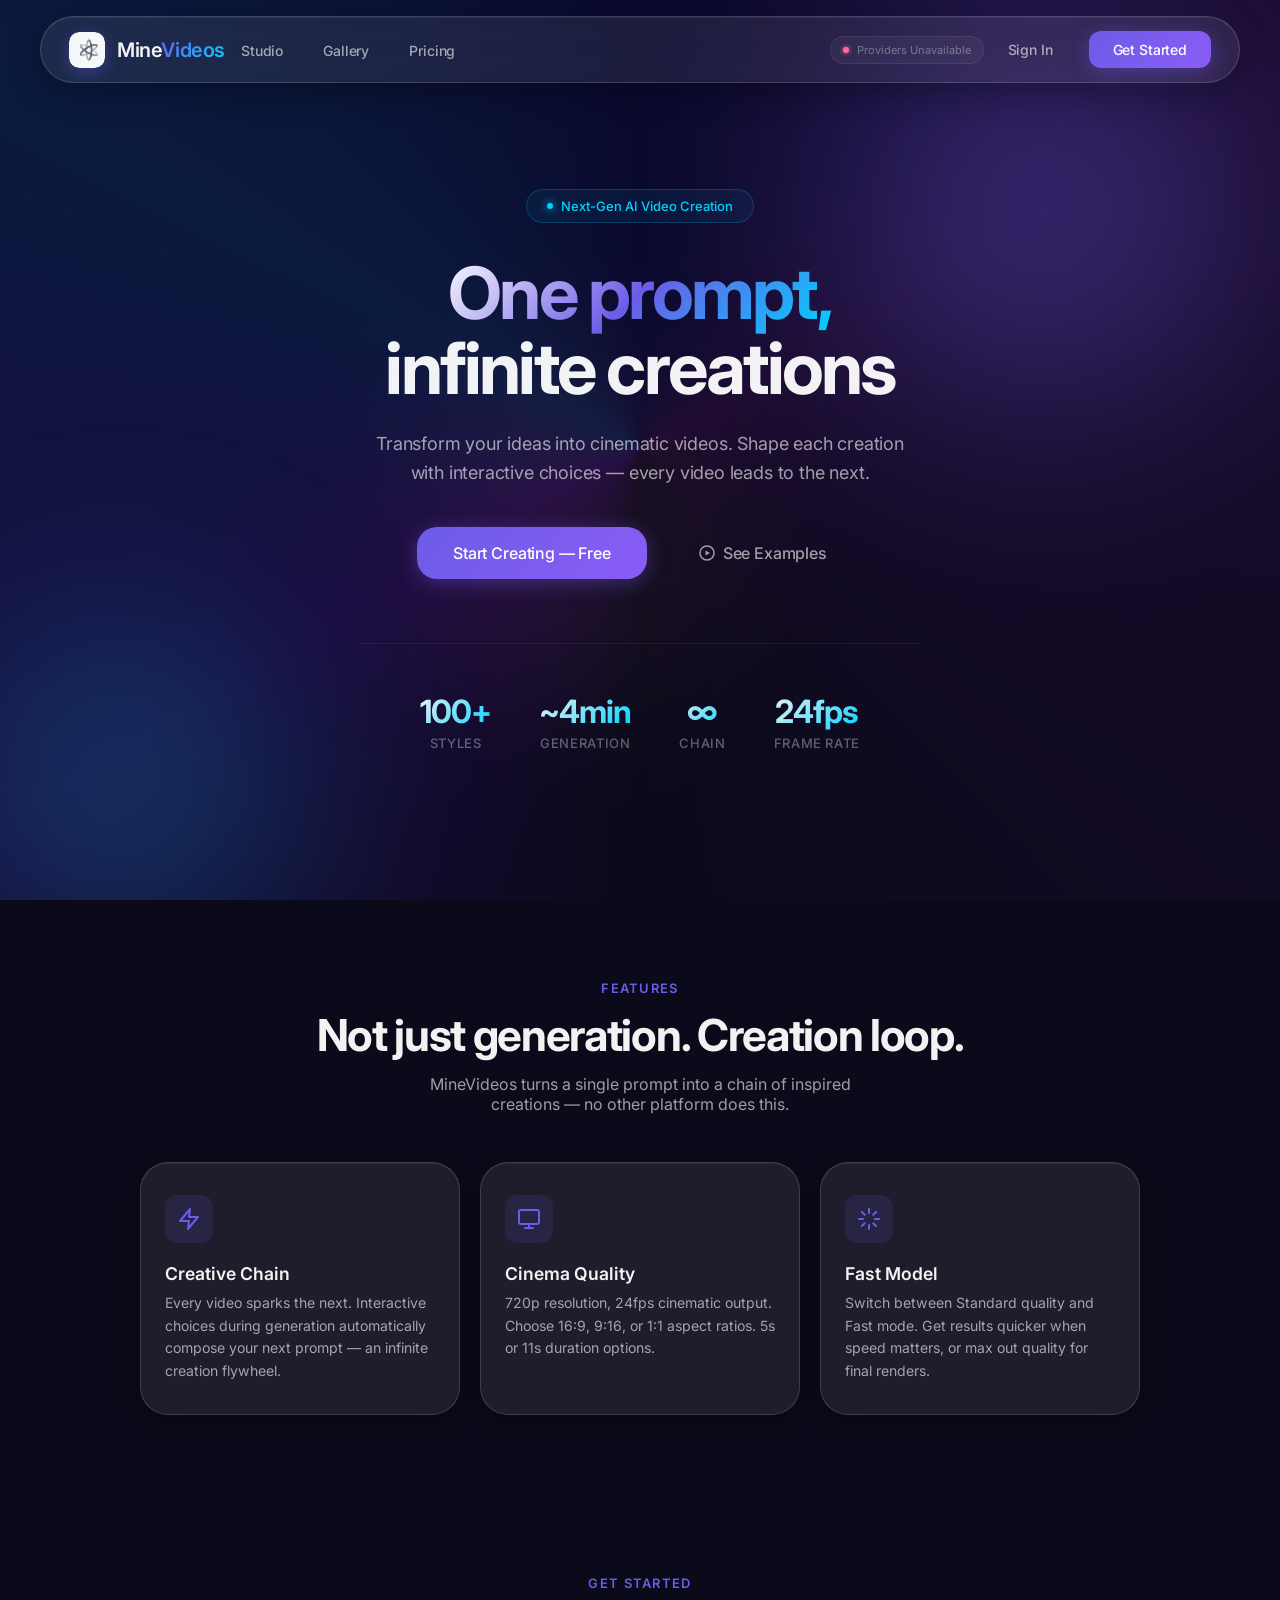
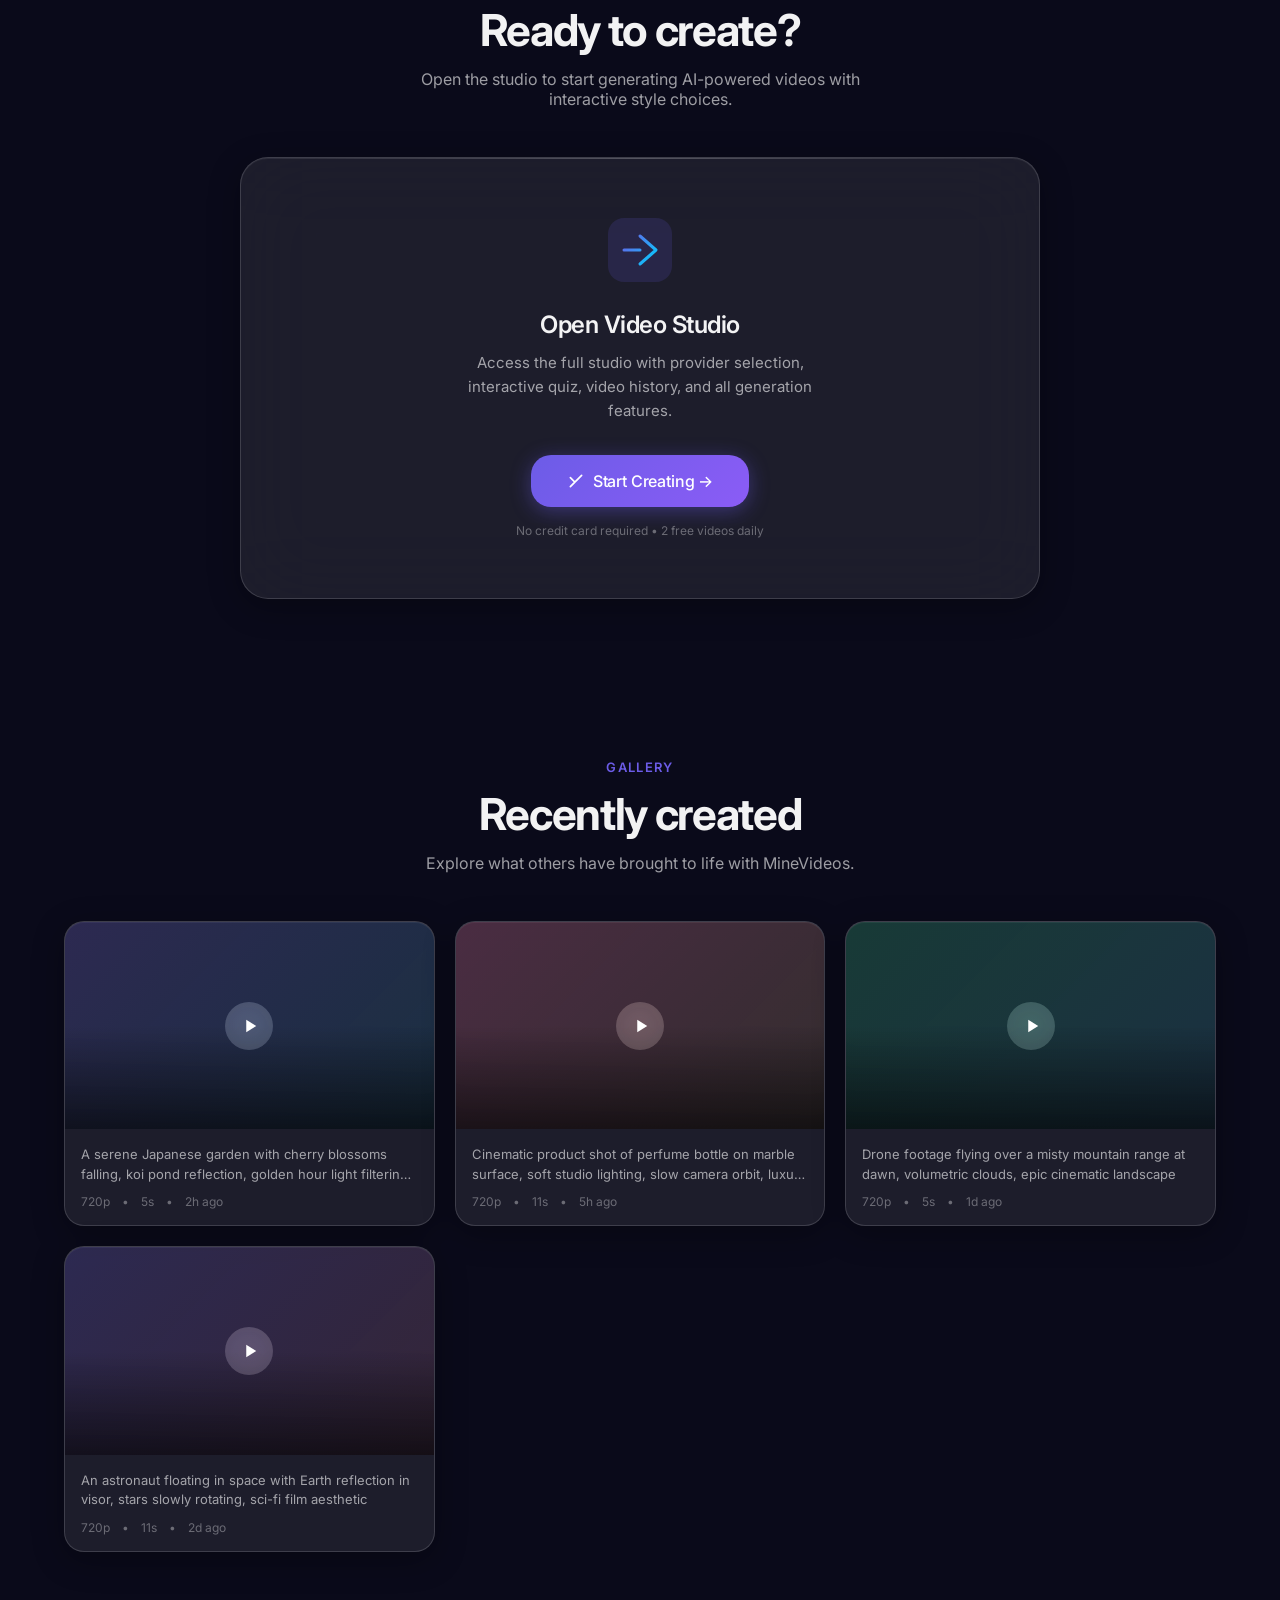
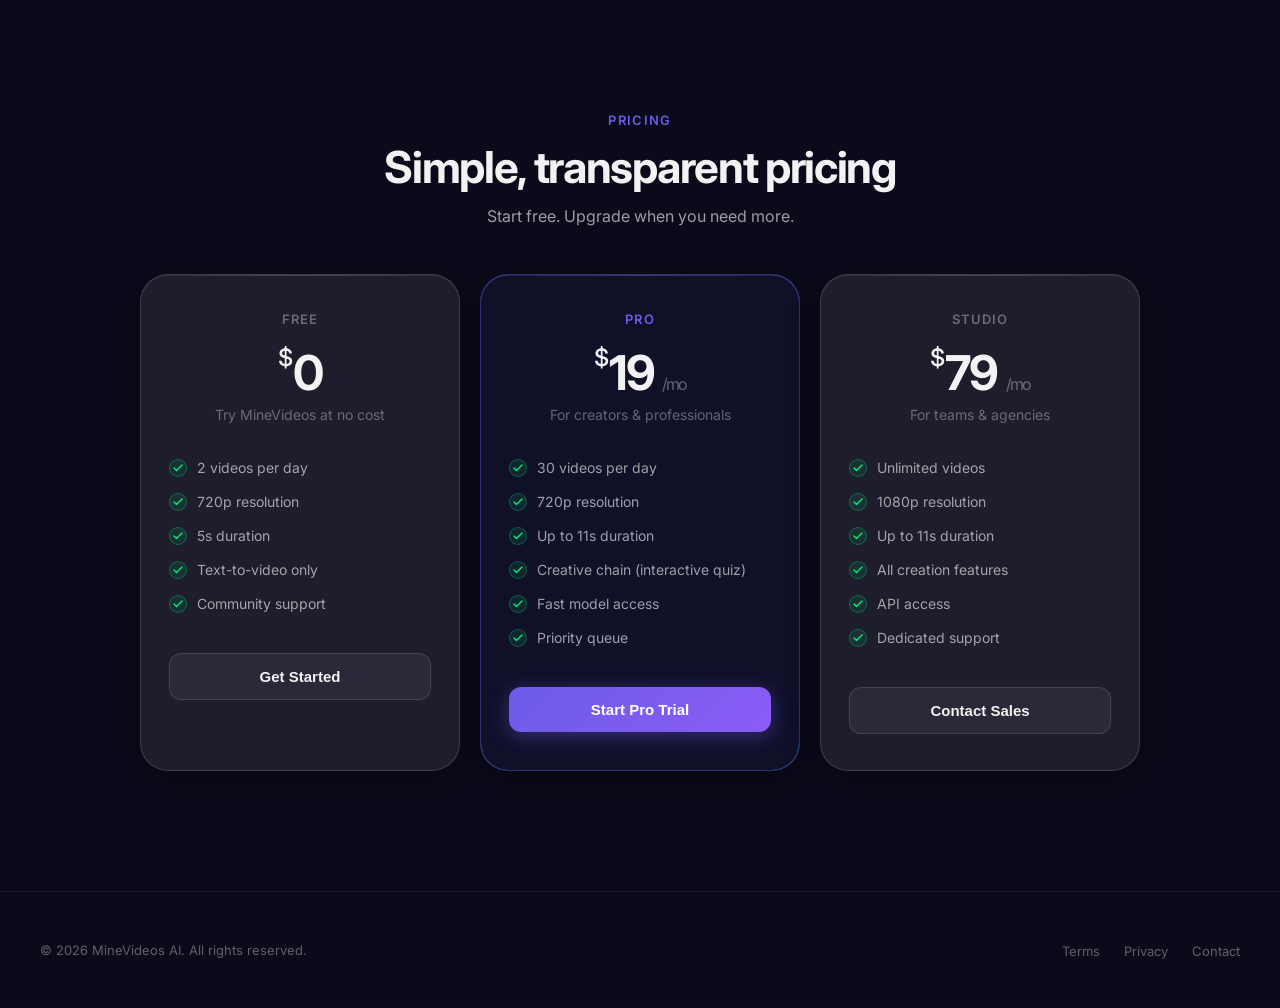
<file: index.html>
<!DOCTYPE html>
<html lang="en">
<head>
<meta charset="UTF-8">
<meta name="viewport" content="width=device-width, initial-scale=1.0">
<title>MineVideos AI — Create Stunning Videos with AI</title>
<link rel="preconnect" href="https://fonts.googleapis.com">
<link href="https://fonts.googleapis.com/css2?family=Inter:wght@300;400;500;600;700&display=swap" rel="stylesheet">
<style>
/* ═══════════════════════════════════════════════
   MineVideos AI — Glassmorphism UI
   Apple-inspired, minimal & elegant
   ═══════════════════════════════════════════════ */

*, *::before, *::after {
  margin: 0;
  padding: 0;
  box-sizing: border-box;
}

:root {
  --glass-bg: rgba(255, 255, 255, 0.08);
  --glass-border: rgba(255, 255, 255, 0.15);
  --glass-shadow: rgba(0, 0, 0, 0.3);
  --text-primary: rgba(255, 255, 255, 0.95);
  --text-secondary: rgba(255, 255, 255, 0.6);
  --text-tertiary: rgba(255, 255, 255, 0.35);
  --accent: #6C5CE7;
  --accent-glow: rgba(108, 92, 231, 0.4);
  --accent-secondary: #00D2FF;
  --success: #00E676;
  --warning: #FFB74D;
  --radius-sm: 12px;
  --radius-md: 20px;
  --radius-lg: 28px;
  --radius-xl: 36px;
  --blur: 40px;
  --blur-heavy: 80px;
  --transition: cubic-bezier(0.4, 0, 0.2, 1);
}

html {
  scroll-behavior: smooth;
}

body {
  font-family: 'Inter', -apple-system, BlinkMacSystemFont, 'SF Pro Display', 'Segoe UI', sans-serif;
  background: #0a0a1a;
  color: var(--text-primary);
  min-height: 100vh;
  overflow-x: hidden;
  -webkit-font-smoothing: antialiased;
  -moz-osx-font-smoothing: grayscale;
}

/* ── Animated Background ── */
.bg-canvas {
  position: fixed;
  inset: 0;
  z-index: 0;
  overflow: hidden;
}

.bg-canvas::before {
  content: '';
  position: absolute;
  width: 140vmax;
  height: 140vmax;
  top: 50%;
  left: 50%;
  transform: translate(-50%, -50%);
  background: conic-gradient(
    from 180deg,
    #0a0a1a 0deg,
    #1a0a3e 60deg,
    #0a1a3e 120deg,
    #0a0a2e 180deg,
    #1a0a2e 240deg,
    #0a0a1a 360deg
  );
  animation: bgRotate 120s linear infinite;
}

.orb {
  position: absolute;
  border-radius: 50%;
  filter: blur(100px);
  opacity: 0.5;
  animation: orbFloat 20s ease-in-out infinite;
}

.orb-1 {
  width: 600px;
  height: 600px;
  background: radial-gradient(circle, var(--accent) 0%, transparent 70%);
  top: -10%;
  right: -5%;
  animation-delay: 0s;
}

.orb-2 {
  width: 500px;
  height: 500px;
  background: radial-gradient(circle, var(--accent-secondary) 0%, transparent 70%);
  bottom: -15%;
  left: -10%;
  animation-delay: -7s;
  opacity: 0.3;
}

.orb-3 {
  width: 350px;
  height: 350px;
  background: radial-gradient(circle, #FF6B9D 0%, transparent 70%);
  top: 40%;
  left: 30%;
  animation-delay: -14s;
  opacity: 0.2;
}

@keyframes bgRotate {
  to { transform: translate(-50%, -50%) rotate(360deg); }
}

@keyframes orbFloat {
  0%, 100% { transform: translate(0, 0) scale(1); }
  33% { transform: translate(30px, -40px) scale(1.05); }
  66% { transform: translate(-20px, 20px) scale(0.95); }
}

/* ── Glass Utility ── */
.glass {
  background: var(--glass-bg);
  backdrop-filter: blur(var(--blur));
  -webkit-backdrop-filter: blur(var(--blur));
  border: 1px solid var(--glass-border);
  box-shadow:
    0 8px 32px var(--glass-shadow),
    inset 0 1px 0 rgba(255, 255, 255, 0.06);
}

.glass-heavy {
  background: rgba(255, 255, 255, 0.05);
  backdrop-filter: blur(var(--blur-heavy));
  -webkit-backdrop-filter: blur(var(--blur-heavy));
  border: 1px solid rgba(255, 255, 255, 0.08);
  box-shadow:
    0 16px 64px rgba(0, 0, 0, 0.4),
    inset 0 1px 0 rgba(255, 255, 255, 0.04);
}

/* ── Layout ── */
.content-layer {
  position: relative;
  z-index: 1;
}

.container {
  max-width: 1200px;
  margin: 0 auto;
  padding: 0 24px;
}

/* ── Navigation ── */
.nav {
  position: fixed;
  top: 0;
  left: 0;
  right: 0;
  z-index: 100;
  padding: 16px 24px;
  transition: all 0.5s var(--transition);
}

.nav.scrolled {
  padding: 10px 24px;
}

.nav-inner {
  max-width: 1200px;
  margin: 0 auto;
  display: flex;
  align-items: center;
  justify-content: space-between;
  padding: 14px 28px;
  border-radius: var(--radius-xl);
  transition: all 0.5s var(--transition);
}

.nav.scrolled .nav-inner {
  border-radius: var(--radius-lg);
  background: rgba(10, 10, 26, 0.7);
  backdrop-filter: blur(60px);
  -webkit-backdrop-filter: blur(60px);
  border-color: rgba(255, 255, 255, 0.08);
}

.logo {
  display: flex;
  align-items: center;
  gap: 12px;
  text-decoration: none;
}

.logo-icon {
  width: 36px;
  height: 36px;
  border-radius: 10px;
  display: flex;
  align-items: center;
  justify-content: center;
  overflow: hidden;
  box-shadow: 0 4px 16px var(--accent-glow);
}

.logo-text {
  font-size: 20px;
  font-weight: 600;
  letter-spacing: -0.02em;
  color: var(--text-primary);
}

.logo-text span {
  background: linear-gradient(135deg, var(--accent), var(--accent-secondary));
  -webkit-background-clip: text;
  -webkit-text-fill-color: transparent;
  background-clip: text;
}

.nav-links {
  display: flex;
  align-items: center;
  gap: 8px;
  list-style: none;
}

.nav-links a {
  color: var(--text-secondary);
  text-decoration: none;
  font-size: 14px;
  font-weight: 500;
  padding: 8px 16px;
  border-radius: var(--radius-sm);
  transition: all 0.3s var(--transition);
  letter-spacing: -0.01em;
}

.nav-links a:hover {
  color: var(--text-primary);
  background: rgba(255, 255, 255, 0.06);
}

.nav-cta {
  display: flex;
  align-items: center;
  gap: 12px;
}

.btn {
  display: inline-flex;
  align-items: center;
  justify-content: center;
  gap: 8px;
  padding: 10px 24px;
  border-radius: var(--radius-sm);
  font-size: 14px;
  font-weight: 500;
  text-decoration: none;
  cursor: pointer;
  border: none;
  transition: all 0.3s var(--transition);
  letter-spacing: -0.01em;
}

.btn-ghost {
  color: var(--text-secondary);
  background: transparent;
}

.btn-ghost:hover {
  color: var(--text-primary);
  background: rgba(255, 255, 255, 0.06);
}

.btn-primary {
  color: white;
  background: linear-gradient(135deg, var(--accent), #8B5CF6);
  box-shadow: 0 4px 20px var(--accent-glow);
}

.btn-primary:hover {
  transform: translateY(-1px);
  box-shadow: 0 8px 30px var(--accent-glow);
}

.btn-large {
  padding: 16px 36px;
  font-size: 16px;
  border-radius: var(--radius-md);
}

/* ── Hero Section ── */
.hero {
  min-height: 100vh;
  display: flex;
  align-items: center;
  justify-content: center;
  padding: 120px 24px 80px;
  text-align: center;
}

.hero-content {
  max-width: 800px;
}

.hero-badge {
  display: inline-flex;
  align-items: center;
  gap: 8px;
  padding: 8px 20px;
  border-radius: 100px;
  font-size: 13px;
  font-weight: 500;
  color: var(--accent-secondary);
  margin-bottom: 32px;
  border: 1px solid rgba(0, 210, 255, 0.2);
  background: rgba(0, 210, 255, 0.06);
}

.hero-badge::before {
  content: '';
  width: 6px;
  height: 6px;
  border-radius: 50%;
  background: var(--accent-secondary);
  box-shadow: 0 0 8px var(--accent-secondary);
  animation: pulse 2s ease-in-out infinite;
}

@keyframes pulse {
  0%, 100% { opacity: 1; }
  50% { opacity: 0.4; }
}

.hero h1 {
  font-size: clamp(40px, 7vw, 72px);
  font-weight: 700;
  line-height: 1.05;
  letter-spacing: -0.04em;
  margin-bottom: 24px;
}

.hero h1 .gradient-text {
  background: linear-gradient(135deg, #fff 0%, var(--accent) 50%, var(--accent-secondary) 100%);
  -webkit-background-clip: text;
  -webkit-text-fill-color: transparent;
  background-clip: text;
}

.hero p {
  font-size: 18px;
  line-height: 1.6;
  color: var(--text-secondary);
  max-width: 560px;
  margin: 0 auto 40px;
  letter-spacing: -0.01em;
}

.hero-actions {
  display: flex;
  align-items: center;
  justify-content: center;
  gap: 16px;
  flex-wrap: wrap;
}

.hero-stats {
  display: flex;
  justify-content: center;
  gap: 48px;
  margin-top: 64px;
  padding-top: 48px;
  border-top: 1px solid rgba(255, 255, 255, 0.06);
}

.stat {
  text-align: center;
}

.stat-value {
  font-size: 32px;
  font-weight: 700;
  letter-spacing: -0.03em;
  background: linear-gradient(135deg, var(--text-primary), var(--accent-secondary));
  -webkit-background-clip: text;
  -webkit-text-fill-color: transparent;
  background-clip: text;
}

.stat-label {
  font-size: 13px;
  color: var(--text-tertiary);
  margin-top: 4px;
  font-weight: 500;
  text-transform: uppercase;
  letter-spacing: 0.05em;
}

/* ── Create Section (Main App Interface) ── */
.create-section {
  padding: 80px 24px;
}

.section-header {
  text-align: center;
  margin-bottom: 48px;
}

.section-label {
  font-size: 13px;
  font-weight: 600;
  text-transform: uppercase;
  letter-spacing: 0.1em;
  color: var(--accent);
  margin-bottom: 12px;
}

.section-title {
  font-size: clamp(28px, 4vw, 44px);
  font-weight: 700;
  letter-spacing: -0.03em;
  margin-bottom: 12px;
}

.section-desc {
  font-size: 16px;
  color: var(--text-secondary);
  max-width: 480px;
  margin: 0 auto;
}


/* ── Features Section ── */
.features-section {
  padding: 80px 24px;
}
.features-grid {
  display: grid;
  grid-template-columns: repeat(auto-fit, minmax(240px, 1fr));
  gap: 20px;
  max-width: 1000px;
  margin: 0 auto;
}
.feature-card {
  padding: 32px 24px;
  border-radius: var(--radius-lg);
  transition: all 0.4s var(--transition);
}
.feature-card:hover {
  transform: translateY(-4px);
  border-color: rgba(255,255,255,0.15);
}
.feature-icon {
  width: 48px;
  height: 48px;
  border-radius: 12px;
  background: rgba(108,92,231,0.12);
  display: flex;
  align-items: center;
  justify-content: center;
  margin-bottom: 20px;
  color: var(--accent);
}
.feature-card h3 {
  font-size: 1.1rem;
  font-weight: 600;
  margin-bottom: 8px;
}
.feature-card p {
  font-size: 0.88rem;
  color: var(--text-secondary);
  line-height: 1.6;
}

/* ── Prompt Card ── */
.prompt-card {
  max-width: 800px;
  margin: 0 auto;
  border-radius: var(--radius-lg);
  padding: 32px;
  position: relative;
  overflow: hidden;
}

.prompt-card::before {
  content: '';
  position: absolute;
  top: 0;
  left: 0;
  right: 0;
  height: 1px;
  background: linear-gradient(90deg, transparent, rgba(255,255,255,0.2), transparent);
}

.prompt-input-wrapper {
  position: relative;
}

.prompt-textarea {
  width: 100%;
  min-height: 120px;
  background: rgba(255, 255, 255, 0.04);
  border: 1px solid rgba(255, 255, 255, 0.08);
  border-radius: var(--radius-md);
  padding: 20px;
  color: var(--text-primary);
  font-size: 16px;
  font-family: inherit;
  line-height: 1.6;
  resize: vertical;
  transition: all 0.3s var(--transition);
  letter-spacing: -0.01em;
}

.prompt-textarea::placeholder {
  color: var(--text-tertiary);
}

.prompt-textarea:focus {
  outline: none;
  border-color: rgba(108, 92, 231, 0.5);
  box-shadow: 0 0 0 4px rgba(108, 92, 231, 0.1);
  background: rgba(255, 255, 255, 0.06);
}

.prompt-controls {
  display: flex;
  align-items: center;
  justify-content: space-between;
  margin-top: 20px;
  flex-wrap: wrap;
  gap: 12px;
}

/* Upload Preview */
.upload-preview {
  margin-top: 12px;
  animation: fadeUp 0.3s ease;
}
.preview-item {
  position: relative;
  display: inline-block;
  border-radius: 12px;
  overflow: hidden;
  border: 1px solid var(--border);
  background: rgba(255,255,255,0.03);
}
.preview-item img {
  display: block;
  max-width: 200px;
  max-height: 140px;
  object-fit: cover;
}
.preview-remove {
  position: absolute;
  top: 4px;
  right: 4px;
  width: 24px;
  height: 24px;
  border-radius: 50%;
  background: rgba(0,0,0,0.6);
  color: #fff;
  border: none;
  cursor: pointer;
  font-size: 1rem;
  display: flex;
  align-items: center;
  justify-content: center;
  transition: background 0.2s;
}
.preview-remove:hover { background: rgba(255,60,60,0.8); }

/* Voice Recording State */
.attach-btn.recording {
  color: #ff4757 !important;
  border-color: rgba(255,71,87,0.4) !important;
  background: rgba(255,71,87,0.1) !important;
  animation: pulse-record 1.5s infinite;
}
@keyframes pulse-record {
  0%, 100% { box-shadow: 0 0 0 0 rgba(255,71,87,0.3); }
  50% { box-shadow: 0 0 0 6px rgba(255,71,87,0); }
}

.control-group {
  display: flex;
  align-items: center;
  gap: 8px;
}

.control-chip {
  display: inline-flex;
  align-items: center;
  gap: 6px;
  padding: 8px 16px;
  border-radius: 100px;
  font-size: 13px;
  font-weight: 500;
  color: var(--text-secondary);
  background: rgba(255, 255, 255, 0.04);
  border: 1px solid rgba(255, 255, 255, 0.08);
  cursor: pointer;
  transition: all 0.3s var(--transition);
  user-select: none;
}

.control-chip:hover {
  background: rgba(255, 255, 255, 0.08);
  color: var(--text-primary);
}

.control-chip.active {
  background: rgba(108, 92, 231, 0.15);
  border-color: rgba(108, 92, 231, 0.3);
  color: var(--accent);
}

.control-chip svg {
  width: 14px;
  height: 14px;
}

.generate-btn {
  padding: 12px 32px;
  border-radius: var(--radius-sm);
  font-size: 15px;
  font-weight: 600;
  color: white;
  background: linear-gradient(135deg, var(--accent), #8B5CF6);
  border: none;
  cursor: pointer;
  transition: all 0.3s var(--transition);
  box-shadow: 0 4px 20px var(--accent-glow);
  display: inline-flex;
  align-items: center;
  gap: 8px;
}

.generate-btn:hover {
  transform: translateY(-2px);
  box-shadow: 0 8px 32px var(--accent-glow);
}

.generate-btn:active {
  transform: translateY(0);
}

.generate-btn.loading {
  pointer-events: none;
  opacity: 0.7;
}

.generate-btn .spinner {
  width: 16px;
  height: 16px;
  border: 2px solid rgba(255,255,255,0.3);
  border-top-color: white;
  border-radius: 50%;
  animation: spin 0.8s linear infinite;
  display: none;
}

.generate-btn.loading .spinner {
  display: block;
}

.generate-btn.loading .btn-text {
  display: none;
}

@keyframes spin {
  to { transform: rotate(360deg); }
}

/* ── Attachment Upload ── */
.attachments-bar {
  display: flex;
  align-items: center;
  gap: 12px;
  margin-top: 16px;
  padding-top: 16px;
  border-top: 1px solid rgba(255, 255, 255, 0.06);
}

.attach-btn {
  display: inline-flex;
  align-items: center;
  gap: 6px;
  padding: 8px 14px;
  border-radius: 10px;
  font-size: 13px;
  color: var(--text-tertiary);
  background: rgba(255, 255, 255, 0.03);
  border: 1px dashed rgba(255, 255, 255, 0.1);
  cursor: pointer;
  transition: all 0.3s var(--transition);
}

.attach-btn:hover {
  color: var(--text-secondary);
  background: rgba(255, 255, 255, 0.06);
  border-color: rgba(255, 255, 255, 0.15);
}

.attach-btn svg {
  width: 16px;
  height: 16px;
}

/* ── My Videos Section ── */
.my-videos-section {
  padding: 80px 0 100px;
  display: none;
}

.my-videos-section.visible {
  display: block;
}

.my-videos-grid {
  display: grid;
  grid-template-columns: repeat(auto-fill, minmax(320px, 1fr));
  gap: 24px;
  margin-top: 40px;
}

.video-card {
  background: var(--glass-bg);
  backdrop-filter: blur(var(--blur));
  -webkit-backdrop-filter: blur(var(--blur));
  border: 1px solid var(--glass-border);
  border-radius: var(--radius-md);
  overflow: hidden;
  transition: all 0.4s var(--transition);
  animation: cardSlideIn 0.5s var(--transition) forwards;
  opacity: 0;
  transform: translateY(20px);
}

@keyframes cardSlideIn {
  to {
    opacity: 1;
    transform: translateY(0);
  }
}

.video-card:hover {
  transform: translateY(-4px);
  border-color: rgba(255, 255, 255, 0.25);
  box-shadow: 0 20px 60px rgba(0, 0, 0, 0.4);
}

.video-card-media {
  position: relative;
  aspect-ratio: 16/9;
  background: rgba(0, 0, 0, 0.4);
  overflow: hidden;
}

.video-card-media video,
.video-card-media img {
  width: 100%;
  height: 100%;
  object-fit: cover;
}

.video-card-overlay {
  position: absolute;
  inset: 0;
  background: linear-gradient(to top, rgba(0,0,0,0.6) 0%, transparent 50%);
  opacity: 0;
  transition: opacity 0.3s;
  display: flex;
  align-items: center;
  justify-content: center;
}

.video-card:hover .video-card-overlay {
  opacity: 1;
}

.video-card-play {
  width: 56px;
  height: 56px;
  border-radius: 50%;
  background: rgba(255, 255, 255, 0.9);
  display: flex;
  align-items: center;
  justify-content: center;
  transform: scale(0.8);
  transition: transform 0.3s;
}

.video-card:hover .video-card-play {
  transform: scale(1);
}

.video-card-play svg {
  width: 24px;
  height: 24px;
  color: #0a0a1a;
  margin-left: 3px;
}

.video-card-status {
  position: absolute;
  top: 12px;
  right: 12px;
  padding: 6px 12px;
  border-radius: 100px;
  font-size: 11px;
  font-weight: 600;
  text-transform: uppercase;
  letter-spacing: 0.05em;
}

.video-card-status.completed {
  background: rgba(0, 230, 118, 0.2);
  color: var(--success);
  border: 1px solid rgba(0, 230, 118, 0.3);
}

.video-card-status.generating {
  background: rgba(108, 92, 231, 0.2);
  color: var(--accent);
  border: 1px solid rgba(108, 92, 231, 0.3);
}

.video-card-status.failed {
  background: rgba(255, 107, 157, 0.2);
  color: #FF6B9D;
  border: 1px solid rgba(255, 107, 157, 0.3);
}

.video-card-loading {
  position: absolute;
  inset: 0;
  display: flex;
  flex-direction: column;
  align-items: center;
  justify-content: center;
  gap: 16px;
}

.video-card-loading .spinner-lg {
  width: 48px;
  height: 48px;
  border: 3px solid rgba(255, 255, 255, 0.1);
  border-top-color: var(--accent);
  border-radius: 50%;
  animation: spin 1s linear infinite;
}

@keyframes spin {
  to { transform: rotate(360deg); }
}

.video-card-loading-text {
  color: var(--text-secondary);
  font-size: 13px;
}

.video-card-content {
  padding: 16px 20px 20px;
}

.video-card-prompt {
  font-size: 14px;
  line-height: 1.5;
  color: var(--text-primary);
  display: -webkit-box;
  -webkit-line-clamp: 2;
  -webkit-box-orient: vertical;
  overflow: hidden;
  margin-bottom: 12px;
}

.video-card-meta {
  display: flex;
  align-items: center;
  gap: 12px;
  font-size: 12px;
  color: var(--text-tertiary);
}

.video-card-meta span {
  display: flex;
  align-items: center;
  gap: 4px;
}

.my-videos-empty {
  text-align: center;
  padding: 60px 20px;
  color: var(--text-secondary);
}

.my-videos-empty-icon {
  width: 80px;
  height: 80px;
  margin: 0 auto 24px;
  opacity: 0.3;
}

.my-videos-empty h3 {
  font-size: 18px;
  font-weight: 600;
  margin-bottom: 8px;
  color: var(--text-primary);
}

.my-videos-empty p {
  font-size: 14px;
  color: var(--text-tertiary);
}

/* ── Nav User Dropdown ── */
.nav-user-menu {
  position: relative;
}

.nav-user-btn {
  display: flex;
  align-items: center;
  gap: 8px;
  padding: 8px 16px;
  border-radius: var(--radius-sm);
  background: rgba(255, 255, 255, 0.06);
  border: 1px solid rgba(255, 255, 255, 0.1);
  color: var(--text-primary);
  font-size: 14px;
  font-weight: 500;
  cursor: pointer;
  transition: all 0.3s var(--transition);
}

.nav-user-btn:hover {
  background: rgba(255, 255, 255, 0.1);
  border-color: rgba(255, 255, 255, 0.2);
}

.nav-user-dropdown {
  position: absolute;
  top: calc(100% + 8px);
  right: 0;
  min-width: 180px;
  background: rgba(15, 15, 30, 0.95);
  backdrop-filter: blur(40px);
  border: 1px solid rgba(255, 255, 255, 0.15);
  border-radius: var(--radius-sm);
  padding: 8px;
  opacity: 0;
  visibility: hidden;
  transform: translateY(-8px);
  transition: all 0.2s var(--transition);
  z-index: 200;
}

.nav-user-menu:hover .nav-user-dropdown {
  opacity: 1;
  visibility: visible;
  transform: translateY(0);
}

.nav-user-dropdown a,
.nav-user-dropdown button {
  display: flex;
  align-items: center;
  gap: 10px;
  width: 100%;
  padding: 10px 14px;
  border-radius: 8px;
  font-size: 13px;
  color: var(--text-secondary);
  background: transparent;
  border: none;
  cursor: pointer;
  transition: all 0.2s;
  text-decoration: none;
}

.nav-user-dropdown a:hover,
.nav-user-dropdown button:hover {
  background: rgba(255, 255, 255, 0.06);
  color: var(--text-primary);
}

.nav-user-dropdown .signout-btn {
  color: #FF6B9D;
}

.nav-user-dropdown .signout-btn:hover {
  background: rgba(255, 107, 157, 0.1);
  color: #FF6B9D;
}

.nav-credits {
  display: inline-flex;
  align-items: center;
  gap: 6px;
  padding: 8px 16px;
  border-radius: var(--radius-sm);
  background: rgba(0, 210, 255, 0.1);
  border: 1px solid rgba(0, 210, 255, 0.2);
  color: var(--accent-secondary);
  font-size: 13px;
  font-weight: 500;
}

/* ── Gallery Section ── */
.gallery-section {
  padding: 80px 24px;
}

.gallery-grid {
  display: grid;
  grid-template-columns: repeat(auto-fill, minmax(280px, 1fr));
  gap: 20px;
  max-width: 1200px;
  margin: 0 auto;
}

.video-card {
  border-radius: var(--radius-md);
  overflow: hidden;
  transition: all 0.4s var(--transition);
  cursor: pointer;
  position: relative;
}

.video-card:hover {
  transform: translateY(-4px);
  box-shadow: 0 20px 60px rgba(0, 0, 0, 0.5);
  border-color: rgba(255, 255, 255, 0.2);
}

.video-thumb {
  aspect-ratio: 16/9;
  background: linear-gradient(135deg, rgba(108, 92, 231, 0.2), rgba(0, 210, 255, 0.1));
  display: flex;
  align-items: center;
  justify-content: center;
  position: relative;
  overflow: hidden;
}

.video-thumb::after {
  content: '';
  position: absolute;
  inset: 0;
  background: linear-gradient(to top, rgba(0,0,0,0.6) 0%, transparent 50%);
}

.play-icon {
  width: 48px;
  height: 48px;
  border-radius: 50%;
  background: rgba(255, 255, 255, 0.15);
  backdrop-filter: blur(20px);
  display: flex;
  align-items: center;
  justify-content: center;
  z-index: 1;
  transition: all 0.3s var(--transition);
}

.video-card:hover .play-icon {
  background: rgba(255, 255, 255, 0.25);
  transform: scale(1.1);
}

.play-icon svg {
  width: 20px;
  height: 20px;
  fill: white;
  margin-left: 2px;
}

.video-info {
  padding: 16px;
}

.video-prompt {
  font-size: 13px;
  color: var(--text-secondary);
  line-height: 1.5;
  display: -webkit-box;
  -webkit-line-clamp: 2;
  -webkit-box-orient: vertical;
  overflow: hidden;
}

.video-meta {
  display: flex;
  align-items: center;
  gap: 12px;
  margin-top: 10px;
  font-size: 12px;
  color: var(--text-tertiary);
}

.video-meta span {
  display: inline-flex;
  align-items: center;
  gap: 4px;
}

/* ── Pricing Section ── */
.pricing-section {
  padding: 80px 24px 120px;
}

.pricing-grid {
  display: grid;
  grid-template-columns: repeat(auto-fit, minmax(260px, 1fr));
  gap: 20px;
  max-width: 1000px;
  margin: 0 auto;
}

.pricing-card {
  border-radius: var(--radius-lg);
  padding: 36px 28px;
  text-align: center;
  transition: all 0.4s var(--transition);
  position: relative;
  overflow: hidden;
}

.pricing-card::before {
  content: '';
  position: absolute;
  top: 0;
  left: 0;
  right: 0;
  height: 1px;
  background: linear-gradient(90deg, transparent, rgba(255,255,255,0.15), transparent);
}

.pricing-card:hover {
  transform: translateY(-4px);
  border-color: rgba(255, 255, 255, 0.2);
}

.pricing-card.featured {
  border-color: rgba(108, 92, 231, 0.4);
  background: rgba(108, 92, 231, 0.08);
}

.pricing-card.featured::after {
  content: '';
  position: absolute;
  inset: -1px;
  border-radius: var(--radius-lg);
  padding: 1px;
  background: linear-gradient(135deg, var(--accent), var(--accent-secondary));
  -webkit-mask: linear-gradient(#fff 0 0) content-box, linear-gradient(#fff 0 0);
  -webkit-mask-composite: xor;
  mask-composite: exclude;
  pointer-events: none;
}

.pricing-label {
  font-size: 13px;
  font-weight: 600;
  text-transform: uppercase;
  letter-spacing: 0.08em;
  color: var(--text-tertiary);
  margin-bottom: 16px;
}

.pricing-card.featured .pricing-label {
  color: var(--accent);
}

.pricing-value {
  font-size: 48px;
  font-weight: 700;
  letter-spacing: -0.04em;
  margin-bottom: 4px;
}

.pricing-value .currency {
  font-size: 24px;
  font-weight: 500;
  vertical-align: top;
  margin-right: 2px;
}

.pricing-value .period {
  font-size: 16px;
  font-weight: 400;
  color: var(--text-tertiary);
}

.pricing-desc {
  font-size: 14px;
  color: var(--text-tertiary);
  margin-bottom: 28px;
}

.pricing-features {
  list-style: none;
  text-align: left;
  margin-bottom: 32px;
}

.pricing-features li {
  font-size: 14px;
  color: var(--text-secondary);
  padding: 8px 0;
  display: flex;
  align-items: center;
  gap: 10px;
}

.pricing-features li::before {
  content: '';
  width: 18px;
  height: 18px;
  border-radius: 50%;
  background: rgba(0, 230, 118, 0.1);
  border: 1px solid rgba(0, 230, 118, 0.3);
  display: flex;
  align-items: center;
  justify-content: center;
  flex-shrink: 0;
  background-image: url("data:image/svg+xml,%3Csvg width='10' height='8' viewBox='0 0 10 8' fill='none' xmlns='http://www.w3.org/2000/svg'%3E%3Cpath d='M1 4L3.5 6.5L9 1' stroke='%2300E676' stroke-width='1.5' stroke-linecap='round' stroke-linejoin='round'/%3E%3C/svg%3E");
  background-repeat: no-repeat;
  background-position: center;
}

.pricing-btn {
  width: 100%;
  padding: 14px;
  border-radius: var(--radius-sm);
  font-size: 15px;
  font-weight: 600;
  cursor: pointer;
  transition: all 0.3s var(--transition);
  border: none;
}

.pricing-btn-outline {
  color: var(--text-primary);
  background: rgba(255, 255, 255, 0.06);
  border: 1px solid rgba(255, 255, 255, 0.12);
}

.pricing-btn-outline:hover {
  background: rgba(255, 255, 255, 0.1);
}

.pricing-btn-fill {
  color: white;
  background: linear-gradient(135deg, var(--accent), #8B5CF6);
  box-shadow: 0 4px 20px var(--accent-glow);
}

.pricing-btn-fill:hover {
  transform: translateY(-1px);
  box-shadow: 0 8px 30px var(--accent-glow);
}

/* ── Footer ── */
.footer {
  padding: 48px 24px;
  border-top: 1px solid rgba(255, 255, 255, 0.06);
}

.footer-inner {
  max-width: 1200px;
  margin: 0 auto;
  display: flex;
  align-items: center;
  justify-content: space-between;
  flex-wrap: wrap;
  gap: 16px;
}

.footer-copy {
  font-size: 13px;
  color: var(--text-tertiary);
}

.footer-links {
  display: flex;
  gap: 24px;
  list-style: none;
}

.footer-links a {
  font-size: 13px;
  color: var(--text-tertiary);
  text-decoration: none;
  transition: color 0.3s;
}

.footer-links a:hover {
  color: var(--text-secondary);
}

/* ── Scroll Animations ── */
.fade-up {
  animation: fadeInUp 0.8s var(--transition) both;
}

@keyframes fadeInUp {
  from {
    opacity: 0;
    transform: translateY(30px);
  }
  to {
    opacity: 1;
    transform: translateY(0);
  }
}

/* Stagger animations for sequential elements */
.fade-up:nth-child(2) { animation-delay: 0.1s; }
.fade-up:nth-child(3) { animation-delay: 0.2s; }
.fade-up:nth-child(4) { animation-delay: 0.3s; }

.hero .fade-up {
  animation: none;
  opacity: 1;
  transform: none;
}

/* ── Mobile Menu */
.mobile-toggle {
  display: none;
  background: none;
  border: none;
  cursor: pointer;
  padding: 8px;
}

.mobile-toggle span {
  display: block;
  width: 20px;
  height: 2px;
  background: var(--text-secondary);
  margin: 4px 0;
  border-radius: 2px;
  transition: all 0.3s;
}

/* ── Responsive ── */
@media (max-width: 768px) {
  .nav-links, .nav-cta .btn-ghost {
    display: none;
  }

  .mobile-toggle {
    display: block;
  }

  .nav-inner {
    padding: 10px 16px;
  }

  .hero {
    padding: 100px 16px 60px;
  }

  .hero h1 {
    font-size: 36px;
  }

  .hero p {
    font-size: 16px;
  }

  .hero-stats {
    gap: 20px;
    flex-wrap: wrap;
    justify-content: center;
  }

  .stat-value {
    font-size: 24px;
  }

  .create-section {
    padding: 60px 16px;
  }

  .prompt-card {
    padding: 20px 16px;
  }

  .prompt-textarea {
    padding: 16px;
    font-size: 16px;
    min-height: 100px;
  }

  .attachments-bar {
    flex-wrap: wrap;
    gap: 8px;
  }

  .attach-btn {
    flex: 1 1 auto;
    min-width: 80px;
    justify-content: center;
    padding: 8px 10px;
  }

  .prompt-controls {
    flex-direction: column;
    align-items: stretch;
    gap: 16px;
  }

  .control-group {
    flex-wrap: wrap;
    gap: 8px;
    justify-content: center;
  }

  .control-chip {
    flex: 0 1 auto;
    padding: 8px 14px;
    font-size: 13px;
  }

  .generate-btn {
    width: 100%;
    justify-content: center;
    padding: 14px 24px;
  }

  .preview-item img {
    max-width: 150px;
    max-height: 100px;
  }

  .gen-quiz-options {
    grid-template-columns: 1fr;
  }

  .gallery-section {
    padding: 60px 16px;
  }

  .gallery-grid {
    grid-template-columns: 1fr;
    gap: 16px;
  }

  .pricing-section {
    padding: 60px 16px 100px;
  }

  .pricing-grid {
    grid-template-columns: 1fr;
    max-width: 400px;
    gap: 16px;
  }

  .footer-inner {
    flex-direction: column;
    text-align: center;
  }

  .section-header {
    margin-bottom: 32px;
  }
}

/* ── Extra small devices ── */
@media (max-width: 380px) {
  .hero h1 {
    font-size: 28px;
  }

  .hero-badge {
    font-size: 12px;
    padding: 6px 14px;
  }

  .hero-actions {
    flex-direction: column;
    width: 100%;
  }

  .hero-actions .btn-large {
    width: 100%;
    justify-content: center;
  }

  .hero-stats {
    gap: 12px;
  }

  .stat {
    flex: 0 1 45%;
  }

  .stat-value {
    font-size: 20px;
  }

  .stat-label {
    font-size: 11px;
  }

  .prompt-card {
    padding: 16px 12px;
  }

  .prompt-textarea {
    padding: 14px;
    font-size: 15px;
  }

  .control-chip {
    padding: 6px 12px;
    font-size: 12px;
  }

  .attach-btn {
    font-size: 12px;
    padding: 6px 8px;
  }

  .section-title {
    font-size: 24px;
  }

  .section-desc {
    font-size: 14px;
  }

  .pricing-card {
    padding: 28px 20px;
  }

  .pricing-value {
    font-size: 40px;
  }

  .logo-text {
    font-size: 17px;
  }

  .auth-modal {
    padding: 2rem 1.2rem 1.5rem;
    width: 95%;
  }
}

/* ── Scrollbar ── */
::-webkit-scrollbar {
  width: 6px;
}

::-webkit-scrollbar-track {
  background: transparent;
}

::-webkit-scrollbar-thumb {
  background: rgba(255, 255, 255, 0.1);
  border-radius: 3px;
}

::-webkit-scrollbar-thumb:hover {
  background: rgba(255, 255, 255, 0.2);
}

/* ── Selection ── */
::selection {
  background: rgba(108, 92, 231, 0.3);
  color: white;
}

/* ── Auth Modal ── */
.auth-overlay {
  position: fixed; inset: 0;
  background: rgba(0,0,0,0.6);
  backdrop-filter: blur(20px);
  -webkit-backdrop-filter: blur(20px);
  z-index: 9999;
  display: flex; align-items: center; justify-content: center;
  animation: fadeIn 0.2s ease;
}
.auth-modal {
  background: rgba(30,30,50,0.85);
  border: 1px solid var(--glass-border);
  border-radius: var(--radius-lg);
  padding: 2.5rem 2rem 2rem;
  width: 90%; max-width: 400px;
  position: relative;
  backdrop-filter: blur(var(--blur));
  -webkit-backdrop-filter: blur(var(--blur));
}
.auth-close {
  position: absolute; top: 1rem; right: 1.2rem;
  background: none; border: none; color: var(--text-secondary);
  font-size: 1.5rem; cursor: pointer; transition: color 0.2s;
}
.auth-close:hover { color: var(--text-primary); }
.auth-logo { text-align: center; margin-bottom: 1rem; }
.github-signin-btn {
  display: flex; align-items: center; justify-content: center; gap: 0.7rem;
  width: 100%; padding: 0.85rem 1rem;
  background: rgba(255,255,255,0.08);
  border: 1px solid rgba(255,255,255,0.15);
  border-radius: var(--radius-sm);
  color: var(--text-primary); font-size: 0.95rem; font-weight: 500;
  cursor: pointer; transition: all 0.25s var(--transition);
  text-decoration: none;
}
.github-signin-btn:hover {
  background: rgba(255,255,255,0.14);
  border-color: rgba(255,255,255,0.3);
  transform: translateY(-1px);
}
.auth-divider {
  display: flex; align-items: center; gap: 1rem;
  margin: 1.2rem 0; color: var(--text-tertiary); font-size: 0.8rem;
}
.auth-divider::before, .auth-divider::after {
  content: ''; flex: 1; height: 1px;
  background: rgba(255,255,255,0.1);
}
.auth-input {
  width: 100%; padding: 0.75rem 1rem; margin-bottom: 0.7rem;
  background: rgba(255,255,255,0.06);
  border: 1px solid rgba(255,255,255,0.1);
  border-radius: var(--radius-sm);
  color: var(--text-primary); font-size: 0.9rem;
  outline: none; transition: border-color 0.2s;
}
.auth-input:focus { border-color: var(--accent); }
.auth-input::placeholder { color: var(--text-tertiary); }
.auth-submit-btn {
  width: 100%; padding: 0.8rem;
  background: var(--accent); border: none;
  border-radius: var(--radius-sm);
  color: #fff; font-size: 0.95rem; font-weight: 600;
  cursor: pointer; transition: all 0.25s var(--transition);
}
.auth-submit-btn:hover { background: #5a4bd4; transform: translateY(-1px); }
.auth-footer {
  text-align: center; margin-top: 1rem;
  font-size: 0.82rem; color: var(--text-secondary);
}
.auth-footer a { color: var(--accent-secondary); text-decoration: none; }


/* ── Generation Animation (OpenAI-style) ── */
.gen-animation-overlay {
  display: none;
  position: absolute;
  inset: 0;
  z-index: 50;
  background: rgba(8, 8, 20, 0.95);
  backdrop-filter: blur(20px);
  border-radius: 20px;
  flex-direction: column;
  align-items: center;
  justify-content: center;
  padding: 3rem;
  text-align: center;
  opacity: 0;
  transition: opacity 0.5s ease;
}
.gen-animation-overlay.active {
  display: flex;
  opacity: 1;
}

.gen-shimmer-card {
  width: 100%;
  max-width: 480px;
  aspect-ratio: 16/9;
  border-radius: 16px;
  background: linear-gradient(135deg, rgba(255,255,255,0.03) 0%, rgba(255,255,255,0.08) 50%, rgba(255,255,255,0.03) 100%);
  background-size: 200% 200%;
  animation: shimmerMove 2s ease-in-out infinite;
  border: 1px solid rgba(255,255,255,0.08);
  position: relative;
  overflow: hidden;
  margin-bottom: 2rem;
}

.gen-shimmer-card::before {
  content: '';
  position: absolute;
  inset: 0;
  background: linear-gradient(
    105deg,
    transparent 0%,
    rgba(255,255,255,0.03) 35%,
    rgba(120, 90, 255, 0.06) 50%,
    rgba(255,255,255,0.03) 65%,
    transparent 100%
  );
  background-size: 300% 100%;
  animation: shimmerSweep 2.5s ease-in-out infinite;
}

.gen-shimmer-card::after {
  content: '';
  position: absolute;
  inset: 0;
  background: radial-gradient(circle at 50% 50%, rgba(120,90,255,0.08) 0%, transparent 70%);
  animation: shimmerPulse 3s ease-in-out infinite;
}

@keyframes shimmerMove {
  0%, 100% { background-position: 0% 50%; }
  50% { background-position: 100% 50%; }
}
@keyframes shimmerSweep {
  0% { background-position: 200% 0; }
  100% { background-position: -100% 0; }
}
@keyframes shimmerPulse {
  0%, 100% { opacity: 0.3; transform: scale(0.8); }
  50% { opacity: 1; transform: scale(1.2); }
}

.gen-progress-bar {
  width: 100%;
  max-width: 480px;
  height: 4px;
  background: rgba(255,255,255,0.06);
  border-radius: 2px;
  overflow: hidden;
  margin-bottom: 1.5rem;
}
.gen-progress-fill {
  height: 100%;
  width: 0%;
  border-radius: 2px;
  background: linear-gradient(90deg, #785aff, #a78bfa, #c4b5fd);
  transition: width 0.8s ease;
}

.gen-status-text {
  font-size: 0.95rem;
  color: rgba(255,255,255,0.6);
  letter-spacing: 0.02em;
  margin-bottom: 0.5rem;
  min-height: 1.4em;
}
.gen-prompt-preview {
  font-size: 0.82rem;
  color: rgba(255,255,255,0.3);
  max-width: 400px;
  overflow: hidden;
  text-overflow: ellipsis;
  display: -webkit-box;
  -webkit-line-clamp: 2;
  -webkit-box-orient: vertical;
}

.gen-sparkle {
  position: absolute;
  width: 6px;
  height: 6px;
  border-radius: 50%;
  background: rgba(167, 139, 250, 0.6);
  animation: sparkle 2s ease-in-out infinite;
}
.gen-sparkle:nth-child(1) { top: 20%; left: 15%; animation-delay: 0s; }
.gen-sparkle:nth-child(2) { top: 60%; left: 80%; animation-delay: 0.7s; }
.gen-sparkle:nth-child(3) { top: 40%; left: 50%; animation-delay: 1.4s; }
.gen-sparkle:nth-child(4) { top: 75%; left: 25%; animation-delay: 0.3s; }
.gen-sparkle:nth-child(5) { top: 15%; left: 65%; animation-delay: 1.0s; }

@keyframes sparkle {
  0%, 100% { opacity: 0; transform: scale(0); }
  50% { opacity: 1; transform: scale(1); }
}


/* ── Generation Quiz (Interactive choices while waiting) ── */
.gen-quiz {
  display: none;
  margin-top: 2rem;
  width: 100%;
  max-width: 480px;
  animation: fadeIn 0.5s ease;
}
.gen-quiz.active { display: block; }

.gen-quiz-title {
  font-size: 0.85rem;
  color: rgba(255,255,255,0.5);
  margin-bottom: 1rem;
  display: flex;
  align-items: center;
  gap: 6px;
}
.gen-quiz-title svg { opacity: 0.5; }

.gen-quiz-question {
  font-size: 0.95rem;
  color: rgba(255,255,255,0.85);
  margin-bottom: 0.75rem;
  font-weight: 500;
}

.gen-quiz-options {
  display: flex;
  flex-direction: column;
  gap: 8px;
}

.gen-quiz-option {
  display: flex;
  align-items: center;
  gap: 10px;
  padding: 10px 14px;
  border-radius: 10px;
  background: rgba(255,255,255,0.04);
  border: 1px solid rgba(255,255,255,0.08);
  color: rgba(255,255,255,0.7);
  font-size: 0.88rem;
  cursor: pointer;
  transition: all 0.3s ease;
  text-align: left;
}
.gen-quiz-option:hover {
  background: rgba(120, 90, 255, 0.1);
  border-color: rgba(120, 90, 255, 0.3);
  color: rgba(255,255,255,0.95);
}
.gen-quiz-option.selected {
  background: rgba(120, 90, 255, 0.15);
  border-color: rgba(120, 90, 255, 0.5);
  color: #fff;
  box-shadow: 0 0 20px rgba(120, 90, 255, 0.1);
}
.gen-quiz-option .option-icon {
  font-size: 1.1rem;
  width: 24px;
  text-align: center;
  flex-shrink: 0;
}

.gen-quiz-queue {
  margin-top: 1rem;
  padding: 8px 14px;
  border-radius: 8px;
  background: rgba(120, 90, 255, 0.08);
  border: 1px solid rgba(120, 90, 255, 0.2);
  font-size: 0.8rem;
  color: rgba(167, 139, 250, 0.9);
  display: none;
  align-items: center;
  gap: 8px;
}
.gen-quiz-queue.active { display: flex; }
.gen-quiz-queue svg { animation: spin 2s linear infinite; }

@keyframes fadeIn {
  from { opacity: 0; transform: translateY(8px); }
  to { opacity: 1; transform: translateY(0); }
}

/* Completion state */
.gen-animation-overlay.completed .gen-shimmer-card {
  animation: genComplete 0.6s ease forwards;
}
@keyframes genComplete {
  0% { border-color: rgba(255,255,255,0.08); }
  50% { border-color: rgba(120,90,255,0.4); box-shadow: 0 0 30px rgba(120,90,255,0.2); }
  100% { border-color: rgba(120,90,255,0.15); box-shadow: 0 0 10px rgba(120,90,255,0.1); }
}
.gen-animation-overlay.completed .gen-progress-fill {
  width: 100% !important;
  background: linear-gradient(90deg, #785aff, #a78bfa);
}

/* ═══════════════════════════════════════════════
   Provider Selection Panel (V3.0 Scoring Engine)
   ═══════════════════════════════════════════════ */

/* Provider Health Bar */
.provider-health-bar {
  display: flex;
  align-items: center;
  gap: 8px;
  padding: 6px 12px;
  background: rgba(255,255,255,0.04);
  border: 1px solid rgba(255,255,255,0.08);
  border-radius: 20px;
  font-size: 11px;
  color: var(--text-tertiary);
  margin-left: auto;
}
.provider-health-dot {
  width: 6px;
  height: 6px;
  border-radius: 50%;
  flex-shrink: 0;
}
.provider-health-dot.online { background: #00E676; box-shadow: 0 0 4px #00E676; }
.provider-health-dot.degraded { background: #FFB74D; box-shadow: 0 0 4px #FFB74D; }
.provider-health-dot.offline { background: #FF6B9D; box-shadow: 0 0 4px #FF6B9D; }
.provider-health-dot.loading { background: var(--text-tertiary); animation: pulse 1s infinite; }

/* Provider Panel */
.provider-panel {
  max-width: 800px;
  margin: 20px auto 0;
  border-radius: var(--radius-md);
  background: rgba(255,255,255,0.04);
  border: 1px solid rgba(255,255,255,0.08);
  overflow: hidden;
  display: none;
}
.provider-panel.visible { display: block; animation: fadeIn 0.3s ease; }
.provider-panel-header {
  display: flex;
  align-items: center;
  justify-content: space-between;
  padding: 12px 16px;
  background: rgba(108,92,231,0.08);
  border-bottom: 1px solid rgba(255,255,255,0.06);
}
.provider-panel-title {
  display: flex;
  align-items: center;
  gap: 8px;
  font-size: 13px;
  font-weight: 600;
  color: var(--text-primary);
}
.provider-panel-title svg { color: var(--accent); }
.provider-panel-close {
  width: 24px;
  height: 24px;
  border-radius: 6px;
  background: transparent;
  border: none;
  color: var(--text-tertiary);
  cursor: pointer;
  display: flex;
  align-items: center;
  justify-content: center;
  transition: all 0.2s;
}
.provider-panel-close:hover { background: rgba(255,255,255,0.08); color: var(--text-primary); }

.provider-list {
  display: grid;
  grid-template-columns: repeat(auto-fill, minmax(200px, 1fr));
  gap: 12px;
  padding: 16px;
}

.provider-card {
  padding: 14px;
  border-radius: 12px;
  background: rgba(255,255,255,0.03);
  border: 1px solid rgba(255,255,255,0.06);
  cursor: pointer;
  transition: all 0.3s var(--transition);
  position: relative;
}
.provider-card:hover {
  background: rgba(255,255,255,0.06);
  border-color: rgba(255,255,255,0.12);
}
.provider-card.selected {
  background: rgba(108,92,231,0.12);
  border-color: rgba(108,92,231,0.35);
}
.provider-card.recommended::before {
  content: 'Recommended';
  position: absolute;
  top: -8px;
  right: 12px;
  padding: 2px 8px;
  border-radius: 6px;
  font-size: 10px;
  font-weight: 600;
  text-transform: uppercase;
  letter-spacing: 0.05em;
  background: linear-gradient(135deg, #6C5CE7, #8B5CF6);
  color: white;
}
.provider-card-header {
  display: flex;
  align-items: center;
  justify-content: space-between;
  margin-bottom: 10px;
}
.provider-name {
  font-size: 14px;
  font-weight: 600;
  color: var(--text-primary);
}
.provider-type-icon {
  width: 28px;
  height: 28px;
  border-radius: 8px;
  display: flex;
  align-items: center;
  justify-content: center;
  font-size: 14px;
  background: rgba(108,92,231,0.15);
}
.provider-status {
  display: flex;
  align-items: center;
  gap: 6px;
  font-size: 11px;
  color: var(--text-tertiary);
  margin-bottom: 10px;
}
.provider-status-dot {
  width: 6px;
  height: 6px;
  border-radius: 50%;
}
.provider-status-dot.online { background: #00E676; }
.provider-status-dot.degraded { background: #FFB74D; }
.provider-status-dot.offline { background: #FF6B9D; }
.provider-metrics {
  display: grid;
  grid-template-columns: 1fr 1fr;
  gap: 8px;
}
.provider-metric {
  display: flex;
  flex-direction: column;
  gap: 2px;
}
.provider-metric-label {
  font-size: 10px;
  color: var(--text-tertiary);
  text-transform: uppercase;
  letter-spacing: 0.05em;
}
.provider-metric-value {
  font-size: 13px;
  font-weight: 600;
  color: var(--text-primary);
}
.provider-metric-value.score { color: #00E676; }
.provider-metric-value.latency { color: var(--accent-secondary); }
.provider-score-bar {
  height: 3px;
  background: rgba(255,255,255,0.08);
  border-radius: 2px;
  margin-top: 4px;
  overflow: hidden;
}
.provider-score-fill {
  height: 100%;
  border-radius: 2px;
  transition: width 0.5s ease;
}
.provider-score-fill.high { background: linear-gradient(90deg, #00E676, #00C853); }
.provider-score-fill.medium { background: linear-gradient(90deg, #FFB74D, #FFA726); }
.provider-score-fill.low { background: linear-gradient(90deg, #FF6B9D, #FF5252); }

/* Provider Detail Expansion */
.provider-detail {
  padding: 16px;
  background: rgba(0,0,0,0.2);
  border-top: 1px solid rgba(255,255,255,0.04);
  display: none;
}
.provider-detail.visible { display: block; }
.provider-detail-title {
  font-size: 12px;
  font-weight: 600;
  color: var(--text-secondary);
  margin-bottom: 12px;
  text-transform: uppercase;
  letter-spacing: 0.05em;
}
.provider-dimensions {
  display: grid;
  grid-template-columns: repeat(4, 1fr);
  gap: 12px;
}
@media (max-width: 600px) {
  .provider-dimensions { grid-template-columns: repeat(2, 1fr); }
}
.provider-dimension {
  display: flex;
  flex-direction: column;
  gap: 4px;
}
.provider-dimension-label {
  font-size: 10px;
  color: var(--text-tertiary);
}
.provider-dimension-bar {
  height: 4px;
  background: rgba(255,255,255,0.08);
  border-radius: 2px;
  overflow: hidden;
}
.provider-dimension-fill {
  height: 100%;
  border-radius: 2px;
}
.provider-dimension-fill.runtime { background: linear-gradient(90deg, #00E676, #00C853); }
.provider-dimension-fill.stability { background: linear-gradient(90deg, #89b4fa, #74c7ec); }
.provider-dimension-fill.quality { background: linear-gradient(90deg, #cba6f7, #b794f6); }
.provider-dimension-fill.cost { background: linear-gradient(90deg, #f9e2af, #f5c542); }
.provider-dimension-value {
  font-size: 11px;
  font-weight: 600;
  color: var(--text-primary);
}
.provider-reasons {
  margin-top: 12px;
  padding-top: 12px;
  border-top: 1px solid rgba(255,255,255,0.04);
}
.provider-reason {
  display: flex;
  align-items: flex-start;
  gap: 8px;
  font-size: 12px;
  color: var(--text-secondary);
  margin-bottom: 6px;
}
.provider-reason-icon { color: #00E676; flex-shrink: 0; margin-top: 2px; }
.provider-warning {
  display: flex;
  align-items: flex-start;
  gap: 8px;
  font-size: 12px;
  color: #FFB74D;
  margin-top: 8px;
  padding: 8px;
  background: rgba(255,183,77,0.08);
  border-radius: 8px;
}
.provider-warning-icon { flex-shrink: 0; }

/* Provider Selection in Controls */
.provider-selection-hint {
  display: flex;
  align-items: center;
  gap: 8px;
  padding: 8px 12px;
  border-radius: 8px;
  background: rgba(108,92,231,0.08);
  border: 1px solid rgba(108,92,231,0.2);
  font-size: 12px;
  color: var(--accent);
  margin-bottom: 12px;
}
.provider-selection-hint.hidden { display: none; }
.provider-selection-hint .spinner {
  width: 12px;
  height: 12px;
  border: 2px solid rgba(108,92,231,0.2);
  border-top-color: var(--accent);
  border-radius: 50%;
  animation: spin 0.8s linear infinite;
}

/* Generation Provider Info */
.gen-provider-info {
  display: flex;
  align-items: center;
  gap: 12px;
  padding: 10px 16px;
  background: rgba(0,230,118,0.06);
  border: 1px solid rgba(0,230,118,0.15);
  border-radius: 10px;
  margin-top: 12px;
  font-size: 12px;
  color: var(--text-secondary);
}
.gen-provider-badge {
  display: flex;
  align-items: center;
  gap: 6px;
  padding: 4px 10px;
  background: rgba(0,230,118,0.12);
  border-radius: 6px;
  color: #00E676;
  font-weight: 600;
}
.gen-provider-score {
  color: #00E676;
  font-weight: 600;
}

/* Video Card Provider Badge */
.video-provider-badge {
  display: inline-flex;
  align-items: center;
  gap: 4px;
  padding: 2px 8px;
  border-radius: 6px;
  font-size: 10px;
  font-weight: 500;
  background: rgba(108,92,231,0.1);
  color: var(--accent);
  border: 1px solid rgba(108,92,231,0.2);
}
</style>
</head>

<body>
<!-- Animated Background -->
<div class="bg-canvas">
  <div class="orb orb-1"></div>
  <div class="orb orb-2"></div>
  <div class="orb orb-3"></div>
</div>

<!-- Content Layer -->
<div class="content-layer">

  <!-- Navigation -->
  <nav class="nav" id="navbar">
    <div class="nav-inner glass">
      <a href="#" class="logo">
        <div class="logo-icon"><img src="logo.png" alt="MineVideos" style="width:100%;height:100%;border-radius:10px;object-fit:cover;"></div>
        <div class="logo-text">Mine<span>Videos</span></div>
      </a>
      <ul class="nav-links">
        <li><a href="studio.html">Studio</a></li>
        <li><a href="#gallery">Gallery</a></li>
        <li><a href="#pricing">Pricing</a></li>
      </ul>
      
      <!-- Provider Health Status Bar -->
      <div class="provider-health-bar" id="navProviderHealth" title="Provider Status">
        <span class="provider-health-dot loading"></span>
        <span id="navProviderHealthText">Checking...</span>
      </div>
      
      <div class="nav-cta">
        <a href="#" class="btn btn-ghost" id="loginBtn">Sign In</a>
        <a href="#" class="btn btn-primary nav-get-started">Get Started</a>
      </div>
      <button class="mobile-toggle" id="mobileToggle">
        <span></span><span></span><span></span>
      </button>
    </div>
  </nav>

  <!-- Hero -->
  <section class="hero">
    <div class="hero-content fade-up">
      <div class="hero-badge">Next-Gen AI Video Creation</div>
      <h1>
        <span class="gradient-text">One prompt,</span><br>
        infinite creations
      </h1>
      <p>Transform your ideas into cinematic videos. Shape each creation with interactive choices — every video leads to the next.</p>
      <div class="hero-actions">
        <a href="studio.html" class="btn btn-primary btn-large">Start Creating — Free</a>
        <a href="#gallery" class="btn btn-ghost btn-large">
          <svg width="16" height="16" viewBox="0 0 16 16" fill="none"><circle cx="8" cy="8" r="7" stroke="currentColor" stroke-width="1.5"/><path d="M6.5 5.5L11 8L6.5 10.5V5.5Z" fill="currentColor"/></svg>
          See Examples
        </a>
      </div>
      <div class="hero-stats">
        <div class="stat">
          <div class="stat-value">100+</div>
          <div class="stat-label">Styles</div>
        </div>
        <div class="stat">
          <div class="stat-value">~4min</div>
          <div class="stat-label">Generation</div>
        </div>
        <div class="stat">
          <div class="stat-value">∞</div>
          <div class="stat-label">Chain</div>
        </div>
        <div class="stat">
          <div class="stat-value">24fps</div>
          <div class="stat-label">Frame Rate</div>
        </div>
      </div>
    </div>
  </section>

  <!-- Features -->
  <section class="features-section" id="features">
    <div class="container">
      <div class="section-header fade-up">
        <div class="section-label">Features</div>
        <h2 class="section-title">Not just generation. Creation loop.</h2>
        <p class="section-desc">MineVideos turns a single prompt into a chain of inspired creations — no other platform does this.</p>
      </div>
      <div class="features-grid fade-up">
        <div class="feature-card glass">
          <div class="feature-icon">
            <svg width="24" height="24" viewBox="0 0 24 24" fill="none"><path d="M13 2L3 14h9l-1 8 10-12h-9l1-8z" stroke="currentColor" stroke-width="2" stroke-linecap="round" stroke-linejoin="round"/></svg>
          </div>
          <h3>Creative Chain</h3>
          <p>Every video sparks the next. Interactive choices during generation automatically compose your next prompt — an infinite creation flywheel.</p>
        </div>

        <div class="feature-card glass">
          <div class="feature-icon">
            <svg width="24" height="24" viewBox="0 0 24 24" fill="none"><rect x="2" y="3" width="20" height="14" rx="2" stroke="currentColor" stroke-width="2"/><path d="M8 21h8M12 17v4" stroke="currentColor" stroke-width="2" stroke-linecap="round"/></svg>
          </div>
          <h3>Cinema Quality</h3>
          <p>720p resolution, 24fps cinematic output. Choose 16:9, 9:16, or 1:1 aspect ratios. 5s or 11s duration options.</p>
        </div>
        <div class="feature-card glass">
          <div class="feature-icon">
            <svg width="24" height="24" viewBox="0 0 24 24" fill="none"><path d="M12 2v4M12 18v4M4.93 4.93l2.83 2.83M16.24 16.24l2.83 2.83M2 12h4M18 12h4M4.93 19.07l2.83-2.83M16.24 7.76l2.83-2.83" stroke="currentColor" stroke-width="2" stroke-linecap="round"/></svg>
          </div>
          <h3>Fast Model</h3>
          <p>Switch between Standard quality and Fast mode. Get results quicker when speed matters, or max out quality for final renders.</p>
        </div>
      </div>
    </div>
  </section>

  <!-- Studio CTA Section -->
  <section class="create-section" id="create">
    <div class="container">
      <div class="section-header fade-up">
        <div class="section-label">Get Started</div>
        <h2 class="section-title">Ready to create?</h2>
        <p class="section-desc">Open the studio to start generating AI-powered videos with interactive style choices.</p>
      </div>

      <div class="prompt-card glass fade-up" style="text-align:center; padding: 60px 40px;">
        <div style="margin-bottom: 32px;">
          <svg width="64" height="64" viewBox="0 0 64 64" fill="none" style="margin: 0 auto 24px;">
            <rect width="64" height="64" rx="16" fill="rgba(108,92,231,0.15)"/>
            <path d="M32 18L48 32L32 46M16 32H32" stroke="url(#grad1)" stroke-width="3" stroke-linecap="round" stroke-linejoin="round"/>
            <defs>
              <linearGradient id="grad1" x1="16" y1="18" x2="48" y2="46" gradientUnits="userSpaceOnUse">
                <stop stop-color="#6C5CE7"/>
                <stop offset="1" stop-color="#00D2FF"/>
              </linearGradient>
            </defs>
          </svg>
          <h3 style="font-size: 24px; font-weight: 600; margin-bottom: 12px; letter-spacing: -0.02em;">Open Video Studio</h3>
          <p style="font-size: 15px; color: var(--text-secondary); max-width: 400px; margin: 0 auto; line-height: 1.6;">
            Access the full studio with provider selection, interactive quiz, video history, and all generation features.
          </p>
        </div>
        
        <a href="studio.html" class="btn btn-primary btn-large" style="display: inline-flex; margin-bottom: 16px;">
          <svg width="18" height="18" viewBox="0 0 16 16" fill="none"><path d="M13 3L7 9M7 9L3 13M7 9L11 5M7 9L3 5" stroke="white" stroke-width="1.5" stroke-linecap="round"/></svg>
          Start Creating →
        </a>
        
        <p style="font-size: 12px; color: var(--text-tertiary);">
          No credit card required • 2 free videos daily
        </p>
      </div>
    </div>
  </section>

  <!-- Gallery Section -->
  <section class="gallery-section" id="gallery">
    <div class="container">
      <div class="section-header fade-up">
        <div class="section-label">Gallery</div>
        <h2 class="section-title">Recently created</h2>
        <p class="section-desc">Explore what others have brought to life with MineVideos.</p>
      </div>

      <div class="gallery-grid fade-up">
        <div class="video-card glass">
          <div class="video-thumb">
            <div class="play-icon">
              <svg viewBox="0 0 16 16"><path d="M5 3L13 8L5 13V3Z"/></svg>
            </div>
          </div>
          <div class="video-info">
            <div class="video-prompt">A serene Japanese garden with cherry blossoms falling, koi pond reflection, golden hour light filtering through branches</div>
            <div class="video-meta">
              <span>720p</span>
              <span>•</span>
              <span>5s</span>
              <span>•</span>
              <span>2h ago</span>
            </div>
          </div>
        </div>

        <div class="video-card glass">
          <div class="video-thumb" style="background: linear-gradient(135deg, rgba(255,107,157,0.2), rgba(255,183,77,0.1));">
            <div class="play-icon">
              <svg viewBox="0 0 16 16"><path d="M5 3L13 8L5 13V3Z"/></svg>
            </div>
          </div>
          <div class="video-info">
            <div class="video-prompt">Cinematic product shot of perfume bottle on marble surface, soft studio lighting, slow camera orbit, luxury commercial style</div>
            <div class="video-meta">
              <span>720p</span>
              <span>•</span>
              <span>11s</span>
              <span>•</span>
              <span>5h ago</span>
            </div>
          </div>
        </div>

        <div class="video-card glass">
          <div class="video-thumb" style="background: linear-gradient(135deg, rgba(0,230,118,0.15), rgba(0,210,255,0.1));">
            <div class="play-icon">
              <svg viewBox="0 0 16 16"><path d="M5 3L13 8L5 13V3Z"/></svg>
            </div>
          </div>
          <div class="video-info">
            <div class="video-prompt">Drone footage flying over a misty mountain range at dawn, volumetric clouds, epic cinematic landscape</div>
            <div class="video-meta">
              <span>720p</span>
              <span>•</span>
              <span>5s</span>
              <span>•</span>
              <span>1d ago</span>
            </div>
          </div>
        </div>

        <div class="video-card glass">
          <div class="video-thumb" style="background: linear-gradient(135deg, rgba(108,92,231,0.2), rgba(255,107,157,0.1));">
            <div class="play-icon">
              <svg viewBox="0 0 16 16"><path d="M5 3L13 8L5 13V3Z"/></svg>
            </div>
          </div>
          <div class="video-info">
            <div class="video-prompt">An astronaut floating in space with Earth reflection in visor, stars slowly rotating, sci-fi film aesthetic</div>
            <div class="video-meta">
              <span>720p</span>
              <span>•</span>
              <span>11s</span>
              <span>•</span>
              <span>2d ago</span>
            </div>
          </div>
        </div>
      </div>
    </div>
  </section>

  <!-- Pricing Section -->
  <section class="pricing-section" id="pricing">
    <div class="container">
      <div class="section-header fade-up">
        <div class="section-label">Pricing</div>
        <h2 class="section-title">Simple, transparent pricing</h2>
        <p class="section-desc">Start free. Upgrade when you need more.</p>
      </div>

      <div class="pricing-grid fade-up">
        <!-- Free -->
        <div class="pricing-card glass">
          <div class="pricing-label">Free</div>
          <div class="pricing-value">
            <span class="currency">$</span>0
          </div>
          <div class="pricing-desc">Try MineVideos at no cost</div>
          <ul class="pricing-features">
            <li>2 videos per day</li>
            <li>720p resolution</li>
            <li>5s duration</li>
            <li>Text-to-video only</li>
            <li>Community support</li>
          </ul>
          <button class="pricing-btn pricing-btn-outline">Get Started</button>
        </div>

        <!-- Pro -->
        <div class="pricing-card glass featured">
          <div class="pricing-label">Pro</div>
          <div class="pricing-value">
            <span class="currency">$</span>19
            <span class="period">/mo</span>
          </div>
          <div class="pricing-desc">For creators & professionals</div>
          <ul class="pricing-features">
            <li>30 videos per day</li>
            <li>720p resolution</li>
            <li>Up to 11s duration</li>
            <li>Creative chain (interactive quiz)</li>
            <li>Fast model access</li>
            <li>Priority queue</li>
          </ul>
          <button class="pricing-btn pricing-btn-fill">Start Pro Trial</button>
        </div>

        <!-- Studio -->
        <div class="pricing-card glass">
          <div class="pricing-label">Studio</div>
          <div class="pricing-value">
            <span class="currency">$</span>79
            <span class="period">/mo</span>
          </div>
          <div class="pricing-desc">For teams & agencies</div>
          <ul class="pricing-features">
            <li>Unlimited videos</li>
            <li>1080p resolution</li>
            <li>Up to 11s duration</li>
            <li>All creation features</li>
            <li>API access</li>
            <li>Dedicated support</li>
          </ul>
          <button class="pricing-btn pricing-btn-outline">Contact Sales</button>
        </div>
      </div>
    </div>
  </section>

  <!-- Footer -->
  <footer class="footer">
    <div class="footer-inner">
      <div class="footer-copy">© 2026 MineVideos AI. All rights reserved.</div>
      <ul class="footer-links">
        <li><a href="#">Terms</a></li>
        <li><a href="#">Privacy</a></li>
        <li><a href="#">Contact</a></li>
      </ul>
    </div>
  </footer>

</div>



  <!-- Login Modal -->
  <div class="auth-overlay" id="authOverlay" style="display:none;">
    <div class="auth-modal glass">
      <button class="auth-close" id="authClose">&times;</button>
      <div class="auth-logo">
        <img src="logo.png" alt="MineVideos" style="width:48px;height:48px;border-radius:12px;">
      </div>
      <h2 style="text-align:center;font-size:1.4rem;margin-bottom:0.3rem;">Welcome to MineVideos</h2>
      <p style="text-align:center;color:var(--text-secondary);font-size:0.9rem;margin-bottom:1.5rem;">Sign in to start creating AI videos</p>
      
      <a href="#" class="github-signin-btn" id="githubSignIn" style="display:none">
        <svg width="20" height="20" viewBox="0 0 16 16" fill="currentColor">
          <path d="M8 0C3.58 0 0 3.58 0 8c0 3.54 2.29 6.53 5.47 7.59.4.07.55-.17.55-.38 0-.19-.01-.82-.01-1.49-2.01.37-2.53-.49-2.69-.94-.09-.23-.48-.94-.82-1.13-.28-.15-.68-.52-.01-.53.63-.01 1.08.58 1.23.82.72 1.21 1.87.87 2.33.66.07-.52.28-.87.51-1.07-1.78-.2-3.64-.89-3.64-3.95 0-.87.31-1.59.82-2.15-.08-.2-.36-1.02.08-2.12 0 0 .67-.21 2.2.82.64-.18 1.32-.27 2-.27.68 0 1.36.09 2 .27 1.53-1.04 2.2-.82 2.2-.82.44 1.1.16 1.92.08 2.12.51.56.82 1.27.82 2.15 0 3.07-1.87 3.75-3.65 3.95.29.25.54.73.54 1.48 0 1.07-.01 1.93-.01 2.2 0 .21.15.46.55.38A8.013 8.013 0 0016 8c0-4.42-3.58-8-8-8z"/>
        </svg>
        Continue with GitHub
      </a>
      
      <div class="auth-divider" style="display:none"><span>or</span></div>
      
      <form id="emailSignInForm" onsubmit="return false;">
        <input type="email" placeholder="Email" class="auth-input" id="authEmail" required>
        <input type="password" placeholder="Password" class="auth-input" id="authPassword" required>
        <button type="submit" class="auth-submit-btn">Sign In</button>
      </form>
      
      <p class="auth-footer">Don't have an account? <a href="#">Sign up free</a></p>
      <p class="auth-footer" style="margin-top:0.3rem;font-size:0.75rem;color:var(--text-tertiary);">By signing in you agree to our Terms & Privacy Policy</p>
    </div>
  </div>

<script>
// ── Nav scroll effect ──
const nav = document.getElementById('navbar');
window.addEventListener('scroll', () => {
  nav.classList.toggle('scrolled', window.scrollY > 40);
});

// CSS animations handle fade-up automatically, no JS observer needed

// ── Aspect ratio chips ──
document.querySelectorAll('.control-chip[data-ratio]').forEach(chip => {
  chip.addEventListener('click', () => {
    document.querySelectorAll('.control-chip[data-ratio]').forEach(c => c.classList.remove('active'));
    chip.classList.add('active');
  });
});

// ── Duration chips ──
document.querySelectorAll('.control-chip[data-duration]').forEach(chip => {
  chip.addEventListener('click', () => {
    document.querySelectorAll('.control-chip[data-duration]').forEach(c => c.classList.remove('active'));
    chip.classList.add('active');
  });
});

// ── Model chips
let selectedModel = 'standard';
document.querySelectorAll('.control-chip[data-model]').forEach(chip => {
  chip.addEventListener('click', () => {
    document.querySelectorAll('.control-chip[data-model]').forEach(c => c.classList.remove('active'));
    chip.classList.add('active');
    selectedModel = chip.dataset.model;
  });
});

// ── Smooth scroll ──
document.querySelectorAll('a[href^="#"]').forEach(anchor => {
  anchor.addEventListener('click', (e) => {
    e.preventDefault();
    const target = document.querySelector(anchor.getAttribute('href'));
    if (target) {
      target.scrollIntoView({ behavior: 'smooth', block: 'start' });
    }
  });
});

  // Auth Modal
  const loginBtn = document.getElementById('loginBtn');
  const authOverlay = document.getElementById('authOverlay');
  const authClose = document.getElementById('authClose');
  const githubSignIn = document.getElementById('githubSignIn');
  
  const API_BASE = 'https://web-production-77f47.up.railway.app';
  
  // ── Provider Management (V3.0 Scoring Engine) ──
  let providersData = [];
  let selectedProvider = null;
  let providerRankings = [];
  let healthCheckInterval = null;
  
  // Reference to generate button (defined later in script)
  let genBtn;

  // Provider type icons
  const providerTypeIcons = {
    'openai': '🤖',
    'stability': '🎨',
    'runway': '✈️',
    'pika': '🎬',
    'kling': '🌟',
    'hailuo': '🔮',
    'minimax': '⚡',
    'luma': '💎',
    'default': '🎥'
  };

  function getProviderIcon(provider) {
    const key = provider?.toLowerCase() || 'default';
    for (const [type, icon] of Object.entries(providerTypeIcons)) {
      if (key.includes(type)) return icon;
    }
    return providerTypeIcons.default;
  }

  // Fetch all providers
  async function fetchProviders() {
    try {
      const res = await fetch(API_BASE + '/api/v1/video/providers');
      if (res.ok) {
        providersData = await res.json();
        return providersData;
      }
    } catch (err) {
      console.warn('Failed to fetch providers:', err);
    }
    return [];
  }

  // Fetch provider health status
  async function fetchProviderHealth() {
    try {
      const res = await fetch(API_BASE + '/api/v1/video/providers/health');
      if (res.ok) {
        return await res.json();
      }
    } catch (err) {
      console.warn('Failed to fetch provider health:', err);
    }
    return null;
  }

  // Call /select-provider to get scoring rankings
  async function selectBestProvider(prompt, ratio, duration, imageUrl) {
    try {
      const token = localStorage.getItem('mv_token');
      if (!token) return null;

      const body = {
        prompt: prompt,
        duration: duration,
        ratio: ratio
      };
      if (imageUrl) {
        body.image_url = imageUrl;
      }

      const res = await fetch(API_BASE + '/api/v1/video/select-provider', {
        method: 'POST',
        headers: {
          'Content-Type': 'application/json',
          'Authorization': 'Bearer ' + token
        },
        body: JSON.stringify(body)
      });

      if (res.ok) {
        const data = await res.json();
        providerRankings = data.rankings || [];
        return data;
      }
    } catch (err) {
      console.warn('Failed to select provider:', err);
    }
    return null;
  }

  // Show provider selection panel with rankings
  function showProviderPanel(rankings, taskContext) {
    const panel = document.getElementById('providerPanel');
    const list = document.getElementById('providerList');
    const hint = document.getElementById('providerSelectionHint');

    if (!panel || !list) return;

    // Hide loading hint
    if (hint) hint.classList.add('hidden');

    // Build provider cards
    list.innerHTML = rankings.map((rank, index) => {
      const isRecommended = index === 0;
      const isSelected = selectedProvider === rank.name;
      const scoreClass = rank.weighted_score >= 80 ? 'high' : rank.weighted_score >= 60 ? 'medium' : 'low';
      const latencyDisplay = rank.latency_p50_seconds ? `${(rank.latency_p50_seconds).toFixed(1)}s` : 'N/A';

      return `
        <div class="provider-card ${isRecommended ? 'recommended' : ''} ${isSelected ? 'selected' : ''}" 
             data-provider="${rank.name}" 
             data-score="${rank.weighted_score}"
             data-index="${index}">
          <div class="provider-card-header">
            <div class="provider-name">${rank.name || 'Unknown'}</div>
            <div class="provider-type-icon">${getProviderIcon(rank.name)}</div>
          </div>
          <div class="provider-status">
            <div class="provider-status-dot online"></div>
            <span>${rank.runtime || 'Available'}</span>
          </div>
          <div class="provider-metrics">
            <div class="provider-metric">
              <div class="provider-metric-label">Score</div>
              <div class="provider-metric-value score">${rank.weighted_score ? rank.weighted_score.toFixed(1) + '%' : 'N/A'}</div>
              <div class="provider-score-bar">
                <div class="provider-score-fill ${scoreClass}" style="width: ${rank.weighted_score || 0}%"></div>
              </div>
            </div>
            <div class="provider-metric">
              <div class="provider-metric-label">Latency</div>
              <div class="provider-metric-value latency">${latencyDisplay}</div>
            </div>
          </div>
        </div>
      `;
    }).join('');

    // Add click handlers
    list.querySelectorAll('.provider-card').forEach(card => {
      card.addEventListener('click', () => {
        const providerName = card.dataset.provider;
        const index = parseInt(card.dataset.index);
        selectProviderByName(providerName, rankings[index]);
      });
    });

    // Show panel
    panel.classList.add('visible');

    // Auto-select recommended provider
    if (rankings.length > 0 && !selectedProvider) {
      selectProviderByName(rankings[0].name, rankings[0]);
    }
  }

  // Select a specific provider
  function selectProviderByName(name, rankData) {
    selectedProvider = name;

    // Update UI
    document.querySelectorAll('.provider-card').forEach(card => {
      card.classList.toggle('selected', card.dataset.provider === name);
    });

    // Show details for selected provider
    const detail = document.getElementById('providerDetail');
    if (detail && rankData) {
      detail.classList.add('visible');
      detail.innerHTML = `
        <div class="provider-detail-title">${name} - Detailed Analysis</div>
        <div class="provider-dimensions">
          <div class="provider-dimension">
            <div class="provider-dimension-label">Runtime</div>
            <div class="provider-dimension-bar">
              <div class="provider-dimension-fill runtime" style="width: ${(rankData.runtime || 0) * 20}%"></div>
            </div>
            <div class="provider-dimension-value">${(rankData.runtime || 0).toFixed(2)}</div>
          </div>
          <div class="provider-dimension">
            <div class="provider-dimension-label">Stability</div>
            <div class="provider-dimension-bar">
              <div class="provider-dimension-fill stability" style="width: ${(rankData.stability || 0) * 20}%"></div>
            </div>
            <div class="provider-dimension-value">${(rankData.stability || 0).toFixed(2)}</div>
          </div>
          <div class="provider-dimension">
            <div class="provider-dimension-label">Quality</div>
            <div class="provider-dimension-bar">
              <div class="provider-dimension-fill quality" style="width: ${(rankData.quality_score || 0) * 20}%"></div>
            </div>
            <div class="provider-dimension-value">${(rankData.quality_score || 0).toFixed(2)}</div>
          </div>
          <div class="provider-dimension">
            <div class="provider-dimension-label">Score</div>
            <div class="provider-dimension-bar">
              <div class="provider-dimension-fill runtime" style="width: ${rankData.weighted_score || 0}%"></div>
            </div>
            <div class="provider-dimension-value">${(rankData.weighted_score || 0).toFixed(1)}%</div>
          </div>
        </div>
        ${rankData.reasons && rankData.reasons.length > 0 ? `
          <div class="provider-reasons">
            ${rankData.reasons.map(r => `
              <div class="provider-reason">
                <svg class="provider-reason-icon" width="12" height="12" viewBox="0 0 12 12" fill="none"><path d="M2 6l3 3 5-5" stroke="currentColor" stroke-width="1.5" stroke-linecap="round" stroke-linejoin="round"/></svg>
                <span>${r}</span>
              </div>
            `).join('')}
          </div>
        ` : ''}
        ${rankData.warnings && rankData.warnings.length > 0 ? `
          <div class="provider-warning">
            <svg class="provider-warning-icon" width="12" height="12" viewBox="0 0 12 12" fill="none"><path d="M6 1L11 10H1L6 1z" stroke="currentColor" stroke-width="1.2" stroke-linejoin="round"/><path d="M6 4v3M6 8.5v.5" stroke="currentColor" stroke-width="1.2" stroke-linecap="round"/></svg>
            <span>${rankData.warnings.join(' ')}</span>
          </div>
        ` : ''}
      `;
    }

    // Update generate button text to show selected provider
    updateGenerateBtnWithProvider(name, rankData?.weighted_score);

    // Auto-proceed with generation after selection (if panel is visible)
    const panel = document.getElementById('providerPanel');
    if (panel && panel.classList.contains('visible') && !genBtn.classList.contains('loading')) {
      const hint = document.getElementById('providerSelectionHint');
      if (hint) hint.classList.add('hidden');
      
      const token = localStorage.getItem('mv_token');
      const prompt = promptInput?.value?.trim() || '';
      const ratio = document.querySelector('.control-chip[data-ratio].active')?.dataset?.ratio || '16:9';
      const duration = parseInt(document.querySelector('.control-chip[data-duration].active')?.dataset?.duration || '5');
      
      proceedWithGeneration(token, prompt, ratio, duration);
    }
  }

  // Update generate button to show selected provider
  function updateGenerateBtnWithProvider(providerName, score) {
    const genBtn = document.getElementById('generateBtn');
    if (!genBtn) return;

    const scoreDisplay = score ? ` (${score.toFixed(0)}%)` : '';
    genBtn.querySelector('.btn-text').innerHTML = `
      <svg width="16" height="16" viewBox="0 0 16 16" fill="none"><path d="M13 3L7 9M7 9L3 13M7 9L11 5M7 9L3 5" stroke="white" stroke-width="1.5" stroke-linecap="round"/></svg>
      Generate with ${providerName}${scoreDisplay}
    `;
  }

  // Hide provider panel
  function hideProviderPanel() {
    const panel = document.getElementById('providerPanel');
    const hint = document.getElementById('providerSelectionHint');
    if (panel) panel.classList.remove('visible');
    if (hint) hint.classList.add('hidden');
  }

  // Reset provider selection
  function resetProviderSelection() {
    selectedProvider = null;
    providerRankings = [];
    hideProviderPanel();
    const genBtn = document.getElementById('generateBtn');
    if (genBtn) {
      genBtn.querySelector('.btn-text').innerHTML = `
        <svg width="16" height="16" viewBox="0 0 16 16" fill="none"><path d="M13 3L7 9M7 9L3 13M7 9L11 5M7 9L3 5" stroke="white" stroke-width="1.5" stroke-linecap="round"/></svg>
        Generate
      `;
    }
  }

  // Close provider panel button handler
  const providerPanelClose = document.getElementById('providerPanelClose');
  if (providerPanelClose) {
    providerPanelClose.addEventListener('click', hideProviderPanel);
  }

  // Poll provider health and update status indicators
  async function pollProviderHealth() {
    const health = await fetchProviderHealth();
    const navHealth = document.getElementById('navProviderHealth');
    const navHealthText = document.getElementById('navProviderHealthText');
    
    if (health) {
      // Update navigation bar health indicator
      const onlineCount = Object.values(health).filter(p => p.status === 'online').length;
      const totalCount = Object.values(health).length;
      
      if (navHealthText) {
        navHealthText.textContent = `${onlineCount}/${totalCount} Providers`;
      }
      
      // Determine overall status
      const hasOffline = Object.values(health).some(p => p.status === 'offline');
      const hasDegraded = Object.values(health).some(p => p.status === 'degraded');
      
      const navDot = navHealth?.querySelector('.provider-health-dot');
      if (navDot) {
        navDot.className = 'provider-health-dot ' + (hasOffline ? 'offline' : hasDegraded ? 'degraded' : 'online');
      }
      
      // Update health indicators in provider cards
      document.querySelectorAll('.provider-card').forEach(card => {
        const providerName = card.dataset.provider;
        const providerHealth = health[providerName] || health[providerName?.toLowerCase()];
        if (providerHealth) {
          const statusDot = card.querySelector('.provider-status-dot');
          if (statusDot) {
            statusDot.className = 'provider-status-dot ' + 
              (providerHealth.status === 'online' ? 'online' : 
               providerHealth.status === 'degraded' ? 'degraded' : 'offline');
          }
        }
      });
    } else {
      // API unavailable
      if (navHealthText) {
        navHealthText.textContent = 'Providers Unavailable';
      }
      const navDot = navHealth?.querySelector('.provider-health-dot');
      if (navDot) {
        navDot.className = 'provider-health-dot offline';
      }
    }
  }

  // Start health polling
  function startHealthPolling() {
    pollProviderHealth();
    if (!healthCheckInterval) {
      healthCheckInterval = setInterval(pollProviderHealth, 30000); // Poll every 30 seconds
    }
  }

  function stopHealthPolling() {
    if (healthCheckInterval) {
      clearInterval(healthCheckInterval);
      healthCheckInterval = null;
    }
  }

  // Initialize provider panel on page load
  (async function initProviderPanel() {
    await fetchProviders();
    startHealthPolling();
  })();
  
  loginBtn?.addEventListener('click', (e) => {
    e.preventDefault();
    authOverlay.style.display = 'flex';
  });
  authClose?.addEventListener('click', () => {
    authOverlay.style.display = 'none';
  });
  authOverlay?.addEventListener('click', (e) => {
    if (e.target === authOverlay) authOverlay.style.display = 'none';
  });
  
  githubSignIn?.addEventListener('click', async (e) => {
    e.preventDefault();
    try {
      const res = await fetch(API_BASE + '/api/v1/auth/github');
      const data = await res.json();
      if (data.authorization_url) {
        window.location.href = data.authorization_url;
      }
    } catch (err) {
      console.error('GitHub OAuth error:', err);
      alert('Unable to connect to authentication service. Please try again later.');
    }
  });
  
  // Check for OAuth callback (URL params after GitHub redirect)
  if (window.location.search.includes('code=')) {
    const params = new URLSearchParams(window.location.search);
    const code = params.get('code');
    if (code) {
      fetch(API_BASE + '/api/v1/auth/github/callback', {
        method: 'POST',
        headers: { 'Content-Type': 'application/json' },
        body: JSON.stringify({ code })
      })
      .then(r => r.json())
      .then(data => {
        if (data.access_token) {
          localStorage.setItem('mv_token', data.access_token);
          localStorage.setItem('mv_user', JSON.stringify(data.user));
          window.history.replaceState({}, '', window.location.pathname);
          location.reload();
        }
      })
      .catch(err => console.error('Callback error:', err));
    }
  }


  // ── Auth: Email Login/Register ──
  const authEmail = document.getElementById('authEmail');
  const authPassword = document.getElementById('authPassword');
  const emailForm = document.getElementById('emailSignInForm');
  let isRegisterMode = false;
  
  // Toggle register mode
  document.querySelector('.auth-footer a')?.addEventListener('click', (e) => {
    e.preventDefault();
    isRegisterMode = !isRegisterMode;
    const submitBtn = emailForm.querySelector('.auth-submit-btn');
    const footerText = document.querySelector('.auth-footer');
    if (isRegisterMode) {
      submitBtn.textContent = 'Sign Up';
      footerText.innerHTML = 'Already have an account? <a href="#">Sign in</a>';
    } else {
      submitBtn.textContent = 'Sign In';
      footerText.innerHTML = 'Don\'t have an account? <a href="#">Sign up free</a>';
    }
  });
  
  emailForm?.addEventListener('submit', async (e) => {
    e.preventDefault();
    const email = authEmail.value.trim();
    const password = authPassword.value;
    if (!email || !password) {
      alert('Please enter both email and password');
      return;
    }

    // Validate email format
    const emailRegex = /^[^\s@]+@[^\s@]+\.[^\s@]+$/;
    if (!emailRegex.test(email)) {
      alert('Please enter a valid email address');
      return;
    }

    // Validate password length
    if (password.length < 6) {
      alert('Password must be at least 6 characters');
      return;
    }

    const endpoint = isRegisterMode ? '/api/v1/auth/register' : '/api/v1/auth/login';
    const body = isRegisterMode
      ? JSON.stringify({ email, password })
      : `username=${encodeURIComponent(email)}&password=${encodeURIComponent(password)}`;
    const headers = isRegisterMode
      ? { 'Content-Type': 'application/json' }
      : { 'Content-Type': 'application/x-www-form-urlencoded' };

    console.log('Auth request:', { endpoint, isRegisterMode, email });

    try {
      const res = await fetch(API_BASE + endpoint, { method: 'POST', headers, body });
      const data = await res.json();

      console.log('Auth response:', { status: res.status, data });

      if (!res.ok) {
        const errorMsg = data.detail || data.message || `Error ${res.status}`;
        console.error('Auth failed:', errorMsg);
        alert(isRegisterMode
          ? `Registration failed: ${errorMsg}`
          : `Login failed: ${errorMsg}`);
        return;
      }

      if (isRegisterMode) {
        alert('Account created successfully! Please sign in with your credentials.');
        isRegisterMode = false;
        emailForm.querySelector('.auth-submit-btn').textContent = 'Sign In';
        document.querySelector('.auth-footer').innerHTML = 'Don\'t have an account? <a href="#">Sign up free</a>';
        authPassword.value = '';
      } else {
        // Login success - store token
        localStorage.setItem('mv_token', data.access_token);
        // Fetch user info
        const userRes = await fetch(API_BASE + '/api/v1/auth/me', {
          headers: { 'Authorization': 'Bearer ' + data.access_token }
        });
        if (userRes.ok) {
          const user = await userRes.json();
          localStorage.setItem('mv_user', JSON.stringify(user));
        }
        authOverlay.style.display = 'none';
        updateAuthUI();
      }
    } catch (err) {
      console.error('Auth error:', err);
      alert('Connection error. Please try again.');
    }
  });
  
  // ── Enhanced Auth UI ──
  function updateAuthUI() {
    const token = localStorage.getItem('mv_token');
    const userStr = localStorage.getItem('mv_user');
    const loginBtn = document.getElementById('loginBtn');
    const getStartedBtn = document.querySelector('.nav-get-started');
    const myVideosSection = document.getElementById('myvideos');
    
    if (token && userStr) {
      const user = JSON.parse(userStr);
      
      // Show user menu and credits
      if (loginBtn) {
        loginBtn.outerHTML = `
          <div class="nav-user-menu">
            <button class="nav-user-btn">
              <svg width="16" height="16" viewBox="0 0 16 16" fill="none">
                <circle cx="8" cy="6" r="3" stroke="currentColor" stroke-width="1.5"/>
                <path d="M2 14c0-3.3 2.7-6 6-6s6 2.7 6 6" stroke="currentColor" stroke-width="1.5" stroke-linecap="round"/>
              </svg>
              ${user.username || user.email || 'Account'}
              <svg width="12" height="12" viewBox="0 0 12 12" fill="none">
                <path d="M3 4.5L6 7.5L9 4.5" stroke="currentColor" stroke-width="1.5" stroke-linecap="round"/>
              </svg>
            </button>
            <div class="nav-user-dropdown">
              <a href="#myvideos">My Videos</a>
              <button class="signout-btn" onclick="signOut()">
                <svg width="14" height="14" viewBox="0 0 14 14" fill="none">
                  <path d="M5 12H2a1 1 0 01-1-1V3a1 1 0 011-1h3M10 10l3-3-3-3M13 7H5" stroke="currentColor" stroke-width="1.5" stroke-linecap="round" stroke-linejoin="round"/>
                </svg>
                Sign Out
              </button>
            </div>
          </div>
        `;
      }
      
      // Update Get Started to show credits
      if (getStartedBtn) {
        getStartedBtn.className = 'nav-credits';
        getStartedBtn.innerHTML = `
          <svg width="14" height="14" viewBox="0 0 14 14" fill="none">
            <circle cx="7" cy="7" r="5.5" stroke="currentColor" stroke-width="1.5"/>
            <path d="M7 4v3.5l2 1.5" stroke="currentColor" stroke-width="1.5" stroke-linecap="round"/>
          </svg>
          <span id="navCredits">Loading...</span>
        `;
        
        // Fetch user credits
        fetchUserCredits(token);
      }
      
      // Show My Videos section
      if (myVideosSection) {
        myVideosSection.classList.add('visible');
        loadMyVideos();
      }
    }
  }
  
  function signOut() {
    localStorage.removeItem('mv_token');
    localStorage.removeItem('mv_user');
    location.reload();
  }
  
  async function fetchUserCredits(token) {
    try {
      const res = await fetch(API_BASE + '/api/v1/auth/me', {
        headers: { 'Authorization': 'Bearer ' + token }
      });
      if (res.ok) {
        const user = await res.json();
        const creditsSpan = document.getElementById('navCredits');
        if (creditsSpan) {
          creditsSpan.textContent = (user.credits || user.remaining_credits || 0) + ' Credits';
        }
      }
    } catch (err) {
      console.error('Failed to fetch credits:', err);
    }
  }
  
  // ── My Videos Functions ──
  async function loadMyVideos() {
    const token = localStorage.getItem('mv_token');
    if (!token) return;
    
    const grid = document.getElementById('myVideosGrid');
    const emptyState = document.getElementById('myVideosEmpty');
    
    if (!grid) return;
    
    try {
      const res = await fetch(API_BASE + '/api/v1/video/tasks', {
        headers: { 'Authorization': 'Bearer ' + token }
      });
      
      if (res.status === 401) {
        signOut();
        return;
      }
      
      const data = await res.json();
      const tasks = data.tasks || [];
      
      if (tasks.length === 0) {
        grid.innerHTML = '';
        grid.style.display = 'none';
        emptyState.style.display = 'block';
        return;
      }
      
      grid.style.display = 'grid';
      emptyState.style.display = 'none';
      
      grid.innerHTML = tasks.map((task, index) => {
        const statusClass = task.status === 'completed' ? 'completed' : 
                           task.status === 'failed' ? 'failed' : 'generating';
        const statusText = task.status === 'completed' ? 'Completed' : 
                          task.status === 'failed' ? 'Failed' : 'Generating';
        
        const mediaContent = task.status === 'completed' && task.video_url ? `
          <video src="${task.video_url}" muted loop></video>
          <div class="video-card-overlay">
            <div class="video-card-play">
              <svg viewBox="0 0 16 16" fill="currentColor"><path d="M4 3l10 5-10 5V3z"/></svg>
            </div>
          </div>
        ` : `
          <div class="video-card-loading">
            <div class="spinner-lg"></div>
            <span class="video-card-loading-text">${task.status === 'failed' ? 'Generation failed' : 'Creating your video...'}</span>
          </div>
        `;
        
        const date = new Date(task.created_at).toLocaleDateString('en-US', {
          month: 'short', day: 'numeric', year: 'numeric'
        });
        
        return `
          <div class="video-card" style="animation-delay: ${index * 0.1}s">
            <div class="video-card-media">
              ${mediaContent}
              <span class="video-card-status ${statusClass}">${statusText}</span>
            </div>
            <div class="video-card-content">
              <p class="video-card-prompt">${task.prompt || 'No prompt'}</p>
              <div class="video-card-meta">
                <span>
                  <svg width="12" height="12" viewBox="0 0 12 12" fill="none">
                    <rect x="1" y="2" width="10" height="8" rx="1.5" stroke="currentColor"/>
                    <path d="M4 5.5l1.5 1L7.5 4" stroke="currentColor"/>
                  </svg>
                  ${task.ratio || '16:9'}
                </span>
                <span>
                  <svg width="12" height="12" viewBox="0 0 12 12" fill="none">
                    <circle cx="6" cy="6" r="5" stroke="currentColor"/>
                    <path d="M6 3v3l2 1" stroke="currentColor"/>
                  </svg>
                  ${task.duration || 5}s
                </span>
                <span>
                  <svg width="12" height="12" viewBox="0 0 12 12" fill="none">
                    <rect x="1.5" y="2" width="9" height="8" rx="1" stroke="currentColor"/>
                    <path d="M1.5 4.5h9" stroke="currentColor"/>
                  </svg>
                  ${date}
                </span>
              </div>
            </div>
          </div>
        `;
      }).join('');
      
      // Add click handlers for videos
      grid.querySelectorAll('video').forEach(video => {
        video.closest('.video-card').querySelector('.video-card-play')?.addEventListener('click', () => {
          const modal = document.createElement('div');
          modal.style.cssText = 'position:fixed;top:0;left:0;right:0;bottom:0;background:rgba(0,0,0,0.95);z-index:9999;display:flex;align-items:center;justify-content:center;padding:2rem;';
          modal.innerHTML = `
            <video controls autoplay style="max-width:100%;max-height:90vh;border-radius:16px;">
              <source src="${video.src}" type="video/mp4">
            </video>
            <button onclick="this.closest('div').remove()" style="position:absolute;top:2rem;right:2rem;padding:0.8rem 1.5rem;background:rgba(255,255,255,0.1);border:1px solid rgba(255,255,255,0.2);border-radius:8px;color:#fff;cursor:pointer;">Close</button>
          `;
          document.body.appendChild(modal);
        });
      });
      
    } catch (err) {
      console.error('Failed to load my videos:', err);
    }
  }
  
  
  // Validate stored token on page load
  (async function validateToken() {
    const token = localStorage.getItem('mv_token');
    if (token) {
      try {
        const res = await fetch(API_BASE + '/api/v1/auth/me', {
          headers: { 'Authorization': 'Bearer ' + token }
        });
        if (!res.ok) {
          // Token is invalid (expired, server reset, etc.)
          localStorage.removeItem('mv_token');
          localStorage.removeItem('mv_user');
        }
      } catch (e) {
        // Network error, keep token for offline
      }
    }
    updateAuthUI();
  })();
  
  // ── Video Generation (Real API) ──
  genBtn = document.getElementById('generateBtn');
  const promptInput = document.getElementById('promptInput');
  let currentTaskId = null;
  let pollInterval = null;
  
  // Remove demo behavior, add real generation

  // ── Quiz System ──
  const quizQuestions = [
    {
      question: "What mood should your next video have?",
      options: [
        { icon: "🎬", text: "Cinematic & dramatic", value: "cinematic dramatic mood" },
        { icon: "🌸", text: "Soft & dreamy", value: "soft dreamy ethereal mood" },
        { icon: "⚡", text: "Energetic & dynamic", value: "energetic dynamic fast-paced" },
        { icon: "🌙", text: "Dark & mysterious", value: "dark mysterious moody atmosphere" },
      ]
    },
    {
      question: "Which camera style do you prefer?",
      options: [
        { icon: "🔄", text: "Orbiting around subject", value: "slow orbit camera around subject" },
        { icon: "📏", text: "Tracking follow shot", value: "tracking follow shot steady cam" },
        { icon: "🔭", text: "Zoom into details", value: "macro zoom into fine details" },
        { icon: "🦅", text: "Aerial drone view", value: "aerial drone birds-eye view sweeping" },
      ]
    },
    {
      question: "What time of day fits your vision?",
      options: [
        { icon: "🌅", text: "Golden hour sunrise", value: "golden hour warm sunrise lighting" },
        { icon: "☀️", text: "Bright midday", value: "bright midday natural lighting clear" },
        { icon: "🌆", text: "Blue hour twilight", value: "blue hour twilight cool tones" },
        { icon: "🌃", text: "Night with neon", value: "nighttime neon-lit cityscape glowing" },
      ]
    },
    {
      question: "Add a creative twist?",
      options: [
        { icon: "💧", text: "Slow motion water", value: "slow motion water splash liquid dynamics" },
        { icon: "🔥", text: "Fire & particles", value: "fire particles embers floating magical" },
        { icon: "❄️", text: "Frost & ice crystals", value: "frost ice crystals forming freezing cold" },
        { icon: "✨", text: "Light rays & bokeh", value: "light rays bokeh lens flare god rays" },
      ]
    }
  ];
  
  let currentQuizIndex = 0;
  let quizSelections = [];
  let questionsAnswered = 0;
  const MAX_QUESTIONS = 3;
  let lastVideoUrl = null;
  let nextGenQueued = false;
  
  function showQuiz() {
    const quiz = document.getElementById('genQuiz');
    if (!quiz) return;
    
    // Pick a random question
    currentQuizIndex = Math.floor(Math.random() * quizQuestions.length);
    renderQuizQuestion(currentQuizIndex);
    
    // Show quiz after 5 seconds (let user see the animation first)
    setTimeout(() => {
      quiz.classList.add('active');
    }, 5000);
    
    // Rotate questions every 15 seconds if no selection
    quiz._rotateTimer = setInterval(() => {
      if (!quiz.classList.contains('active')) return;
      // Only rotate if user hasn't selected on current question
      const hasSelected = document.querySelector('.gen-quiz-option.selected');
      if (!hasSelected) {
        currentQuizIndex = (currentQuizIndex + 1) % quizQuestions.length;
        renderQuizQuestion(currentQuizIndex);
      }
    }, 15000);
  }
  
  function renderQuizQuestion(index) {
    const q = quizQuestions[index];
    const questionEl = document.getElementById('genQuizQuestion');
    const optionsEl = document.getElementById('genQuizOptions');
    if (!questionEl || !optionsEl) return;
    
    questionEl.textContent = q.question;
    optionsEl.innerHTML = q.options.map((opt, i) => `
      <button class="gen-quiz-option" data-index="${i}" data-value="${opt.value}">
        <span class="option-icon">${opt.icon}</span>
        <span>${opt.text}</span>
      </button>
    `).join('');
    
    // Add click handlers
    optionsEl.querySelectorAll('.gen-quiz-option').forEach(btn => {
      btn.addEventListener('click', () => {
        // Mark selected
        optionsEl.querySelectorAll('.gen-quiz-option').forEach(b => b.classList.remove('selected'));
        btn.classList.add('selected');
        
        // Record selection
        quizSelections.push(btn.dataset.value);
        questionsAnswered++;
        
        // Stop auto-rotation once user starts answering
        const quizEl = document.getElementById('genQuiz');
        if (quizEl && quizEl._rotateTimer) { clearInterval(quizEl._rotateTimer); quizEl._rotateTimer = null; }
        
        // Update queue text
        const queueText = document.getElementById('genQuizQueueText');
        if (queueText) queueText.textContent = `Queued! ${quizSelections.length}/${MAX_QUESTIONS} style choices`;
        
        // Queue next generation
        if (!nextGenQueued) {
          nextGenQueued = true;
          const queueEl = document.getElementById('genQuizQueue');
          if (queueEl) queueEl.classList.add('active');
        }
        
        // After 3 answers, show summary instead of next question
        if (questionsAnswered >= MAX_QUESTIONS) {
          setTimeout(() => {
            showQuizSummary();
          }, 1500);
        } else {
          // After 2s, show next question
          setTimeout(() => {
            currentQuizIndex = (currentQuizIndex + 1) % quizQuestions.length;
            renderQuizQuestion(currentQuizIndex);
          }, 2000);
        }
      });
    });
  }
  
  function hideQuiz() {
    const quiz = document.getElementById('genQuiz');
    if (quiz) {
      quiz.classList.remove('active');
      if (quiz._rotateTimer) { clearInterval(quiz._rotateTimer); quiz._rotateTimer = null; }
    }
    const queueEl = document.getElementById('genQuizQueue');
    if (queueEl) queueEl.classList.remove('active');
  }
  
  function showQuizSummary() {
    // Stop rotation timer
    const quiz = document.getElementById('genQuiz');
    if (quiz && quiz._rotateTimer) { clearInterval(quiz._rotateTimer); quiz._rotateTimer = null; }
    
    const questionEl = document.getElementById('genQuizQuestion');
    const optionsEl = document.getElementById('genQuizOptions');
    if (!questionEl || !optionsEl) return;
    
    // Build summary
    const styleTags = quizSelections.map(s => {
      // Extract the key descriptive words from each selection value
      return s.split(' ').filter(w => w.length > 3).slice(0, 3).join(' ');
    });
    
    questionEl.innerHTML = `<span style="color: #00E676;">✓</span> Your style profile is ready!`;
    optionsEl.innerHTML = `
      <div class="gen-quiz-summary" style="padding: 12px 0; display: flex; flex-wrap: wrap; gap: 8px;">
        ${styleTags.map(t => `<span class="summary-tag" style="
          background: rgba(139, 92, 246, 0.15);
          border: 1px solid rgba(139, 92, 246, 0.3);
          border-radius: 20px;
          padding: 6px 14px;
          font-size: 13px;
          color: #cdd6f4;
          text-transform: capitalize;
        ">${t}</span>`).join('')}
      </div>
      <div style="font-size: 12px; color: #6c7086; margin-top: 4px;">
        These tags will be added to your next video prompt.
      </div>
    `;
  }
  
  function buildNextPrompt(originalPrompt) {
    let nextPrompt = originalPrompt || 'A beautiful scene';
    if (quizSelections.length > 0) {
      // Build concise style tags from quiz selections
      const styleTags = quizSelections.map(s => {
        return s.split(' ').filter(w => w.length > 3).slice(0, 3).join(' ');
      });
      nextPrompt += ', ' + styleTags.join(', ');
    }
    return nextPrompt;
  }

  if (genBtn) {
    genBtn.addEventListener('click', async () => {
      const token = localStorage.getItem('mv_token');
      if (!token) {
        alert('Please sign in to generate videos');
        authOverlay.style.display = 'flex';
        return;
      }

      const prompt = promptInput?.value?.trim() || '';
      if (!prompt) {
        alert('Please enter a prompt describing the video you want to create');
        promptInput?.focus();
        return;
      }

      // Get selected ratio and duration
      const ratio = document.querySelector('.control-chip[data-ratio].active')?.dataset?.ratio || '16:9';
      const duration = parseInt(document.querySelector('.control-chip[data-duration].active')?.dataset?.duration || '5');

      console.log('Starting video generation:', { prompt, ratio, duration, model: selectedModel });

      // Show loading state
      genBtn.classList.add('loading');
      const hint = document.getElementById('providerSelectionHint');
      if (hint) {
        hint.classList.remove('hidden');
        hint.querySelector('span').textContent = 'Analyzing prompt to find best provider...';
      }

      // Step 1: Call /select-provider to get scoring rankings
      try {
        const selectData = await selectBestProvider(prompt, ratio, duration, uploadedImageBase64 ? 'image' : null);
        
        if (selectData && selectData.rankings && selectData.rankings.length > 0) {
          // Show provider selection panel
          showProviderPanel(selectData.rankings, selectData.task_context);
          
          // Update hint with recommended provider
          const recommended = selectData.rankings[0];
          if (hint) {
            hint.innerHTML = `
              <div class="spinner"></div>
              <span>Recommended: <strong>${recommended.name}</strong> (${recommended.weighted_score?.toFixed(0)}%)</span>
            `;
          }
          
          // If user already has a selection, proceed immediately
          if (selectedProvider) {
            if (hint) hint.classList.add('hidden');
            await proceedWithGeneration(token, prompt, ratio, duration);
          }
          // Otherwise wait for user to select (handled by provider card click)
        } else {
          // No provider data, proceed with default
          if (hint) hint.classList.add('hidden');
          await proceedWithGeneration(token, prompt, ratio, duration);
        }
      } catch (err) {
        console.warn('Provider selection failed, proceeding with default:', err);
        if (hint) hint.classList.add('hidden');
        await proceedWithGeneration(token, prompt, ratio, duration);
      }
    });
  }

  // Proceed with generation after provider selection
  async function proceedWithGeneration(token, prompt, ratio, duration) {
    const genBtn = document.getElementById('generateBtn');
    if (!genBtn) return;

    // Update button state
    genBtn.classList.add('loading');
    const providerText = selectedProvider ? ` with ${selectedProvider}` : '';
    genBtn.querySelector('.btn-text').innerHTML = `
      <svg width="16" height="16" viewBox="0 0 16 16" fill="none"><path d="M13 3L7 9M7 9L3 13M7 9L11 5M7 9L3 5" stroke="white" stroke-width="1.5" stroke-linecap="round"/></svg>
      Generating${providerText}...
    `;

    // Show generation animation
    showGenAnimation(prompt);

    try {
      // Build request body with preferred_provider
      const requestBody = { 
        prompt, 
        ratio, 
        duration, 
        model: selectedModel === 'fast' ? 'fast' : undefined 
      };
      
      // Add preferred_provider if selected
      if (selectedProvider) {
        requestBody.preferred_provider = selectedProvider;
      }
      
      if (uploadedImageBase64) {
        requestBody.reference_image = uploadedImageBase64;
      }

      console.log('Sending generation request:', requestBody);

      const res = await fetch(API_BASE + '/api/v1/video/generate', {
        method: 'POST',
        headers: {
          'Content-Type': 'application/json',
          'Authorization': 'Bearer ' + token
        },
        body: JSON.stringify(requestBody)
      });

      const data = await res.json();
      console.log('Generation response:', { status: res.status, data });

      if (!res.ok) {
        let errorMsg = data.detail || data.message || 'Generation failed';

        if (res.status === 401) {
          errorMsg = 'Session expired. Please sign in again.';
          localStorage.removeItem('mv_token');
          localStorage.removeItem('mv_user');
          setTimeout(() => {
            authOverlay.style.display = 'flex';
          }, 1500);
        } else if (res.status === 402) {
          errorMsg = 'Insufficient tokens. Please purchase more tokens to continue.';
        } else if (res.status === 429) {
          errorMsg = 'Too many requests. Please wait a moment and try again.';
        } else if (res.status >= 500) {
          errorMsg = 'Server error. Please try again later.';
        }

        console.error('Generation failed:', errorMsg);
        alert(errorMsg);
        hideGenAnimation();
        resetProviderSelection();
        return;
      }

      if (!data.task_id) {
        console.error('No task_id in response:', data);
        alert('Generation failed: Invalid server response');
        hideGenAnimation();
        resetProviderSelection();
        return;
      }

      // Update generation status with provider info
      const recommended = providerRankings.find(r => r.name === selectedProvider);
      if (recommended) {
        updateGenStatus(`Provider: ${selectedProvider} (${recommended.weighted_score?.toFixed(0)}%) | Generating...`, 15);
      } else {
        updateGenStatus('Sending to AI model...', 10);
      }

      startPolling(data.task_id);
    } catch (err) {
      console.error('Generate error:', err);
      const errorMsg = err.name === 'AbortError'
        ? 'Request timed out. Please check your connection and try again.'
        : 'Connection error. Please check your internet connection and try again.';
      alert(errorMsg);
      hideGenAnimation();
      resetProviderSelection();
    }
  }
  
  // ── Generation Animation Functions ──
  let genStatusInterval = null;
  const genStatusPhases = [
    { text: 'Analyzing your prompt...', progress: 15 },
    { text: 'Composing scene layout...', progress: 25 },
    { text: 'Generating keyframes...', progress: 40 },
    { text: 'Rendering motion dynamics...', progress: 55 },
    { text: 'Synthesizing video frames...', progress: 70 },
    { text: 'Applying color grading...', progress: 80 },
    { text: 'Finalizing video output...', progress: 90 },
  ];
  
  function showGenAnimation(prompt) {
    const overlay = document.getElementById('genAnimation');
    const promptPreview = document.getElementById('genPromptPreview');
    const progressFill = document.getElementById('genProgressFill');
    const statusText = document.getElementById('genStatusText');
    
    if (!overlay) return;
    
    overlay.classList.add('active');
    overlay.classList.remove('completed');
    if (promptPreview) promptPreview.textContent = '"' + prompt + '"';
    if (progressFill) progressFill.style.width = '5%';
    if (statusText) statusText.textContent = 'Preparing your video...';
    
    // Cycle through status phases every ~8 seconds (total ~56s for full cycle)
    let phaseIndex = 0;
    genStatusInterval = setInterval(() => {
      if (phaseIndex < genStatusPhases.length) {
        const phase = genStatusPhases[phaseIndex];
        updateGenStatus(phase.text, phase.progress);
        phaseIndex++;
      }
    }, 8000);
    
    // Show quiz after a delay
    showQuiz();
  }
  
  function updateGenStatus(text, progress) {
    const statusText = document.getElementById('genStatusText');
    const progressFill = document.getElementById('genProgressFill');
    if (statusText) statusText.textContent = text;
    if (progressFill) progressFill.style.width = progress + '%';
  }
  

  async function autoGenerateNext() {
    const token = localStorage.getItem('mv_token');
    if (!token) return;
    
    const originalPrompt = promptInput?.value?.trim() || '';
    const nextPrompt = buildNextPrompt(originalPrompt);
    
    // Update prompt input to show what's being generated
    if (promptInput) promptInput.value = nextPrompt;
    
    // Reset quiz state
    quizSelections = [];
    questionsAnswered = 0;
    
    // Trigger generation
    genBtn.click();
  }

  function hideGenAnimation() {
    const overlay = document.getElementById('genAnimation');
    if (genStatusInterval) { clearInterval(genStatusInterval); genStatusInterval = null; }
    if (overlay) { overlay.classList.remove('active'); overlay.classList.remove('completed'); }
    hideQuiz();
  }
  
  function startPolling(taskId) {
    if (pollInterval) clearInterval(pollInterval);
    let pollCount = 0;
    const maxPolls = 120; // 10 minutes max (120 * 5 seconds)

    pollInterval = setInterval(async () => {
      pollCount++;

      // Timeout after 10 minutes
      if (pollCount > maxPolls) {
        clearInterval(pollInterval);
        if (genStatusInterval) { clearInterval(genStatusInterval); genStatusInterval = null; }
        hideGenAnimation();
        genBtn.classList.remove('loading');
        genBtn.querySelector('.btn-text').innerHTML = '<svg width="16" height="16" viewBox="0 0 16 16" fill="none"><path d="M13 3L7 9M7 9L3 13M7 9L11 5M7 9L3 5" stroke="white" stroke-width="1.5" stroke-linecap="round"/></svg> Generate';
        alert('Video generation timed out. Please try again or check your video history.');
        loadMyVideos();
        return;
      }

      try {
        const token = localStorage.getItem('mv_token');
        if (!token) {
          clearInterval(pollInterval);
          hideGenAnimation();
          authOverlay.style.display = 'flex';
          return;
        }

        const res = await fetch(API_BASE + '/api/v1/video/task/' + taskId, {
          headers: { 'Authorization': 'Bearer ' + token }
        });

        if (!res.ok) {
          console.error('Polling error:', res.status);
          if (res.status === 401) {
            clearInterval(pollInterval);
            hideGenAnimation();
            genBtn.classList.remove('loading');
            genBtn.querySelector('.btn-text').innerHTML = '<svg width="16" height="16" viewBox="0 0 16 16" fill="none"><path d="M13 3L7 9M7 9L3 13M7 9L11 5M7 9L3 5" stroke="white" stroke-width="1.5" stroke-linecap="round"/></svg> Generate';
            localStorage.removeItem('mv_token');
            authOverlay.style.display = 'flex';
            return;
          }
          // Continue polling for other errors
          return;
        }

        const data = await res.json();
        console.log('Poll status:', data.status, 'progress:', data.progress);

        // Update animation with real progress
        if (data.progress && data.progress > 0) {
          updateGenStatus('Rendering video... ' + data.progress + '%', Math.max(data.progress, 50));
        }

        if (data.status === 'completed') {
          clearInterval(pollInterval);
          if (genStatusInterval) { clearInterval(genStatusInterval); genStatusInterval = null; }

          // Show completion animation
          const overlay = document.getElementById('genAnimation');
          if (overlay) overlay.classList.add('completed');
          updateGenStatus('Video ready!', 100);

          // Brief celebration pause then show result
          setTimeout(() => {
            hideGenAnimation();
            resetProviderSelection(); // Reset provider selection for next generation
            genBtn.classList.remove('loading');
            genBtn.querySelector('.btn-text').innerHTML = '<svg width="16" height="16" viewBox="0 0 16 16" fill="none"><path d="M13 3L7 9M7 9L3 13M7 9L11 5M7 9L3 5" stroke="white" stroke-width="1.5" stroke-linecap="round"/></svg> Generate';

            if (!data.video_url) {
              alert('Video generation completed but no video URL was returned. Please check your video history.');
              loadMyVideos();
              return;
            }

            showVideoResult(data.video_url, promptInput?.value || '');
            lastVideoUrl = data.video_url;
            loadMyVideos();

            // Auto-generate next video if user made quiz choices
            if (nextGenQueued && quizSelections.length > 0) {
              setTimeout(() => autoGenerateNext(), 3000);
            }
            // Reset quiz state for next round
            nextGenQueued = false;
          }, 1200);

        } else if (data.status === 'failed') {
          clearInterval(pollInterval);
          if (genStatusInterval) { clearInterval(genStatusInterval); genStatusInterval = null; }
          hideGenAnimation();
          genBtn.classList.remove('loading');
          genBtn.querySelector('.btn-text').innerHTML = '<svg width="16" height="16" viewBox="0 0 16 16" fill="none"><path d="M13 3L7 9M7 9L3 13M7 9L11 5M7 9L3 5" stroke="white" stroke-width="1.5" stroke-linecap="round"/></svg> Generate';
          const errorMsg = data.error_message || data.error || 'Unknown error occurred';
          console.error('Generation failed:', errorMsg);
          alert('Video generation failed: ' + errorMsg);
          loadMyVideos();
        }
      } catch (err) {
        console.error('Poll error:', err);
        // Continue polling on network errors (transient failures)
      }
    }, 5000);
  }
  
  // ── Image Upload ──
  const imageFileInput = document.getElementById('imageFileInput');
  const uploadPreview = document.getElementById('uploadPreview');
  const previewImg = document.getElementById('previewImg');
  const removePreview = document.getElementById('removePreview');
  let uploadedImageBase64 = null;

  if (imageFileInput) {
    imageFileInput.addEventListener('change', (e) => {
      const file = e.target.files[0];
      if (!file) return;
      if (file.size > 10 * 1024 * 1024) {
        alert('Image must be under 10MB');
        return;
      }
      const reader = new FileReader();
      reader.onload = (ev) => {
        uploadedImageBase64 = ev.target.result;
        previewImg.src = uploadedImageBase64;
        uploadPreview.style.display = 'block';
      };
      reader.readAsDataURL(file);
    });
  }

  if (removePreview) {
    removePreview.addEventListener('click', () => {
      uploadedImageBase64 = null;
      uploadPreview.style.display = 'none';
      imageFileInput.value = '';
    });
  }

  // ── Voice Recording (Whisper STT ready) ──
  const voiceRecordBtn = document.getElementById('voiceRecordBtn');
  const voiceBtnLabel = document.getElementById('voiceBtnLabel');
  let mediaRecorder = null;
  let audioChunks = [];
  let isRecording = false;

  if (voiceRecordBtn) {
    voiceRecordBtn.addEventListener('click', async () => {
      if (isRecording) {
        // Stop recording
        mediaRecorder.stop();
        return;
      }
      try {
        const stream = await navigator.mediaDevices.getUserMedia({ audio: true });
        mediaRecorder = new MediaRecorder(stream);
        audioChunks = [];

        mediaRecorder.ondataavailable = (e) => {
          if (e.data.size > 0) audioChunks.push(e.data);
        };

        mediaRecorder.onstop = async () => {
          stream.getTracks().forEach(t => t.stop());
          voiceRecordBtn.classList.remove('recording');
          voiceBtnLabel.textContent = 'Voice';
          isRecording = false;

          // Send to backend for Whisper STT
          const audioBlob = new Blob(audioChunks, { type: 'audio/webm' });
          if (audioBlob.size > 0) {
            await transcribeAudio(audioBlob);
          }
        };

        mediaRecorder.start();
        isRecording = true;
        voiceRecordBtn.classList.add('recording');
        voiceBtnLabel.textContent = 'Stop';
      } catch (err) {
        console.error('Mic access denied:', err);
        alert('Microphone access is required for voice input');
      }
    });
  }

  async function transcribeAudio(audioBlob) {
    const token = localStorage.getItem('mv_token');
    if (!token) {
      authOverlay.style.display = 'flex';
      return;
    }
    try {
      const formData = new FormData();
      formData.append('audio', audioBlob, 'recording.webm');
      const res = await fetch(API_BASE + '/api/v1/audio/transcribe', {
        method: 'POST',
        headers: { 'Authorization': 'Bearer ' + token },
        body: formData
      });
      const data = await res.json();
      if (data.text && promptInput) {
        promptInput.value = data.text;
        promptInput.focus();
      }
    } catch (err) {
      console.error('Transcription error:', err);
      // Fallback: try browser SpeechRecognition
      fallbackSpeechRecognition();
    }
  }

  function fallbackSpeechRecognition() {
    const SpeechRecognition = window.SpeechRecognition || window.webkitSpeechRecognition;
    if (!SpeechRecognition) {
      alert('Voice input is not supported in this browser');
      return;
    }
    const recognition = new SpeechRecognition();
    recognition.lang = 'en-US';
    recognition.continuous = false;
    recognition.interimResults = false;
    recognition.onresult = (event) => {
      const transcript = event.results[0][0].transcript;
      if (promptInput) {
        promptInput.value = transcript;
        promptInput.focus();
      }
    };
    recognition.onerror = (e) => console.error('Speech recognition error:', e);
    recognition.start();
  }

  // ── Dynamic Questionnaire (DeepSeek-powered) ──
  // When backend is ready, quiz questions will be fetched from DeepSeek
  // instead of using hardcoded quizQuestions array
  let dynamicQuizLoaded = false;

  async function loadDynamicQuiz(context) {
    const token = localStorage.getItem('mv_token');
    if (!token) return;
    try {
      const res = await fetch(API_BASE + '/api/v1/questionnaire/generate', {
        method: 'POST',
        headers: {
          'Content-Type': 'application/json',
          'Authorization': 'Bearer ' + token
        },
        body: JSON.stringify({ context: context || 'video_creation' })
      });
      if (res.ok) {
        const data = await res.json();
        if (data.questions && data.questions.length > 0) {
          // Replace hardcoded questions with dynamic ones
          quizQuestions.length = 0;
          data.questions.forEach(q => {
            quizQuestions.push({
              question: q.question,
              options: q.options.map(opt => ({
                icon: opt.icon || '✨',
                text: opt.label,
                value: opt.value
              }))
            });
          });
          dynamicQuizLoaded = true;
        }
      }
    } catch (err) {
      console.log('Dynamic quiz not available, using defaults');
    }
  }

  // Load dynamic quiz when generation starts
  const originalShowQuiz = showQuiz;
  showQuiz = function() {
    if (!dynamicQuizLoaded) {
      loadDynamicQuiz('video_creation');
    }
    originalShowQuiz();
  };

  function showVideoResult(videoUrl, prompt) {
    // Create a result modal or update the page
    const resultHtml = `
      <div id="videoResult" style="position:fixed;top:0;left:0;right:0;bottom:0;background:rgba(0,0,0,0.9);z-index:9999;display:flex;align-items:center;justify-content:center;padding:2rem;">
        <div style="max-width:800px;width:100%;text-align:center;">
          <video controls autoplay style="width:100%;border-radius:16px;margin-bottom:1rem;">
            <source src="${videoUrl}" type="video/mp4">
          </video>
          <p style="color:#fff;font-size:0.9rem;opacity:0.7;">${prompt}</p>
          <button onclick="document.getElementById('videoResult').remove()" style="margin-top:1rem;padding:0.6rem 2rem;background:rgba(255,255,255,0.1);border:1px solid rgba(255,255,255,0.2);border-radius:8px;color:#fff;cursor:pointer;">Close</button>
        </div>
      </div>
    `;
    document.body.insertAdjacentHTML('beforeend', resultHtml);
  }
</script>

</body>
</html>
</file>
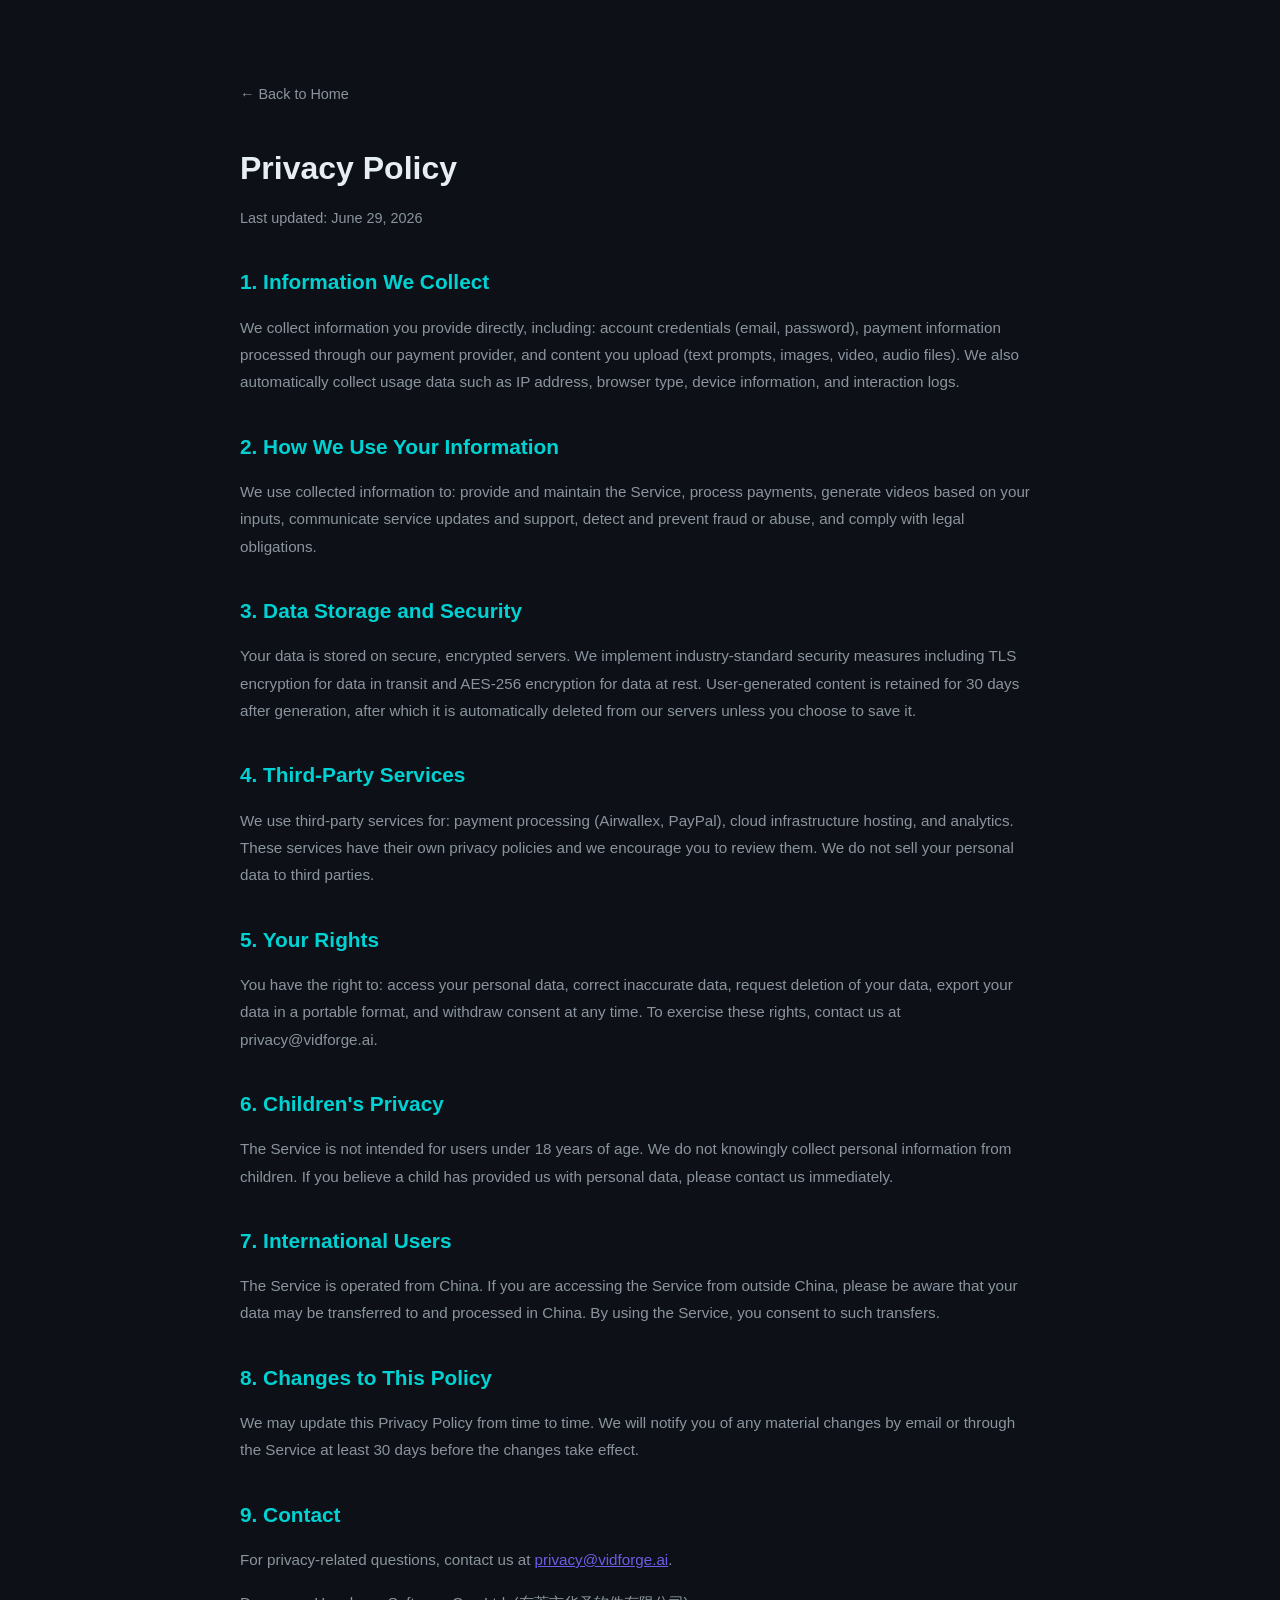
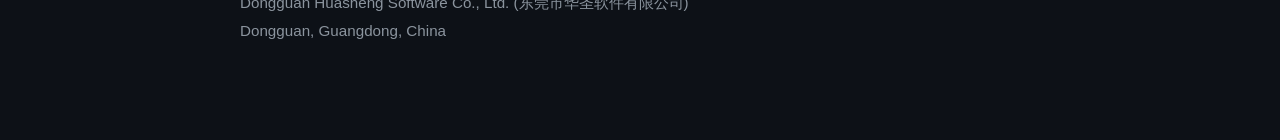
<file: privacy.html>
<!DOCTYPE html>
<html lang="en">
<head>
    <meta charset="UTF-8">
    <meta name="viewport" content="width=device-width, initial-scale=1.0">
    <title>Privacy Policy - VidForge AI</title>
    <style>
        * { margin: 0; padding: 0; box-sizing: border-box; }
        body { font-family: -apple-system, BlinkMacSystemFont, 'Segoe UI', Roboto, sans-serif; background: #0D1117; color: #E6EDF3; line-height: 1.8; padding: 2rem; }
        .container { max-width: 800px; margin: 0 auto; padding: 3rem 0; }
        h1 { font-size: 2rem; margin-bottom: 0.5rem; }
        .updated { color: #8B949E; margin-bottom: 2rem; font-size: 0.9rem; }
        h2 { font-size: 1.3rem; margin: 2rem 0 0.8rem; color: #00D2D3; }
        p { color: #8B949E; margin-bottom: 1rem; font-size: 0.95rem; }
        a { color: #6C5CE7; }
        .back { display: inline-block; margin-bottom: 2rem; color: #8B949E; text-decoration: none; font-size: 0.9rem; }
        .back:hover { color: #E6EDF3; }
    </style>
</head>
<body>
<div class="container">
    <a href="/" class="back">← Back to Home</a>
    <h1>Privacy Policy</h1>
    <p class="updated">Last updated: June 29, 2026</p>

    <h2>1. Information We Collect</h2>
    <p>We collect information you provide directly, including: account credentials (email, password), payment information processed through our payment provider, and content you upload (text prompts, images, video, audio files). We also automatically collect usage data such as IP address, browser type, device information, and interaction logs.</p>

    <h2>2. How We Use Your Information</h2>
    <p>We use collected information to: provide and maintain the Service, process payments, generate videos based on your inputs, communicate service updates and support, detect and prevent fraud or abuse, and comply with legal obligations.</p>

    <h2>3. Data Storage and Security</h2>
    <p>Your data is stored on secure, encrypted servers. We implement industry-standard security measures including TLS encryption for data in transit and AES-256 encryption for data at rest. User-generated content is retained for 30 days after generation, after which it is automatically deleted from our servers unless you choose to save it.</p>

    <h2>4. Third-Party Services</h2>
    <p>We use third-party services for: payment processing (Airwallex, PayPal), cloud infrastructure hosting, and analytics. These services have their own privacy policies and we encourage you to review them. We do not sell your personal data to third parties.</p>

    <h2>5. Your Rights</h2>
    <p>You have the right to: access your personal data, correct inaccurate data, request deletion of your data, export your data in a portable format, and withdraw consent at any time. To exercise these rights, contact us at privacy@vidforge.ai.</p>

    <h2>6. Children's Privacy</h2>
    <p>The Service is not intended for users under 18 years of age. We do not knowingly collect personal information from children. If you believe a child has provided us with personal data, please contact us immediately.</p>

    <h2>7. International Users</h2>
    <p>The Service is operated from China. If you are accessing the Service from outside China, please be aware that your data may be transferred to and processed in China. By using the Service, you consent to such transfers.</p>

    <h2>8. Changes to This Policy</h2>
    <p>We may update this Privacy Policy from time to time. We will notify you of any material changes by email or through the Service at least 30 days before the changes take effect.</p>

    <h2>9. Contact</h2>
    <p>For privacy-related questions, contact us at <a href="mailto:privacy@vidforge.ai">privacy@vidforge.ai</a>.</p>
    <p>Dongguan Huasheng Software Co., Ltd. (东莞市华圣软件有限公司)<br>
    Dongguan, Guangdong, China</p>
</div>
</body>
</html>
</file>
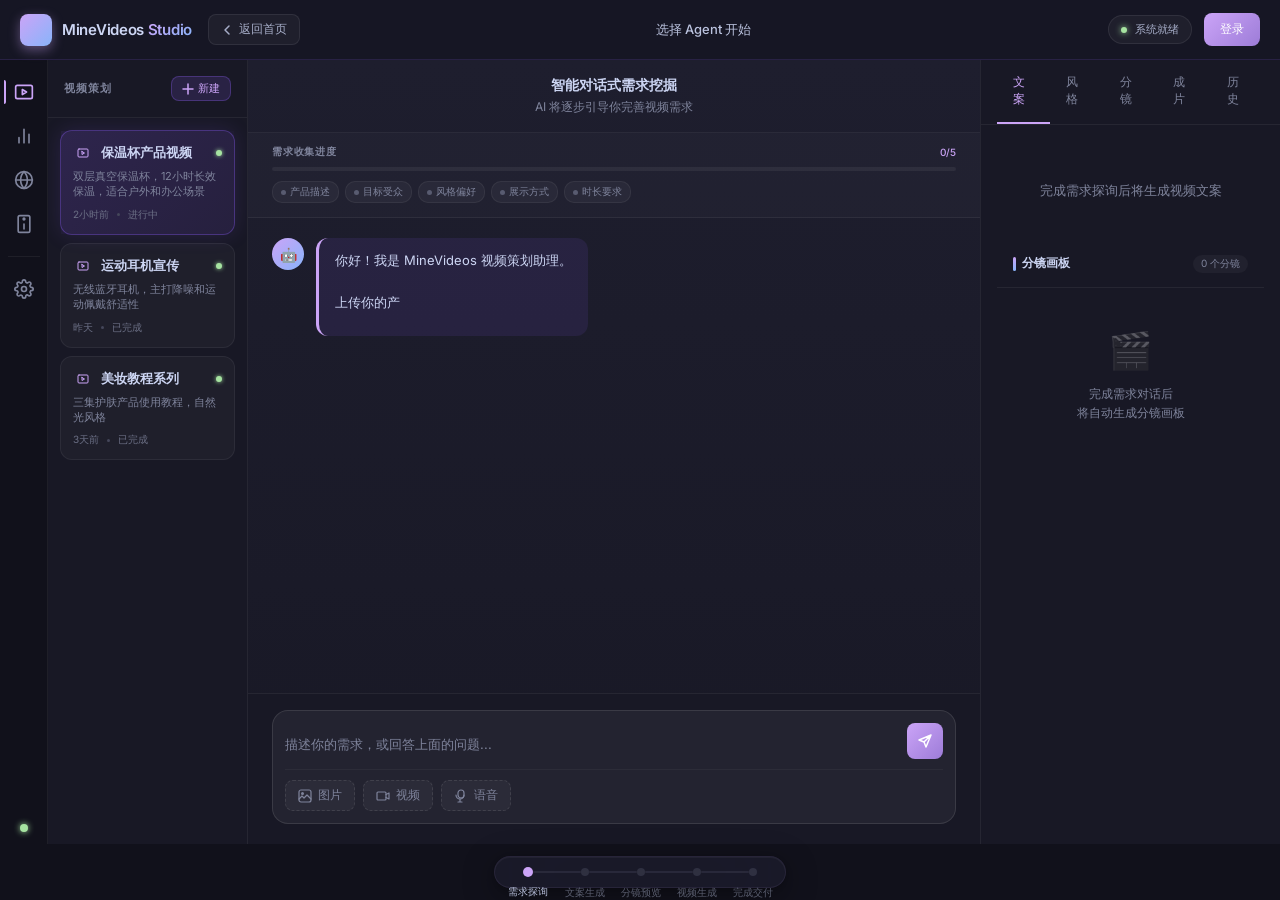
<file: studio.html>
<!DOCTYPE html>
<html lang="zh-CN">
<head>
<meta charset="UTF-8">
<meta name="viewport" content="width=device-width, initial-scale=1.0">
<title>MineVideos Studio — AI 助理平台</title>
<link rel="preconnect" href="https://fonts.googleapis.com">
<link href="https://fonts.googleapis.com/css2?family=Inter:wght@300;400;500;600;700&display=swap" rel="stylesheet">
<style>
/* ═══════════════════════════════════════════════
   MineVideos Studio — AI Assistant Platform
   Catppuccin Mocha Theme
   四栏布局重构版
   ═══════════════════════════════════════════════ */

*, *::before, *::after {
  margin: 0;
  padding: 0;
  box-sizing: border-box;
}

:root {
  /* Catppuccin Mocha Colors */
  --ctp-base: #1e1e2e;
  --ctp-mantle: #181825;
  --ctp-crust: #11111b;
  --ctp-surface0: #313244;
  --ctp-surface1: #45475a;
  --ctp-surface2: #585b70;
  --ctp-overlay0: #6c7086;
  --ctp-overlay1: #7f849c;
  --ctp-overlay2: #9399b2;
  --ctp-subtext0: #a6adc8;
  --ctp-subtext1: #bac2de;
  --ctp-text: #cdd6f4;
  --ctp-mauve: #cba4f7;
  --ctp-blue: #89b4fa;
  --ctp-teal: #94e2d5;
  --ctp-green: #a6e3a1;
  --ctp-yellow: #f9e2af;
  --ctp-peach: #fab387;
  --ctp-maroon: #eba0ac;
  --ctp-red: #f38ba8;
  --ctp-lavender: #b4befe;
  
  /* Semantic Colors */
  --accent: var(--ctp-mauve);
  --accent-glow: rgba(203, 164, 247, 0.4);
  --accent-secondary: var(--ctp-blue);
  --success: var(--ctp-green);
  --warning: var(--ctp-yellow);
  --danger: var(--ctp-red);
  
  /* Layout - 四栏 */
  --toolbar-height: 60px;
  --dock-height: 56px;
  --icon-bar-width: 56px;
  --left-width: 220px;
  --right-width: 340px;
  
  /* Typography */
  --font-family: 'Inter', -apple-system, BlinkMacSystemFont, 'Segoe UI', sans-serif;
  --radius-sm: 8px;
  --radius-md: 12px;
  --radius-lg: 16px;
  --transition: cubic-bezier(0.4, 0, 0.2, 1);
}

html, body {
  height: 100%;
  overflow: hidden;
}

body {
  font-family: var(--font-family);
  background: var(--ctp-crust);
  color: var(--ctp-text);
  -webkit-font-smoothing: antialiased;
}

/* ── Top Toolbar ── */
.studio-toolbar {
  position: fixed;
  top: 0;
  left: 0;
  right: 0;
  height: var(--toolbar-height);
  background: rgba(24, 24, 37, 0.95);
  backdrop-filter: blur(20px);
  -webkit-backdrop-filter: blur(20px);
  border-bottom: 1px solid rgba(139, 92, 246, 0.15);
  display: flex;
  align-items: center;
  justify-content: space-between;
  padding: 0 20px;
  z-index: 100;
}

.toolbar-left {
  display: flex;
  align-items: center;
  gap: 16px;
}

.toolbar-logo {
  display: flex;
  align-items: center;
  gap: 10px;
  text-decoration: none;
}

.toolbar-logo-icon {
  width: 32px;
  height: 32px;
  border-radius: var(--radius-sm);
  overflow: hidden;
  background: linear-gradient(135deg, var(--ctp-mauve), var(--ctp-blue));
  display: flex;
  align-items: center;
  justify-content: center;
  font-size: 16px;
  box-shadow: 0 4px 12px var(--accent-glow);
}

.toolbar-logo-text {
  font-size: 15px;
  font-weight: 600;
  color: var(--ctp-text);
  letter-spacing: -0.02em;
}

.toolbar-logo-text span {
  background: linear-gradient(135deg, var(--ctp-mauve), var(--ctp-blue));
  -webkit-background-clip: text;
  -webkit-text-fill-color: transparent;
  background-clip: text;
}

.back-home-btn {
  display: flex;
  align-items: center;
  gap: 6px;
  padding: 6px 12px;
  border-radius: var(--radius-sm);
  background: rgba(255, 255, 255, 0.04);
  border: 1px solid rgba(255, 255, 255, 0.08);
  color: var(--ctp-subtext0);
  font-size: 12px;
  text-decoration: none;
  transition: all 0.2s var(--transition);
}

.back-home-btn:hover {
  background: rgba(255, 255, 255, 0.08);
  color: var(--ctp-text);
}

.toolbar-center {
  font-size: 13px;
  font-weight: 500;
  color: var(--ctp-subtext1);
  display: flex;
  align-items: center;
  gap: 8px;
}

.toolbar-right {
  display: flex;
  align-items: center;
  gap: 12px;
}

.status-indicator {
  display: flex;
  align-items: center;
  gap: 8px;
  padding: 6px 12px;
  border-radius: 20px;
  background: rgba(255, 255, 255, 0.04);
  border: 1px solid rgba(255, 255, 255, 0.08);
  font-size: 11px;
  color: var(--ctp-subtext0);
}

.status-dot {
  width: 6px;
  height: 6px;
  border-radius: 50%;
  flex-shrink: 0;
}

.status-dot.online {
  background: var(--success);
  box-shadow: 0 0 6px var(--success);
  animation: statusPulse 2s ease-in-out infinite;
}

@keyframes statusPulse {
  0%, 100% { opacity: 1; }
  50% { opacity: 0.5; }
}

.toolbar-login-btn {
  padding: 8px 16px;
  border-radius: var(--radius-sm);
  background: linear-gradient(135deg, var(--ctp-mauve), #9d7cd8);
  border: none;
  color: white;
  font-size: 12px;
  font-weight: 500;
  cursor: pointer;
  transition: all 0.2s var(--transition);
  text-decoration: none;
}

.toolbar-login-btn:hover {
  transform: translateY(-1px);
  box-shadow: 0 4px 16px var(--accent-glow);
}

/* ── Main Layout: 四栏 ── */
.studio-container {
  display: grid;
  grid-template-columns: var(--icon-bar-width) var(--left-width) 1fr var(--right-width);
  height: calc(100vh - var(--toolbar-height) - var(--dock-height));
  margin-top: var(--toolbar-height);
}

/* ── Col 1: Icon Sidebar (56px) ── */
.icon-sidebar {
  background: var(--ctp-crust);
  border-right: 1px solid rgba(255, 255, 255, 0.06);
  display: flex;
  flex-direction: column;
  align-items: center;
  padding: 12px 0;
  gap: 4px;
}

.icon-btn {
  width: 40px;
  height: 40px;
  border-radius: var(--radius-sm);
  display: flex;
  align-items: center;
  justify-content: center;
  cursor: pointer;
  position: relative;
  transition: all 0.2s var(--transition);
  background: transparent;
  border: none;
  color: var(--ctp-overlay1);
}

.icon-btn:hover {
  background: rgba(255, 255, 255, 0.06);
  color: var(--ctp-subtext1);
}

.icon-btn.active {
  color: var(--ctp-mauve);
}

.icon-btn.active::before {
  content: '';
  position: absolute;
  left: 0;
  top: 50%;
  transform: translateY(-50%);
  width: 2px;
  height: 24px;
  background: var(--ctp-mauve);
  border-radius: 0 2px 2px 0;
}

.icon-btn svg {
  width: 20px;
  height: 20px;
  flex-shrink: 0;
}

.icon-btn[data-tooltip]:hover::after {
  content: attr(data-tooltip);
  position: absolute;
  left: calc(100% + 8px);
  top: 50%;
  transform: translateY(-50%);
  padding: 4px 8px;
  background: var(--ctp-surface0);
  border: 1px solid rgba(255, 255, 255, 0.1);
  border-radius: 4px;
  font-size: 11px;
  color: var(--ctp-text);
  white-space: nowrap;
  z-index: 1000;
}

.icon-sidebar-divider {
  width: 32px;
  height: 1px;
  background: rgba(255, 255, 255, 0.06);
  margin: 8px 0;
}

.icon-sidebar-spacer {
  flex: 1;
}

/* System Status Dot in Icon Bar */
.system-dot {
  width: 8px;
  height: 8px;
  border-radius: 50%;
  background: var(--success);
  box-shadow: 0 0 6px var(--success);
  animation: statusPulse 2s ease-in-out infinite;
  margin-top: 8px;
}

/* ── Col 2: Agent List (220px) ── */
.agent-column {
  background: var(--ctp-mantle);
  border-right: 1px solid rgba(255, 255, 255, 0.06);
  display: flex;
  flex-direction: column;
  overflow: hidden;
}

.agent-panel-header {
  padding: 16px;
  border-bottom: 1px solid rgba(255, 255, 255, 0.06);
  display: flex;
  align-items: center;
  justify-content: space-between;
}

.agent-panel-title {
  font-size: 11px;
  font-weight: 600;
  color: var(--ctp-overlay1);
  text-transform: uppercase;
  letter-spacing: 0.08em;
}

.new-project-btn {
  display: flex;
  align-items: center;
  gap: 4px;
  padding: 4px 10px;
  border-radius: var(--radius-sm);
  background: rgba(139, 92, 246, 0.15);
  border: 1px solid rgba(139, 92, 246, 0.3);
  color: var(--ctp-mauve);
  font-size: 11px;
  cursor: pointer;
  transition: all 0.2s var(--transition);
}

.new-project-btn:hover {
  background: rgba(139, 92, 246, 0.25);
  border-color: rgba(139, 92, 246, 0.5);
}

.new-project-btn svg {
  width: 12px;
  height: 12px;
}

.agent-list {
  flex: 1;
  overflow-y: auto;
  padding: 12px;
}

/* Project Card */
.project-card {
  padding: 12px;
  border-radius: var(--radius-md);
  background: rgba(255, 255, 255, 0.03);
  border: 1px solid rgba(255, 255, 255, 0.06);
  margin-bottom: 8px;
  cursor: pointer;
  transition: all 0.3s var(--transition);
  position: relative;
}

.project-card:hover {
  background: rgba(255, 255, 255, 0.05);
  border-color: rgba(255, 255, 255, 0.1);
}

.project-card.active {
  background: rgba(139, 92, 246, 0.12);
  border-color: rgba(139, 92, 246, 0.35);
  box-shadow: 0 0 20px rgba(139, 92, 246, 0.15);
}

.project-card.active::before {
  content: '';
  position: absolute;
  top: 0;
  left: 0;
  right: 0;
  bottom: 0;
  background: linear-gradient(135deg, rgba(139, 92, 246, 0.08), transparent);
  animation: breathingGlow 3s ease-in-out infinite;
  pointer-events: none;
}

@keyframes breathingGlow {
  0%, 100% { opacity: 0.3; }
  50% { opacity: 0.7; }
}

.project-card-header {
  display: flex;
  align-items: center;
  gap: 8px;
  margin-bottom: 6px;
  position: relative;
  z-index: 1;
}

.project-type-icon {
  width: 20px;
  height: 20px;
  border-radius: 4px;
  display: flex;
  align-items: center;
  justify-content: center;
  background: rgba(139, 92, 246, 0.15);
  color: var(--ctp-mauve);
}

.project-type-icon svg {
  width: 12px;
  height: 12px;
}

.project-name {
  flex: 1;
  font-size: 13px;
  font-weight: 600;
  color: var(--ctp-text);
  white-space: nowrap;
  overflow: hidden;
  text-overflow: ellipsis;
}

.project-status-dot {
  width: 6px;
  height: 6px;
  border-radius: 50%;
  background: var(--success);
  box-shadow: 0 0 4px var(--success);
}

.project-summary {
  font-size: 11px;
  color: var(--ctp-overlay1);
  line-height: 1.4;
  margin-bottom: 8px;
  display: -webkit-box;
  -webkit-line-clamp: 2;
  -webkit-box-orient: vertical;
  overflow: hidden;
  position: relative;
  z-index: 1;
}

.project-meta {
  display: flex;
  align-items: center;
  gap: 8px;
  font-size: 10px;
  color: var(--ctp-overlay0);
  position: relative;
  z-index: 1;
}

.project-meta .divider {
  width: 3px;
  height: 3px;
  border-radius: 50%;
  background: var(--ctp-surface1);
}

/* Empty State */
.agent-list-empty {
  text-align: center;
  padding: 40px 20px;
  color: var(--ctp-overlay1);
}

.agent-list-empty-icon {
  width: 48px;
  height: 48px;
  margin: 0 auto 12px;
  opacity: 0.3;
}

.agent-list-empty-text {
  font-size: 12px;
  line-height: 1.5;
}

/* ── Col 3: Conversation (flexible) ── */
.conversation-column {
  background: linear-gradient(180deg, var(--ctp-base) 0%, var(--ctp-mantle) 100%);
  display: flex;
  flex-direction: column;
  overflow: hidden;
}

.conversation-header {
  padding: 16px 24px;
  border-bottom: 1px solid rgba(255, 255, 255, 0.06);
  text-align: center;
}

.conversation-title {
  font-size: 14px;
  font-weight: 600;
  color: var(--ctp-text);
}

.conversation-subtitle {
  font-size: 12px;
  color: var(--ctp-overlay1);
  margin-top: 4px;
}

/* Message Area */
.message-area {
  flex: 1;
  overflow-y: auto;
  padding: 20px 24px;
  display: flex;
  flex-direction: column;
  gap: 16px;
}

.message {
  display: flex;
  gap: 12px;
  max-width: 85%;
  animation: messageSlide 0.3s var(--transition);
}

@keyframes messageSlide {
  from {
    opacity: 0;
    transform: translateY(10px);
  }
  to {
    opacity: 1;
    transform: translateY(0);
  }
}

.message.user {
  align-self: flex-end;
  flex-direction: row-reverse;
}

.message-avatar {
  width: 32px;
  height: 32px;
  border-radius: 50%;
  display: flex;
  align-items: center;
  justify-content: center;
  font-size: 14px;
  flex-shrink: 0;
}

.message.ai .message-avatar {
  background: linear-gradient(135deg, var(--ctp-mauve), var(--ctp-blue));
}

.message.user .message-avatar {
  background: var(--ctp-surface1);
}

.message-content {
  padding: 12px 16px;
  border-radius: var(--radius-md);
  font-size: 13px;
  line-height: 1.6;
}

.message.ai .message-content {
  background: rgba(139, 92, 246, 0.1);
  border-left: 3px solid var(--ctp-mauve);
  color: var(--ctp-text);
}

.message.user .message-content {
  background: rgba(205, 214, 244, 0.08);
  color: var(--ctp-text);
}

/* Quick Options */
.quick-options {
  display: flex;
  flex-wrap: wrap;
  gap: 8px;
  margin-top: 12px;
}

.quick-option {
  padding: 8px 14px;
  border-radius: 20px;
  font-size: 12px;
  color: var(--ctp-subtext1);
  background: rgba(255, 255, 255, 0.05);
  border: 1px solid rgba(255, 255, 255, 0.1);
  cursor: pointer;
  transition: all 0.2s var(--transition);
}

.quick-option:hover {
  background: rgba(139, 92, 246, 0.15);
  border-color: rgba(139, 92, 246, 0.3);
  color: var(--ctp-mauve);
}

/* Summary Card */
.summary-card {
  background: rgba(255, 255, 255, 0.04);
  border: 1px solid rgba(139, 92, 246, 0.2);
  border-radius: var(--radius-lg);
  padding: 20px;
  margin-top: 8px;
}

.summary-header {
  display: flex;
  align-items: center;
  gap: 8px;
  margin-bottom: 16px;
  font-size: 14px;
  font-weight: 600;
  color: var(--ctp-mauve);
}

.summary-items {
  display: flex;
  flex-direction: column;
  gap: 10px;
}

.summary-item {
  display: flex;
  align-items: flex-start;
  gap: 10px;
  font-size: 12px;
  color: var(--ctp-subtext1);
}

.summary-item .check {
  color: var(--success);
  flex-shrink: 0;
}

.summary-item .label {
  color: var(--ctp-overlay1);
  min-width: 60px;
}

.summary-actions {
  display: flex;
  gap: 10px;
  margin-top: 16px;
  padding-top: 16px;
  border-top: 1px solid rgba(255, 255, 255, 0.06);
}

.summary-btn {
  flex: 1;
  padding: 10px 16px;
  border-radius: var(--radius-sm);
  font-size: 12px;
  font-weight: 500;
  cursor: pointer;
  transition: all 0.2s var(--transition);
}

.summary-btn.primary {
  background: linear-gradient(135deg, var(--ctp-mauve), #9d7cd8);
  border: none;
  color: white;
}

.summary-btn.primary:hover {
  box-shadow: 0 4px 16px var(--accent-glow);
}

.summary-btn.secondary {
  background: rgba(255, 255, 255, 0.05);
  border: 1px solid rgba(255, 255, 255, 0.1);
  color: var(--ctp-subtext1);
}

.summary-btn.secondary:hover {
  background: rgba(255, 255, 255, 0.08);
}

/* Typing Indicator */
.typing-indicator {
  display: flex;
  gap: 4px;
  padding: 4px 0;
}

.typing-indicator span {
  width: 6px;
  height: 6px;
  border-radius: 50%;
  background: var(--ctp-mauve);
  animation: typingBounce 1.4s ease-in-out infinite;
}

.typing-indicator span:nth-child(2) { animation-delay: 0.2s; }
.typing-indicator span:nth-child(3) { animation-delay: 0.4s; }

@keyframes typingBounce {
  0%, 60%, 100% { transform: translateY(0); }
  30% { transform: translateY(-4px); }
}

/* Input Area */
.input-area {
  padding: 16px 24px 20px;
  border-top: 1px solid rgba(255, 255, 255, 0.06);
  background: var(--ctp-mantle);
}

.input-container {
  background: rgba(255, 255, 255, 0.05);
  border: 1px solid rgba(255, 255, 255, 0.1);
  border-radius: var(--radius-lg);
  padding: 12px;
  transition: all 0.2s var(--transition);
}

.input-container:focus-within {
  border-color: rgba(139, 92, 246, 0.4);
  box-shadow: 0 0 0 3px rgba(139, 92, 246, 0.1);
}

.input-row {
  display: flex;
  align-items: flex-end;
  gap: 8px;
}

.input-textarea {
  flex: 1;
  background: transparent;
  border: none;
  color: var(--ctp-text);
  font-size: 13px;
  font-family: var(--font-family);
  line-height: 1.5;
  resize: none;
  min-height: 24px;
  max-height: 120px;
  outline: none;
}

.input-textarea::placeholder {
  color: var(--ctp-overlay1);
}

.send-btn {
  width: 36px;
  height: 36px;
  border-radius: var(--radius-sm);
  background: linear-gradient(135deg, var(--ctp-mauve), #9d7cd8);
  border: none;
  color: white;
  cursor: pointer;
  display: flex;
  align-items: center;
  justify-content: center;
  transition: all 0.2s var(--transition);
}

.send-btn:hover {
  transform: scale(1.05);
  box-shadow: 0 4px 12px var(--accent-glow);
}

.send-btn:disabled {
  opacity: 0.5;
  cursor: not-allowed;
  transform: none;
}

.attach-row {
  display: flex;
  align-items: center;
  gap: 8px;
  margin-top: 10px;
  padding-top: 10px;
  border-top: 1px solid rgba(255, 255, 255, 0.04);
}

.attach-btn {
  display: flex;
  align-items: center;
  gap: 6px;
  padding: 6px 12px;
  border-radius: var(--radius-sm);
  font-size: 12px;
  color: var(--ctp-overlay1);
  background: rgba(255, 255, 255, 0.04);
  border: 1px dashed rgba(255, 255, 255, 0.1);
  cursor: pointer;
  transition: all 0.2s var(--transition);
}

.attach-btn:hover {
  background: rgba(255, 255, 255, 0.08);
  color: var(--ctp-subtext1);
  border-color: rgba(255, 255, 255, 0.15);
}

#imageInput, #videoInput {
  display: none;
}

/* Upload Preview */
.upload-preview {
  display: flex;
  flex-wrap: wrap;
  gap: 8px;
  margin-top: 10px;
}

.preview-item {
  position: relative;
  border-radius: var(--radius-sm);
  overflow: hidden;
  border: 1px solid rgba(255, 255, 255, 0.08);
}

.preview-item img {
  display: block;
  max-width: 80px;
  max-height: 60px;
  object-fit: cover;
}

.preview-remove {
  position: absolute;
  top: 2px;
  right: 2px;
  width: 18px;
  height: 18px;
  border-radius: 50%;
  background: rgba(0, 0, 0, 0.6);
  color: white;
  border: none;
  cursor: pointer;
  font-size: 12px;
  display: flex;
  align-items: center;
  justify-content: center;
}

/* ── Col 4: Video Workflow (340px) ── */
.output-column {
  background: var(--ctp-mantle);
  border-left: 1px solid rgba(255, 255, 255, 0.06);
  display: flex;
  flex-direction: column;
  overflow: hidden;
}

.output-tabs {
  display: flex;
  border-bottom: 1px solid rgba(255, 255, 255, 0.06);
  padding: 0 16px;
}

.output-tab {
  padding: 14px 16px;
  font-size: 12px;
  font-weight: 500;
  color: var(--ctp-overlay1);
  cursor: pointer;
  border-bottom: 2px solid transparent;
  transition: all 0.2s var(--transition);
}

.output-tab:hover {
  color: var(--ctp-subtext1);
}

.output-tab.active {
  color: var(--ctp-mauve);
  border-bottom-color: var(--ctp-mauve);
}

.output-content {
  flex: 1;
  overflow-y: auto;
  padding: 16px;
}

.tab-panel {
  display: none;
}

.tab-panel.active {
  display: block;
}

/* Empty State */
.empty-state {
  text-align: center;
  padding: 40px 20px;
  color: var(--ctp-overlay1);
}

.empty-state-icon {
  font-size: 40px;
  margin-bottom: 12px;
  opacity: 0.5;
}

.empty-state-text {
  font-size: 13px;
  line-height: 1.5;
}

/* Copywriting Content */
.copywriting-content {
  display: flex;
  flex-direction: column;
  gap: 16px;
}

.copywriting-section {
  background: rgba(255, 255, 255, 0.03);
  border: 1px solid rgba(255, 255, 255, 0.06);
  border-radius: var(--radius-md);
  padding: 14px;
}

.copywriting-label {
  font-size: 10px;
  font-weight: 600;
  text-transform: uppercase;
  letter-spacing: 0.08em;
  color: var(--ctp-mauve);
  margin-bottom: 8px;
}

.copywriting-text {
  font-size: 12px;
  line-height: 1.6;
  color: var(--ctp-subtext1);
}

.copywriting-text textarea {
  width: 100%;
  background: transparent;
  border: none;
  color: var(--ctp-text);
  font-size: 12px;
  font-family: var(--font-family);
  line-height: 1.6;
  resize: vertical;
  outline: none;
}

.confirm-btn {
  width: 100%;
  padding: 12px;
  border-radius: var(--radius-sm);
  background: linear-gradient(135deg, var(--ctp-mauve), #9d7cd8);
  border: none;
  color: white;
  font-size: 13px;
  font-weight: 500;
  cursor: pointer;
  transition: all 0.2s var(--transition);
  margin-top: 8px;
}

.confirm-btn:hover {
  box-shadow: 0 4px 16px var(--accent-glow);
}

/* Storyboard Grid */
.storyboard-grid {
  display: grid;
  grid-template-columns: repeat(2, 1fr);
  gap: 12px;
}

.storyboard-card {
  background: rgba(255, 255, 255, 0.03);
  border: 1px solid rgba(255, 255, 255, 0.06);
  border-radius: var(--radius-md);
  overflow: hidden;
  transition: all 0.2s var(--transition);
}

.storyboard-card:hover {
  border-color: rgba(255, 255, 255, 0.1);
}

.storyboard-thumb {
  aspect-ratio: 16/9;
  background: linear-gradient(135deg, rgba(139, 92, 246, 0.2), rgba(137, 180, 250, 0.1));
  display: flex;
  align-items: center;
  justify-content: center;
  font-size: 24px;
  opacity: 0.5;
}

.storyboard-info {
  padding: 10px;
}

.storyboard-scene {
  font-size: 11px;
  color: var(--ctp-subtext1);
  line-height: 1.4;
  margin-bottom: 6px;
}

.storyboard-meta {
  display: flex;
  gap: 8px;
  font-size: 10px;
  color: var(--ctp-overlay1);
}

.storyboard-meta span {
  padding: 2px 6px;
  background: rgba(255, 255, 255, 0.05);
  border-radius: 4px;
}

/* Video Player */
.video-player {
  aspect-ratio: 16/9;
  background: rgba(0, 0, 0, 0.4);
  border-radius: var(--radius-md);
  overflow: hidden;
  display: flex;
  align-items: center;
  justify-content: center;
}

.video-player video {
  width: 100%;
  height: 100%;
  object-fit: cover;
}

.video-info {
  margin-top: 12px;
  padding: 12px;
  background: rgba(255, 255, 255, 0.03);
  border-radius: var(--radius-sm);
}

.video-info-row {
  display: flex;
  justify-content: space-between;
  font-size: 11px;
  color: var(--ctp-subtext0);
  margin-bottom: 4px;
}

.video-info-row:last-child {
  margin-bottom: 0;
}

/* History List */
.history-list {
  display: flex;
  flex-direction: column;
  gap: 8px;
}

.history-item {
  display: flex;
  align-items: center;
  gap: 10px;
  padding: 10px;
  background: rgba(255, 255, 255, 0.03);
  border: 1px solid rgba(255, 255, 255, 0.06);
  border-radius: var(--radius-sm);
  cursor: pointer;
  transition: all 0.2s var(--transition);
}

.history-item:hover {
  background: rgba(255, 255, 255, 0.06);
  border-color: rgba(255, 255, 255, 0.1);
}

.history-thumb {
  width: 56px;
  height: 32px;
  border-radius: 4px;
  background: linear-gradient(135deg, rgba(139, 92, 246, 0.2), rgba(137, 180, 250, 0.1));
  overflow: hidden;
}

.history-thumb img,
.history-thumb video {
  width: 100%;
  height: 100%;
  object-fit: cover;
}

.history-info {
  flex: 1;
  min-width: 0;
}

.history-title {
  font-size: 12px;
  color: var(--ctp-text);
  white-space: nowrap;
  overflow: hidden;
  text-overflow: ellipsis;
}

.history-meta {
  font-size: 10px;
  color: var(--ctp-overlay1);
  margin-top: 2px;
}

.history-status {
  font-size: 9px;
  padding: 2px 6px;
  border-radius: 4px;
  text-transform: uppercase;
  font-weight: 600;
}

.history-status.completed {
  background: rgba(166, 227, 161, 0.15);
  color: var(--success);
}

.history-status.generating {
  background: rgba(203, 164, 247, 0.15);
  color: var(--ctp-mauve);
}

/* ── Bottom Dock: iOS 27 Style Quantum Progress ── */
.dock-bar {
  position: fixed;
  bottom: 12px;
  left: 50%;
  transform: translateX(-50%);
  z-index: 100;
}

.dock-container {
  display: flex;
  align-items: center;
  gap: 0;
  padding: 10px 28px;
  background: rgba(30, 30, 46, 0.72);
  backdrop-filter: blur(40px) saturate(1.8);
  -webkit-backdrop-filter: blur(40px) saturate(1.8);
  border-radius: 24px;
  border: 1px solid rgba(203, 164, 247, 0.08);
  box-shadow: 0 8px 32px rgba(0, 0, 0, 0.35), 0 2px 8px rgba(0, 0, 0, 0.2), inset 0 1px 0 rgba(255, 255, 255, 0.04);
}

.quantum-node {
  width: 8px;
  height: 8px;
  border-radius: 50%;
  display: flex;
  align-items: center;
  justify-content: center;
  font-size: 0;
  transition: all 0.6s cubic-bezier(0.4, 0, 0.2, 1);
  position: relative;
  z-index: 2;
  background: rgba(69, 71, 90, 0.6);
  border: none;
  cursor: pointer;
}

.quantum-node.completed {
  background: var(--ctp-mauve);
  box-shadow: 0 0 6px rgba(203, 164, 247, 0.5);
}

.quantum-node.current {
  width: 10px;
  height: 10px;
  background: var(--ctp-mauve);
  animation: quantumPulse 2.4s ease-in-out infinite;
}

@keyframes quantumPulse {
  0%, 100% { box-shadow: 0 0 4px rgba(203, 164, 247, 0.3); transform: scale(1); }
  50% { box-shadow: 0 0 14px rgba(203, 164, 247, 0.7), 0 0 28px rgba(203, 164, 247, 0.2); transform: scale(1.3); }
}

.quantum-node.pending {
  background: rgba(69, 71, 90, 0.5);
}

.quantum-line {
  position: relative;
  height: 1.5px;
  width: 48px;
  background: rgba(69, 71, 90, 0.35);
  overflow: visible;
  border-radius: 1px;
}

.quantum-line.completed {
  background: linear-gradient(90deg, var(--ctp-mauve), var(--ctp-blue));
  opacity: 0.7;
}

.quantum-line.active {
  background: rgba(69, 71, 90, 0.35);
}

.quantum-particle {
  position: absolute;
  width: 6px;
  height: 6px;
  border-radius: 50%;
  background: radial-gradient(circle, var(--ctp-mauve), var(--ctp-blue));
  box-shadow: 0 0 6px var(--ctp-mauve), 0 0 12px rgba(137, 180, 250, 0.4);
  top: -2.25px;
  opacity: 0;
}

.quantum-line.completed .quantum-particle {
  animation: quantumFlow 2.5s linear infinite;
}

.quantum-line.active .quantum-particle {
  animation: quantumFlow 2.5s linear infinite;
  opacity: 0.6;
}

@keyframes quantumFlow {
  0% { left: 0; opacity: 0; }
  10% { opacity: 1; }
  90% { opacity: 1; }
  100% { left: calc(100% - 6px); opacity: 0; }
}

.node-label {
  position: absolute;
  top: 18px;
  left: 50%;
  transform: translateX(-50%);
  font-size: 10px;
  color: rgba(166, 173, 200, 0.5);
  white-space: nowrap;
  font-weight: 400;
  letter-spacing: 0.02em;
  transition: all 0.4s ease;
}

.quantum-node.completed .node-label,
.quantum-node.current .node-label {
  color: var(--ctp-subtext1);
}

/* Generation Status */
.generation-status {
  margin-left: 20px;
  padding-left: 16px;
  border-left: 1px solid rgba(69, 71, 90, 0.4);
  font-size: 11px;
  color: var(--ctp-subtext0);
  display: flex;
  align-items: center;
  gap: 6px;
  letter-spacing: 0.02em;
}

.generation-status .spinner {
  width: 12px;
  height: 12px;
  border: 1.5px solid rgba(203, 164, 247, 0.15);
  border-top-color: var(--ctp-mauve);
  border-radius: 50%;
  animation: spin 1s linear infinite;
}

@keyframes spin {
  to { transform: rotate(360deg); }
}

/* ── Scrollbar ── */
::-webkit-scrollbar {
  width: 6px;
  height: 6px;
}

::-webkit-scrollbar-track {
  background: transparent;
}

::-webkit-scrollbar-thumb {
  background: var(--ctp-surface1);
  border-radius: 3px;
}

::-webkit-scrollbar-thumb:hover {
  background: var(--ctp-surface2);
}

/* ── Responsive ── */
@media (max-width: 1400px) {
  :root {
    --icon-bar-width: 48px;
    --left-width: 200px;
    --right-width: 300px;
  }
}

@media (max-width: 1200px) {
  :root {
    --left-width: 180px;
    --right-width: 280px;
  }
  
  .icon-btn[data-tooltip]:hover::after {
    display: none;
  }
}

@media (max-width: 900px) {
  .studio-container {
    grid-template-columns: var(--icon-bar-width) 1fr;
  }
  
  .agent-column,
  .output-column {
    display: none;
  }
  
  .dock-container {
    padding: 0 20px;
  }
  
  .quantum-line {
    width: 40px;
  }
}

@media (max-width: 600px) {
  .studio-container {
    grid-template-columns: 1fr;
  }
  
  .icon-sidebar {
    display: none;
  }
}
/* Art Style Cards - Glassmorphism Effect */
.art-style-section {
  background: rgba(255, 255, 255, 0.03);
  border: 1px solid rgba(255, 255, 255, 0.06);
  border-radius: var(--radius-md);
  padding: 14px;
}

.art-style-header {
  display: flex;
  align-items: center;
  justify-content: space-between;
  margin-bottom: 12px;
}

.art-style-title {
  font-size: 11px;
  font-weight: 600;
  color: var(--ctp-mauve);
}

.art-style-hint {
  font-size: 10px;
  color: var(--ctp-overlay1);
}

.art-style-grid {
  display: grid;
  grid-template-columns: repeat(2, 1fr);
  gap: 10px;
  margin-bottom: 12px;
}

.art-style-card {
  position: relative;
  background: rgba(30, 30, 46, 0.6);
  backdrop-filter: blur(16px);
  -webkit-backdrop-filter: blur(16px);
  border: 1px solid rgba(255, 255, 255, 0.08);
  border-radius: var(--radius-sm);
  overflow: hidden;
  cursor: pointer;
  transition: all 0.3s cubic-bezier(0.4, 0, 0.2, 1);
}

.art-style-card::before {
  content: '';
  position: absolute;
  inset: 0;
  background: linear-gradient(135deg, rgba(203, 164, 247, 0.05), transparent);
  opacity: 0;
  transition: opacity 0.3s ease;
}

.art-style-card:hover {
  transform: translateY(-2px);
  border-color: rgba(203, 164, 247, 0.3);
  box-shadow: 0 8px 24px rgba(0, 0, 0, 0.3), 0 0 20px rgba(203, 164, 247, 0.1);
}

.art-style-card:hover::before {
  opacity: 1;
}

.art-style-card.selected {
  border-color: var(--ctp-mauve);
  box-shadow: 0 0 0 2px var(--ctp-mauve), 0 8px 24px rgba(203, 164, 247, 0.2);
}

.art-style-card.selected::after {
  content: '';
  position: absolute;
  top: 6px;
  right: 6px;
  width: 18px;
  height: 18px;
  background: var(--ctp-mauve);
  border-radius: 50%;
  display: flex;
  align-items: center;
  justify-content: center;
}

.art-style-card.selected .style-check {
  display: flex;
}

.style-check {
  display: none;
  position: absolute;
  top: 6px;
  right: 6px;
  width: 18px;
  height: 18px;
  background: var(--ctp-mauve);
  border-radius: 50%;
  align-items: center;
  justify-content: center;
  z-index: 2;
}

.style-check svg {
  width: 10px;
  height: 10px;
  color: white;
}

.art-style-img {
  width: 100%;
  aspect-ratio: 4/3;
  object-fit: cover;
  display: block;
  background: linear-gradient(135deg, rgba(139, 92, 246, 0.15), rgba(137, 180, 250, 0.1));
}

.art-style-name {
  position: absolute;
  bottom: 0;
  left: 0;
  right: 0;
  padding: 6px 8px;
  background: linear-gradient(to top, rgba(17, 17, 27, 0.9), transparent);
  font-size: 10px;
  font-weight: 500;
  color: var(--ctp-text);
  text-align: center;
}

.art-style-generate-btn {
  width: 100%;
  padding: 10px;
  border-radius: var(--radius-sm);
  background: linear-gradient(135deg, var(--ctp-mauve), #9d7cd8);
  border: none;
  color: white;
  font-size: 12px;
  font-weight: 500;
  cursor: pointer;
  transition: all 0.2s var(--transition);
  display: flex;
  align-items: center;
  justify-content: center;
  gap: 6px;
}

.art-style-generate-btn:hover {
  box-shadow: 0 4px 16px var(--accent-glow);
  transform: translateY(-1px);
}

.art-style-generate-btn:disabled {
  opacity: 0.6;
  cursor: not-allowed;
  transform: none;
}

.art-style-generate-btn .spinner {
  width: 12px;
  height: 12px;
  border: 2px solid rgba(255, 255, 255, 0.3);
  border-top-color: white;
  border-radius: 50%;
  animation: spin 1s linear infinite;
}

.art-style-prompt-area {
  margin-bottom: 12px;
}

.art-style-prompt-input {
  width: 100%;
  background: rgba(255, 255, 255, 0.05);
  border: 1px solid rgba(255, 255, 255, 0.1);
  border-radius: var(--radius-sm);
  padding: 10px;
  color: var(--ctp-text);
  font-size: 12px;
  font-family: var(--font-family);
  resize: none;
  outline: none;
  transition: all 0.2s var(--transition);
}

.art-style-prompt-input::placeholder {
  color: var(--ctp-overlay1);
}

.art-style-prompt-input:focus {
  border-color: rgba(139, 92, 246, 0.4);
  box-shadow: 0 0 0 3px rgba(139, 92, 246, 0.1);
}

.art-style-selected-info {
  display: flex;
  align-items: center;
  gap: 8px;
  padding: 8px 12px;
  background: rgba(203, 164, 247, 0.1);
  border: 1px solid rgba(203, 164, 247, 0.2);
  border-radius: var(--radius-sm);
  margin-bottom: 12px;
}

.art-style-selected-info svg {
  width: 16px;
  height: 16px;
  color: var(--ctp-mauve);
  flex-shrink: 0;
}

.art-style-selected-text {
  font-size: 11px;
  color: var(--ctp-subtext1);
}

.art-style-selected-name {
  color: var(--ctp-mauve);
  font-weight: 500;
}

.art-style-loading {
  display: flex;
  flex-direction: column;
  align-items: center;
  justify-content: center;
  padding: 40px 20px;
  text-align: center;
}

.art-style-loading .spinner {
  width: 24px;
  height: 24px;
  border: 2px solid rgba(203, 164, 247, 0.2);
  border-top-color: var(--ctp-mauve);
  border-radius: 50%;
  animation: spin 1s linear infinite;
  margin-bottom: 12px;
}

.art-style-loading-text {
  font-size: 12px;
  color: var(--ctp-subtext0);
}

.art-style-error {
  padding: 16px;
  background: rgba(243, 139, 168, 0.1);
  border: 1px solid rgba(243, 139, 168, 0.2);
  border-radius: var(--radius-sm);
  font-size: 11px;
  color: var(--ctp-red);
  text-align: center;
}

@media (max-width: 600px) {
  .art-style-grid {
    grid-template-columns: 1fr;
  }
}

/* ═══════════════════════════════════════════════
   需求进度条
   ═══════════════════════════════════════════════ */
.requirement-progress {
  padding: 12px 24px 14px;
  border-bottom: 1px solid rgba(255, 255, 255, 0.06);
  background: rgba(255, 255, 255, 0.02);
}

.progress-header {
  display: flex;
  align-items: center;
  justify-content: space-between;
  margin-bottom: 8px;
}

.progress-title {
  font-size: 10px;
  font-weight: 600;
  text-transform: uppercase;
  letter-spacing: 0.08em;
  color: var(--ctp-overlay1);
}

.progress-count {
  font-size: 10px;
  color: var(--ctp-mauve);
  font-weight: 500;
}

.progress-bar-track {
  height: 4px;
  background: rgba(255, 255, 255, 0.06);
  border-radius: 2px;
  overflow: hidden;
  margin-bottom: 10px;
}

.progress-bar-fill {
  height: 100%;
  background: linear-gradient(90deg, var(--ctp-mauve), var(--ctp-blue));
  border-radius: 2px;
  transition: width 0.6s cubic-bezier(0.4, 0, 0.2, 1);
  width: 0%;
}

.progress-dims {
  display: flex;
  flex-wrap: wrap;
  gap: 6px;
}

.progress-dim {
  display: flex;
  align-items: center;
  gap: 4px;
  padding: 3px 8px;
  border-radius: 10px;
  font-size: 10px;
  color: var(--ctp-overlay1);
  background: rgba(255, 255, 255, 0.04);
  border: 1px solid rgba(255, 255, 255, 0.06);
  transition: all 0.3s var(--transition);
}

.progress-dim.done {
  color: var(--ctp-green);
  background: rgba(166, 227, 161, 0.1);
  border-color: rgba(166, 227, 161, 0.25);
}

.progress-dim-dot {
  width: 5px;
  height: 5px;
  border-radius: 50%;
  background: var(--ctp-surface2);
  transition: all 0.3s var(--transition);
}

.progress-dim.done .progress-dim-dot {
  background: var(--ctp-green);
  box-shadow: 0 0 4px var(--ctp-green);
}

.generate-creative-btn {
  margin-top: 12px;
  width: 100%;
  padding: 10px;
  border-radius: var(--radius-sm);
  background: linear-gradient(135deg, var(--ctp-mauve), var(--ctp-blue));
  border: none;
  color: white;
  font-size: 12px;
  font-weight: 600;
  cursor: pointer;
  transition: all 0.3s var(--transition);
  display: none;
  align-items: center;
  justify-content: center;
  gap: 6px;
  animation: creativeBtnPulse 2s ease-in-out infinite;
}

.generate-creative-btn:hover {
  box-shadow: 0 4px 20px var(--accent-glow);
  transform: translateY(-1px);
}

.generate-creative-btn.show {
  display: flex;
}

@keyframes creativeBtnPulse {
  0%, 100% { box-shadow: 0 0 0 0 rgba(203, 164, 247, 0); }
  50% { box-shadow: 0 0 16px 2px rgba(203, 164, 247, 0.25); }
}

/* ═══════════════════════════════════════════════
   分镜画板 (Col 4 独立模块)
   ═══════════════════════════════════════════════ */
.storyboard-board {
  padding: 0;
  display: flex;
  flex-direction: column;
  height: 100%;
}

.storyboard-board-header {
  padding: 14px 16px;
  border-bottom: 1px solid rgba(255, 255, 255, 0.06);
  display: flex;
  align-items: center;
  justify-content: space-between;
}

.storyboard-board-title {
  font-size: 12px;
  font-weight: 600;
  color: var(--ctp-text);
  display: flex;
  align-items: center;
  gap: 6px;
}

.storyboard-board-title::before {
  content: '';
  display: inline-block;
  width: 3px;
  height: 14px;
  background: linear-gradient(180deg, var(--ctp-mauve), var(--ctp-blue));
  border-radius: 2px;
}

.storyboard-board-count {
  font-size: 10px;
  color: var(--ctp-overlay1);
  padding: 2px 8px;
  background: rgba(255, 255, 255, 0.04);
  border-radius: 10px;
}

.storyboard-card-list {
  flex: 1;
  overflow-y: auto;
  padding: 12px;
  display: flex;
  flex-direction: column;
  gap: 10px;
}

.sb-card {
  background: rgba(30, 30, 46, 0.6);
  backdrop-filter: blur(16px);
  -webkit-backdrop-filter: blur(16px);
  border: 1px solid rgba(255, 255, 255, 0.08);
  border-radius: var(--radius-md);
  overflow: hidden;
  transition: all 0.3s cubic-bezier(0.4, 0, 0.2, 1);
  animation: sbCardSlideIn 0.4s var(--transition) both;
}

.sb-card:nth-child(1) { animation-delay: 0s; }
.sb-card:nth-child(2) { animation-delay: 0.08s; }
.sb-card:nth-child(3) { animation-delay: 0.16s; }
.sb-card:nth-child(4) { animation-delay: 0.24s; }
.sb-card:nth-child(5) { animation-delay: 0.32s; }
.sb-card:nth-child(6) { animation-delay: 0.40s; }

@keyframes sbCardSlideIn {
  from {
    opacity: 0;
    transform: translateY(16px);
  }
  to {
    opacity: 1;
    transform: translateY(0);
  }
}

.sb-card:hover {
  transform: translateY(-2px);
  border-color: rgba(203, 164, 247, 0.25);
  box-shadow: 0 8px 24px rgba(0, 0, 0, 0.3), 0 0 16px rgba(203, 164, 247, 0.08);
}

.sb-card-top {
  display: flex;
  gap: 0;
}

.sb-card-thumb {
  width: 100px;
  min-height: 68px;
  background: linear-gradient(135deg, rgba(139, 92, 246, 0.2), rgba(137, 180, 250, 0.1));
  display: flex;
  align-items: center;
  justify-content: center;
  flex-shrink: 0;
  position: relative;
  overflow: hidden;
}

.sb-card-thumb-icon {
  font-size: 22px;
  opacity: 0.4;
}

.sb-card-number {
  position: absolute;
  top: 4px;
  left: 4px;
  width: 18px;
  height: 18px;
  border-radius: 4px;
  background: rgba(0, 0, 0, 0.5);
  color: white;
  font-size: 9px;
  font-weight: 700;
  display: flex;
  align-items: center;
  justify-content: center;
}

.sb-card-body {
  flex: 1;
  padding: 8px 10px;
  min-width: 0;
}

.sb-card-scene {
  font-size: 11px;
  color: var(--ctp-text);
  line-height: 1.5;
  margin-bottom: 6px;
  display: -webkit-box;
  -webkit-line-clamp: 2;
  -webkit-box-orient: vertical;
  overflow: hidden;
}

.sb-card-tags {
  display: flex;
  flex-wrap: wrap;
  gap: 4px;
}

.sb-card-tag {
  padding: 2px 6px;
  border-radius: 4px;
  font-size: 9px;
  font-weight: 500;
}

.sb-card-tag.camera {
  background: rgba(137, 180, 250, 0.15);
  color: var(--ctp-blue);
}

.sb-card-tag.duration {
  background: rgba(249, 226, 175, 0.12);
  color: var(--ctp-yellow);
}

.sb-card-narration {
  padding: 8px 10px;
  border-top: 1px solid rgba(255, 255, 255, 0.04);
  font-size: 10px;
  color: var(--ctp-overlay1);
  line-height: 1.5;
  font-style: italic;
  display: flex;
  align-items: flex-start;
  gap: 4px;
}

.sb-card-narration::before {
  content: '🎙';
  font-size: 9px;
  flex-shrink: 0;
  font-style: normal;
}

.sb-card-edit {
  padding: 6px 10px;
  border-top: 1px solid rgba(255, 255, 255, 0.04);
  display: flex;
  justify-content: flex-end;
}

.sb-card-edit-btn {
  padding: 3px 10px;
  border-radius: 4px;
  font-size: 10px;
  color: var(--ctp-subtext0);
  background: rgba(255, 255, 255, 0.04);
  border: 1px solid rgba(255, 255, 255, 0.08);
  cursor: pointer;
  transition: all 0.2s var(--transition);
  display: flex;
  align-items: center;
  gap: 4px;
}

.sb-card-edit-btn:hover {
  background: rgba(255, 255, 255, 0.08);
  color: var(--ctp-text);
  border-color: rgba(255, 255, 255, 0.15);
}

.sb-card-edit-btn svg {
  width: 10px;
  height: 10px;
}

/* Storyboard Board Empty State */
.sb-board-empty {
  flex: 1;
  display: flex;
  flex-direction: column;
  align-items: center;
  justify-content: center;
  padding: 40px 20px;
  text-align: center;
}

.sb-board-empty-icon {
  font-size: 36px;
  opacity: 0.3;
  margin-bottom: 12px;
}

.sb-board-empty-text {
  font-size: 12px;
  color: var(--ctp-overlay1);
  line-height: 1.6;
}

/* Storyboard Board Bottom Actions */
.sb-board-actions {
  padding: 12px;
  border-top: 1px solid rgba(255, 255, 255, 0.06);
  background: rgba(24, 24, 37, 0.8);
  backdrop-filter: blur(12px);
  display: none;
  flex-direction: column;
  gap: 8px;
}

.sb-board-actions.show {
  display: flex;
}

.sb-action-btn {
  width: 100%;
  padding: 10px;
  border-radius: var(--radius-sm);
  font-size: 12px;
  font-weight: 500;
  cursor: pointer;
  transition: all 0.2s var(--transition);
  display: flex;
  align-items: center;
  justify-content: center;
  gap: 6px;
}

.sb-action-btn.primary {
  background: linear-gradient(135deg, var(--ctp-mauve), #9d7cd8);
  border: none;
  color: white;
}

.sb-action-btn.primary:hover {
  box-shadow: 0 4px 16px var(--accent-glow);
  transform: translateY(-1px);
}

.sb-action-btn.secondary {
  background: rgba(255, 255, 255, 0.05);
  border: 1px solid rgba(255, 255, 255, 0.1);
  color: var(--ctp-subtext1);
}

.sb-action-btn.secondary:hover {
  background: rgba(255, 255, 255, 0.08);
}

.sb-action-btn.ghost {
  background: transparent;
  border: 1px dashed rgba(255, 255, 255, 0.1);
  color: var(--ctp-overlay1);
}

.sb-action-btn.ghost:hover {
  background: rgba(255, 255, 255, 0.04);
  color: var(--ctp-subtext0);
  border-color: rgba(255, 255, 255, 0.15);
}

/* 4K Render Progress Overlay */
.sb-render-progress {
  padding: 16px;
  background: rgba(203, 164, 247, 0.06);
  border: 1px solid rgba(203, 164, 247, 0.15);
  border-radius: var(--radius-md);
  margin: 12px;
  display: none;
}

.sb-render-progress.show {
  display: block;
}

.sb-render-header {
  display: flex;
  align-items: center;
  gap: 8px;
  margin-bottom: 10px;
  font-size: 12px;
  font-weight: 500;
  color: var(--ctp-mauve);
}

.sb-render-header .spinner {
  width: 14px;
  height: 14px;
  border: 2px solid rgba(203, 164, 247, 0.2);
  border-top-color: var(--ctp-mauve);
  border-radius: 50%;
  animation: spin 1s linear infinite;
}

.sb-render-bar-track {
  height: 4px;
  background: rgba(255, 255, 255, 0.06);
  border-radius: 2px;
  overflow: hidden;
  margin-bottom: 6px;
}

.sb-render-bar-fill {
  height: 100%;
  background: linear-gradient(90deg, var(--ctp-mauve), var(--ctp-blue));
  border-radius: 2px;
  transition: width 0.4s ease;
  width: 0%;
}

.sb-render-status {
  font-size: 10px;
  color: var(--ctp-overlay1);
}

/* Edit modal for storyboard card */
.sb-edit-overlay {
  position: fixed;
  inset: 0;
  background: rgba(0, 0, 0, 0.6);
  backdrop-filter: blur(8px);
  z-index: 1000;
  display: none;
  align-items: center;
  justify-content: center;
}

.sb-edit-overlay.show {
  display: flex;
}

.sb-edit-modal {
  width: 420px;
  max-width: 90vw;
  background: var(--ctp-base);
  border: 1px solid rgba(255, 255, 255, 0.1);
  border-radius: var(--radius-lg);
  padding: 24px;
  box-shadow: 0 24px 48px rgba(0, 0, 0, 0.5);
}

.sb-edit-modal-title {
  font-size: 14px;
  font-weight: 600;
  color: var(--ctp-text);
  margin-bottom: 16px;
  display: flex;
  align-items: center;
  gap: 8px;
}

.sb-edit-modal-title::before {
  content: '';
  display: inline-block;
  width: 3px;
  height: 16px;
  background: var(--ctp-mauve);
  border-radius: 2px;
}

.sb-edit-field {
  margin-bottom: 12px;
}

.sb-edit-label {
  font-size: 10px;
  font-weight: 600;
  text-transform: uppercase;
  letter-spacing: 0.08em;
  color: var(--ctp-overlay1);
  margin-bottom: 4px;
}

.sb-edit-input {
  width: 100%;
  background: rgba(255, 255, 255, 0.05);
  border: 1px solid rgba(255, 255, 255, 0.1);
  border-radius: var(--radius-sm);
  padding: 8px 10px;
  color: var(--ctp-text);
  font-size: 12px;
  font-family: var(--font-family);
  outline: none;
  resize: vertical;
}

.sb-edit-input:focus {
  border-color: rgba(139, 92, 246, 0.4);
  box-shadow: 0 0 0 3px rgba(139, 92, 246, 0.1);
}

.sb-edit-actions {
  display: flex;
  gap: 8px;
  margin-top: 16px;
}

.sb-edit-actions button {
  flex: 1;
  padding: 8px;
  border-radius: var(--radius-sm);
  font-size: 12px;
  font-weight: 500;
  cursor: pointer;
  transition: all 0.2s var(--transition);
}

.sb-edit-save {
  background: linear-gradient(135deg, var(--ctp-mauve), #9d7cd8);
  border: none;
  color: white;
}

.sb-edit-cancel {
  background: rgba(255, 255, 255, 0.05);
  border: 1px solid rgba(255, 255, 255, 0.1);
  color: var(--ctp-subtext1);
}

/* Chat message fade in for new messages */
@keyframes chatFadeIn {
  from {
    opacity: 0;
    transform: translateY(8px);
  }
  to {
    opacity: 1;
    transform: translateY(0);
  }
}

.message.ai, .message.user {
  animation: chatFadeIn 0.35s var(--transition);
}

</style>
</head>
<body>

<!-- Top Toolbar -->
<header class="studio-toolbar">
  <div class="toolbar-left">
    <a href="/" class="toolbar-logo">
      <div class="toolbar-logo-icon"></div>
      <div class="toolbar-logo-text">MineVideos <span>Studio</span></div>
    </a>
    <a href="/" class="back-home-btn">
      <svg width="12" height="12" viewBox="0 0 12 12" fill="none"><path d="M8 2L4 6L8 10" stroke="currentColor" stroke-width="1.5" stroke-linecap="round" stroke-linejoin="round"/></svg>
      返回首页
    </a>
  </div>
  
  <div class="toolbar-center" id="toolbarCenter">
    <span id="currentAgentName">选择 Agent 开始</span>
  </div>
  
  <div class="toolbar-right">
    <div class="status-indicator">
      <span class="status-dot online"></span>
      <span>系统就绪</span>
    </div>
    <a href="#" class="toolbar-login-btn">登录</a>
  </div>
</header>

<!-- Main Container: 四栏布局 -->
<div class="studio-container">
  
  <!-- Col 1: Icon Sidebar -->
  <nav class="icon-sidebar">
    <button class="icon-btn active" data-agent="video" data-tooltip="视频策划助理">
      <svg viewBox="0 0 24 24" fill="none" stroke="currentColor" stroke-width="2" stroke-linecap="round" stroke-linejoin="round">
        <rect x="2" y="4" width="20" height="16" rx="2"/>
        <path d="M10 9L15 12L10 15V9Z"/>
      </svg>
    </button>
    
    <button class="icon-btn" data-agent="analytics" data-tooltip="数据分析助理">
      <svg viewBox="0 0 24 24" fill="none" stroke="currentColor" stroke-width="2" stroke-linecap="round" stroke-linejoin="round">
        <path d="M18 20V10M12 20V4M6 20V14"/>
      </svg>
    </button>
    
    <button class="icon-btn" data-agent="translator" data-tooltip="多语言翻译助理">
      <svg viewBox="0 0 24 24" fill="none" stroke="currentColor" stroke-width="2" stroke-linecap="round" stroke-linejoin="round">
        <circle cx="12" cy="12" r="10"/>
        <path d="M2 12H22"/>
        <path d="M12 2C14.5 4.5 16 8 16 12S14.5 19.5 12 22C9.5 19.5 8 16 8 12S9.5 4.5 12 2Z"/>
      </svg>
    </button>
    
    <button class="icon-btn" data-agent="social" data-tooltip="社媒运营助理">
      <svg viewBox="0 0 24 24" fill="none" stroke="currentColor" stroke-width="2" stroke-linecap="round" stroke-linejoin="round">
        <rect x="5" y="2" width="14" height="20" rx="2"/>
        <path d="M12 18V12"/>
        <circle cx="12" cy="6" r="1" fill="currentColor"/>
      </svg>
    </button>
    
    <div class="icon-sidebar-divider"></div>
    
    <button class="icon-btn" data-agent="custom" data-tooltip="自定义 Agent">
      <svg viewBox="0 0 24 24" fill="none" stroke="currentColor" stroke-width="2" stroke-linecap="round" stroke-linejoin="round">
        <circle cx="12" cy="12" r="3"/>
        <path d="M19.4 15a1.65 1.65 0 0 0 .33 1.82l.06.06a2 2 0 0 1 0 2.83 2 2 0 0 1-2.83 0l-.06-.06a1.65 1.65 0 0 0-1.82-.33 1.65 1.65 0 0 0-1 1.51V21a2 2 0 0 1-2 2 2 2 0 0 1-2-2v-.09A1.65 1.65 0 0 0 9 19.4a1.65 1.65 0 0 0-1.82.33l-.06.06a2 2 0 0 1-2.83 0 2 2 0 0 1 0-2.83l.06-.06a1.65 1.65 0 0 0 .33-1.82 1.65 1.65 0 0 0-1.51-1H3a2 2 0 0 1-2-2 2 2 0 0 1 2-2h.09A1.65 1.65 0 0 0 4.6 9a1.65 1.65 0 0 0-.33-1.82l-.06-.06a2 2 0 0 1 0-2.83 2 2 0 0 1 2.83 0l.06.06a1.65 1.65 0 0 0 1.82.33H9a1.65 1.65 0 0 0 1-1.51V3a2 2 0 0 1 2-2 2 2 0 0 1 2 2v.09a1.65 1.65 0 0 0 1 1.51 1.65 1.65 0 0 0 1.82-.33l.06-.06a2 2 0 0 1 2.83 0 2 2 0 0 1 0 2.83l-.06.06a1.65 1.65 0 0 0-.33 1.82V9a1.65 1.65 0 0 0 1.51 1H21a2 2 0 0 1 2 2 2 2 0 0 1-2 2h-.09a1.65 1.65 0 0 0-1.51 1z"/>
      </svg>
    </button>
    
    <div class="icon-sidebar-spacer"></div>
    
    <div class="system-dot" title="Provider 健康"></div>
  </nav>
  
  <!-- Col 2: Agent Projects List -->
  <aside class="agent-column">
    <div class="agent-panel-header">
      <span class="agent-panel-title" id="agentListTitle">视频策划</span>
      <button class="new-project-btn" id="newProjectBtn">
        <svg viewBox="0 0 12 12" fill="none"><path d="M6 1V11M1 6H11" stroke="currentColor" stroke-width="1.5" stroke-linecap="round"/></svg>
        新建
      </button>
    </div>
    
    <div class="agent-list" id="agentList">
      <!-- Projects will be dynamically loaded -->
    </div>
  </aside>
  
  <!-- Col 3: Conversation Area -->
  <main class="conversation-column">
    <div class="conversation-header">
      <div class="conversation-title" id="conversationTitle">智能对话式需求挖掘</div>
      <div class="conversation-subtitle">AI 将逐步引导你完善视频需求</div>
    </div>
    
    <!-- 需求进度条 -->
    <div class="requirement-progress" id="reqProgress">
      <div class="progress-header">
        <span class="progress-title">需求收集进度</span>
        <span class="progress-count" id="progressCount">0/5</span>
      </div>
      <div class="progress-bar-track">
        <div class="progress-bar-fill" id="progressBarFill"></div>
      </div>
      <div class="progress-dims" id="progressDims">
        <div class="progress-dim" data-dim="product">
          <span class="progress-dim-dot"></span>
          产品描述
        </div>
        <div class="progress-dim" data-dim="audience">
          <span class="progress-dim-dot"></span>
          目标受众
        </div>
        <div class="progress-dim" data-dim="style">
          <span class="progress-dim-dot"></span>
          风格偏好
        </div>
        <div class="progress-dim" data-dim="display">
          <span class="progress-dim-dot"></span>
          展示方式
        </div>
        <div class="progress-dim" data-dim="duration">
          <span class="progress-dim-dot"></span>
          时长要求
        </div>
      </div>
      <button class="generate-creative-btn" id="generateCreativeBtn">
        <svg width="14" height="14" viewBox="0 0 24 24" fill="none" stroke="currentColor" stroke-width="2"><path d="M12 2L2 7l10 5 10-5-10-5zM2 17l10 5 10-5M2 12l10 5 10-5"/></svg>
        ✨ 生成创意方案
      </button>
    </div>
    
    <div class="message-area" id="messageArea">
      <!-- Messages will be inserted here -->
    </div>
    
    <div class="input-area">
      <div class="upload-preview" id="uploadPreview" style="display: none;"></div>
      <div class="input-container">
        <div class="input-row">
          <textarea 
            class="input-textarea" 
            id="inputText" 
            rows="1" 
            placeholder="描述你的需求，或回答上面的问题..."
          ></textarea>
          <button class="send-btn" id="sendBtn">
            <svg width="16" height="16" viewBox="0 0 16 16" fill="none"><path d="M14 2L7 9M14 2L9 14L7 9M14 2L2 7L7 9" stroke="currentColor" stroke-width="1.5" stroke-linecap="round" stroke-linejoin="round"/></svg>
          </button>
        </div>
        <div class="attach-row">
          <label class="attach-btn" for="imageInput">
            <svg width="14" height="14" viewBox="0 0 14 14" fill="none"><rect x="1" y="1" width="12" height="12" rx="2" stroke="currentColor" stroke-width="1.2"/><circle cx="4.5" cy="4.5" r="1.5" fill="currentColor"/><path d="M1 10L4 7L6 9L9 6L13 10" stroke="currentColor" stroke-width="1.2" stroke-linecap="round" stroke-linejoin="round"/></svg>
            图片
          </label>
          <input type="file" id="imageInput" accept="image/*">
          
          <label class="attach-btn" for="videoInput">
            <svg width="14" height="14" viewBox="0 0 14 14" fill="none"><rect x="1" y="3" width="9" height="8" rx="1" stroke="currentColor" stroke-width="1.2"/><path d="M10 5.5L13 4V10L10 8.5" stroke="currentColor" stroke-width="1.2" stroke-linecap="round" stroke-linejoin="round"/></svg>
            视频
          </label>
          <input type="file" id="videoInput" accept="video/*">
          
          <button class="attach-btn" id="voiceBtn">
            <svg width="14" height="14" viewBox="0 0 14 14" fill="none"><rect x="4" y="1" width="6" height="8" rx="3" stroke="currentColor" stroke-width="1.2"/><path d="M2 6C2 8.2 3.8 10 6 10C8.2 10 10 8.2 10 6" stroke="currentColor" stroke-width="1.2" stroke-linecap="round"/><path d="M6 10V13M4 13H8" stroke="currentColor" stroke-width="1.2" stroke-linecap="round"/></svg>
            语音
          </button>
        </div>
      </div>
    </div>
  </main>
  
  <!-- Col 4: Output Panel (Video Workflow) -->
  <aside class="output-column">
    <div class="output-tabs">
      <div class="output-tab active" data-tab="copywriting">文案</div>
      <div class="output-tab" data-tab="style">风格</div>
      <div class="output-tab" data-tab="storyboard">分镜</div>
      <div class="output-tab" data-tab="video">成片</div>
      <div class="output-tab" data-tab="history">历史</div>
    </div>
    
    <div class="output-content">
      <!-- Copywriting Tab -->
      <div class="tab-panel active" id="tab-copywriting">
        <div class="empty-state" id="copywritingEmpty">
          <div class="empty-state-text">完成需求探询后将生成视频文案</div>
        </div>
        
        <div class="copywriting-content" id="copywritingContent" style="display: none;">
          <div class="copywriting-section">
            <div class="copywriting-label">视频标题</div>
            <div class="copywriting-text">
              <textarea id="copyTitle" rows="2">温暖每一刻 - 双层真空保温杯</textarea>
            </div>
          </div>
          
          <div class="copywriting-section">
            <div class="copywriting-label">开场钩子</div>
            <div class="copywriting-text">
              <textarea id="copyHook">"还在为喝不到热水烦恼？这款保温杯，让你随时享受温暖！"</textarea>
            </div>
          </div>
          
          <div class="copywriting-section">
            <div class="copywriting-label">核心卖点</div>
            <div class="copywriting-text">
              <textarea id="copyHighlights" rows="3">• 12小时长效保温保冷
• 双层真空技术，锁住温度
• 304不锈钢材质，安全健康
• 500ml大容量，满足全天需求</textarea>
            </div>
          </div>
          
          <div class="copywriting-section">
            <div class="copywriting-label">场景演绎文案</div>
            <div class="copywriting-text">
              <textarea id="copyScene" rows="4">[场景1：清晨办公室]
特写：咖啡热气缓缓升起
旁白："清晨的第一杯咖啡，从办公室开始..."

[场景2：户外露营]
全景：山野间，阳光正好
旁白："周末露营，温暖相伴..."</textarea>
            </div>
          </div>
          
          <div class="copywriting-section">
            <div class="copywriting-label">结尾号召</div>
            <div class="copywriting-text">
              <textarea id="copyCta">"温暖，从这一刻开始。点击下方链接，把温暖带回家！"</textarea>
            </div>
          </div>
          
          <button class="confirm-btn" id="confirmCopyBtn">确认文案</button>
        </div>
      </div>
      
      <!-- Style Tab -->
      <div class="tab-panel" id="tab-style">
        <div class="art-style-section">
          <div class="art-style-header">
            <span class="art-style-title">🎨 美术风格选择</span>
            <span class="art-style-hint">选择适合视频的风格</span>
          </div>
          
          <div id="artStyleSelectedInfo" class="art-style-selected-info" style="display: none;">
            <svg viewBox="0 0 24 24" fill="none" stroke="currentColor" stroke-width="2"><path d="M20 6L9 17l-5-5"/></svg>
            <span class="art-style-selected-text">已选择：<span class="art-style-selected-name" id="selectedStyleName"></span></span>
          </div>
          
          <div class="art-style-prompt-area">
            <textarea 
              class="art-style-prompt-input" 
              id="artStylePrompt" 
              rows="2" 
              placeholder="输入产品描述，如：一款简约的保温杯，适合户外运动..."
            ></textarea>
          </div>
          
          <button class="art-style-generate-btn" id="generateStyleCardsBtn">
            <svg width="14" height="14" viewBox="0 0 24 24" fill="none" stroke="currentColor" stroke-width="2"><path d="M12 2L2 7l10 5 10-5-10-5zM2 17l10 5 10-5M2 12l10 5 10-5"/></svg>
            生成风格卡
          </button>
          
          <div id="artStyleLoading" class="art-style-loading" style="display: none;">
            <div class="spinner"></div>
            <span class="art-style-loading-text">正在生成风格卡...</span>
          </div>
          
          <div id="artStyleError" class="art-style-error" style="display: none;"></div>
          
          <div class="art-style-grid" id="artStyleGrid">
            <!-- Style cards will be rendered here -->
          </div>
        </div>
      </div>
      
      <!-- Storyboard Tab — 分镜画板 -->
      <div class="tab-panel active" id="tab-storyboard">
        <div class="storyboard-board" id="storyboardBoard">
          <div class="storyboard-board-header">
            <span class="storyboard-board-title">分镜画板</span>
            <span class="storyboard-board-count" id="sbBoardCount">0 个分镜</span>
          </div>
          
          <!-- Empty State -->
          <div class="sb-board-empty" id="sbBoardEmpty">
            <div class="sb-board-empty-icon">🎬</div>
            <div class="sb-board-empty-text">
              完成需求对话后<br>将自动生成分镜画板
            </div>
          </div>
          
          <!-- Card List (dynamically rendered) -->
          <div class="storyboard-card-list" id="sbCardList" style="display: none;"></div>
          
          <!-- 4K Render Progress -->
          <div class="sb-render-progress" id="sbRenderProgress">
            <div class="sb-render-header">
              <div class="spinner"></div>
              <span>正在生成 4K 画板...</span>
            </div>
            <div class="sb-render-bar-track">
              <div class="sb-render-bar-fill" id="sbRenderFill"></div>
            </div>
            <div class="sb-render-status" id="sbRenderStatus">准备中...</div>
          </div>
          
          <!-- Bottom Actions -->
          <div class="sb-board-actions" id="sbBoardActions">
            <button class="sb-action-btn primary" id="sbConfirmBtn">
              <svg width="14" height="14" viewBox="0 0 24 24" fill="none" stroke="currentColor" stroke-width="2"><path d="M20 6L9 17l-5-5"/></svg>
              确认分镜，生成 4K 画板
            </button>
            <div style="display:flex;gap:8px;">
              <button class="sb-action-btn secondary" id="sbAdjustBtn" style="flex:1;">
                <svg width="12" height="12" viewBox="0 0 24 24" fill="none" stroke="currentColor" stroke-width="2"><path d="M11 4H4a2 2 0 0 0-2 2v14a2 2 0 0 0 2 2h14a2 2 0 0 0 2-2v-7"/><path d="M18.5 2.5a2.121 2.121 0 0 1 3 3L12 15l-4 1 1-4 9.5-9.5z"/></svg>
                调整分镜
              </button>
              <button class="sb-action-btn ghost" id="sbRegenBtn" style="flex:1;">
                <svg width="12" height="12" viewBox="0 0 24 24" fill="none" stroke="currentColor" stroke-width="2"><path d="M23 4v6h-6"/><path d="M1 20v-6h6"/><path d="M3.51 9a9 9 0 0 1 14.85-3.36L23 10M1 14l4.64 4.36A9 9 0 0 0 20.49 15"/></svg>
                重新生成
              </button>
            </div>
          </div>
        </div>
      </div>
      
      <!-- Video Tab -->
      <div class="tab-panel" id="tab-video">
        <div class="empty-state" id="videoEmpty">
          <div class="empty-state-text">视频生成完成后将在此显示</div>
        </div>
        
        <div id="videoContent" style="display: none;">
          <div class="video-player">
            <video id="resultVideo" controls></video>
          </div>
          <div class="video-info">
            <div class="video-info-row">
              <span>分辨率</span>
              <span>1920 × 1080</span>
            </div>
            <div class="video-info-row">
              <span>时长</span>
              <span>30s</span>
            </div>
            <div class="video-info-row">
              <span>Provider</span>
              <span>Seedance</span>
            </div>
          </div>
        </div>
      </div>
      
      <!-- History Tab -->
      <div class="tab-panel" id="tab-history">
        <div class="history-list" id="historyList">
          <div class="empty-state">
            <div class="empty-state-text">暂无历史任务</div>
          </div>
        </div>
      </div>
    </div>
  </aside>
</div>

<!-- Bottom Dock: Quantum Progress -->
<footer class="dock-bar">
  <div class="dock-container">
    <div class="quantum-node current" data-step="0">
      <span class="node-label">需求探询</span>
    </div>
    
    <div class="quantum-line" data-line="0">
      <div class="quantum-particle"></div>
    </div>
    
    <div class="quantum-node pending" data-step="1">
      <span class="node-label">文案生成</span>
    </div>
    
    <div class="quantum-line" data-line="1">
      <div class="quantum-particle"></div>
    </div>
    
    <div class="quantum-node pending" data-step="2">
      <span class="node-label">分镜预览</span>
    </div>
    
    <div class="quantum-line" data-line="2">
      <div class="quantum-particle"></div>
    </div>
    
    <div class="quantum-node pending" data-step="3">
      <span class="node-label">视频生成</span>
    </div>
    
    <div class="quantum-line" data-line="3">
      <div class="quantum-particle"></div>
    </div>
    
    <div class="quantum-node pending" data-step="4">
      <span class="node-label">完成交付</span>
    </div>
  </div>
  
  <div class="generation-status" id="genStatus" style="display: none;">
    <div class="spinner"></div>
    <span>正在生成视频文案...</span>
  </div>
</footer>

<script>
// ═══════════════════════════════════════════════
// MineVideos Studio — 四栏布局重构版
// Agent 切换 & 项目管理逻辑
// ═══════════════════════════════════════════════

// State
let currentStep = 0;
let conversationRound = 0;
let userResponses = {};
let isTyping = false;
let uploadedImages = [];
let currentAgent = 'video';
let currentProject = null;

// Agent 类型定义
const agentTypes = {
  video: {
    name: '视频策划助理',
    icon: `<svg viewBox="0 0 24 24" fill="none" stroke="currentColor" stroke-width="2" stroke-linecap="round" stroke-linejoin="round"><rect x="2" y="4" width="20" height="16" rx="2"/><path d="M10 9L15 12L10 15V9Z"/></svg>`,
    color: 'var(--ctp-mauve)'
  },
  analytics: {
    name: '数据分析助理',
    icon: `<svg viewBox="0 0 24 24" fill="none" stroke="currentColor" stroke-width="2" stroke-linecap="round" stroke-linejoin="round"><path d="M18 20V10M12 20V4M6 20V14"/></svg>`,
    color: 'var(--ctp-blue)'
  },
  translator: {
    name: '多语言翻译助理',
    icon: `<svg viewBox="0 0 24 24" fill="none" stroke="currentColor" stroke-width="2" stroke-linecap="round" stroke-linejoin="round"><circle cx="12" cy="12" r="10"/><path d="M2 12H22"/><path d="M12 2C14.5 4.5 16 8 16 12S14.5 19.5 12 22C9.5 19.5 8 16 8 12S9.5 4.5 12 2Z"/></svg>`,
    color: 'var(--ctp-teal)'
  },
  social: {
    name: '社媒运营助理',
    icon: `<svg viewBox="0 0 24 24" fill="none" stroke="currentColor" stroke-width="2" stroke-linecap="round" stroke-linejoin="round"><rect x="5" y="2" width="14" height="20" rx="2"/><path d="M12 18V12"/><circle cx="12" cy="6" r="1" fill="currentColor"/></svg>`,
    color: 'var(--ctp-peach)'
  },
  custom: {
    name: '自定义 Agent',
    icon: `<svg viewBox="0 0 24 24" fill="none" stroke="currentColor" stroke-width="2" stroke-linecap="round" stroke-linejoin="round"><circle cx="12" cy="12" r="3"/><path d="M19.4 15a1.65 1.65 0 0 0 .33 1.82l.06.06a2 2 0 0 1 0 2.83 2 2 0 0 1-2.83 0l-.06-.06a1.65 1.65 0 0 0-1.82-.33 1.65 1.65 0 0 0-1 1.51V21a2 2 0 0 1-2 2 2 2 0 0 1-2-2v-.09A1.65 1.65 0 0 0 9 19.4a1.65 1.65 0 0 0-1.82.33l-.06.06a2 2 0 0 1-2.83 0 2 2 0 0 1 0-2.83l.06-.06a1.65 1.65 0 0 0 .33-1.82 1.65 1.65 0 0 0-1.51-1H3a2 2 0 0 1-2-2 2 2 0 0 1 2-2h.09A1.65 1.65 0 0 0 4.6 9a1.65 1.65 0 0 0-.33-1.82l-.06-.06a2 2 0 0 1 0-2.83 2 2 0 0 1 2.83 0l.06.06a1.65 1.65 0 0 0 1.82.33H9a1.65 1.65 0 0 0 1-1.51V3a2 2 0 0 1 2-2 2 2 0 0 1 2 2v.09a1.65 1.65 0 0 0 1 1.51 1.65 1.65 0 0 0 1.82-.33l.06-.06a2 2 0 0 1 2.83 0 2 2 0 0 1 0 2.83l-.06.06a1.65 1.65 0 0 0-.33 1.82V9a1.65 1.65 0 0 0 1.51 1H21a2 2 0 0 1 2 2 2 2 0 0 1-2 2h-.09a1.65 1.65 0 0 0-1.51 1z"/></svg>`,
    color: 'var(--ctp-overlay1)'
  }
};

// 示例项目数据
const sampleProjects = {
  video: [
    { id: 'v1', name: '保温杯产品视频', summary: '双层真空保温杯，12小时长效保温，适合户外和办公场景', time: '2小时前', status: 'active' },
    { id: 'v2', name: '运动耳机宣传', summary: '无线蓝牙耳机，主打降噪和运动佩戴舒适性', time: '昨天', status: 'completed' },
    { id: 'v3', name: '美妆教程系列', summary: '三集护肤产品使用教程，自然光风格', time: '3天前', status: 'completed' }
  ],
  analytics: [
    { id: 'a1', name: 'Q4视频表现分析', summary: '分析50条视频的播放量、转化率和用户互动数据', time: '1天前', status: 'active' },
    { id: 'a2', name: '竞品账号对比', summary: '对比同类账号的粉丝增长和内容策略', time: '上周', status: 'completed' }
  ],
  translator: [
    { id: 't1', name: '产品视频多语言', summary: '将中文视频文案翻译为英、日、韩三语版本', time: '3小时前', status: 'active' },
    { id: 't2', name: '海外社媒内容', summary: '本地化8条海外社交媒体推广文案', time: '昨天', status: 'completed' }
  ],
  social: [
    { id: 's1', name: '双十一活动运营', summary: '策划并执行抖音、小红书双平台营销活动', time: '5小时前', status: 'active' },
    { id: 's2', name: '品牌账号矩阵', summary: '搭建品牌在抖音、小红书、视频号的账号体系', time: '2周前', status: 'completed' }
  ],
  custom: [
    { id: 'c1', name: '我的自定义助手', summary: '针对电商直播场景优化的AI助手', time: '1周前', status: 'completed' }
  ]
};

// Conversation Flow
const conversationFlow = [
  {
    ai: "你好！我是 MineVideos 视频策划助理。\n\n上传你的产品图片，或者告诉我你想做什么样的视频，我来帮你策划。",
    quickOptions: ["上传产品图片", "描述视频需求", "查看示例"]
  },
  {
    ai: "你上传的这个产品看起来很不错！能告诉我它的主要功能和卖点是什么吗？比如材质、容量、核心技术等。",
    quickOptions: ["保温杯", "电子产品", "服装配饰", "食品饮料", "家居用品"]
  },
  {
    ai: "明白了！这个产品的目标受众是谁？主要在什么场景下使用？",
    quickOptions: ["户外运动爱好者", "上班族/白领", "学生群体", "家庭用户", "商务人士"]
  },
  {
    ai: "好的，视觉风格方面有什么偏好？想要什么样的光影效果和整体氛围？",
    quickOptions: ["自然光·温暖清新", "Studio光·专业质感", "氛围光·高级神秘", "阳光活力·明亮"]
  },
  {
    ai: "视频展示方式你更倾向哪种？",
    quickOptions: ["人物带货讲解", "纯产品特写展示", "场景化使用演示", "混合模式（推荐）"]
  },
  {
    ai: "最后一个问题：视频时长和节奏偏好？",
    quickOptions: ["15秒·快节奏", "30秒·适中节奏", "60秒·详细展示", "不确定·你来建议"]
  }
];

// DOM Elements
const messageArea = document.getElementById('messageArea');
const inputText = document.getElementById('inputText');
const sendBtn = document.getElementById('sendBtn');
const uploadPreview = document.getElementById('uploadPreview');
const imageInput = document.getElementById('imageInput');
const agentList = document.getElementById('agentList');
const agentListTitle = document.getElementById('agentListTitle');
const currentAgentName = document.getElementById('currentAgentName');

// Initialize
document.addEventListener('DOMContentLoaded', () => {
  initIconSidebar();
  initAgentList();
  initConversation();
  initTabs();
  initInputHandlers();
  initDockProgress();
  initNewProject();
});

// Icon Sidebar Logic
function initIconSidebar() {
  const iconBtns = document.querySelectorAll('.icon-btn[data-agent]');
  
  iconBtns.forEach(btn => {
    btn.addEventListener('click', () => {
      const agentType = btn.dataset.agent;
      switchAgent(agentType);
      
      // Update active state
      iconBtns.forEach(b => b.classList.remove('active'));
      btn.classList.add('active');
    });
  });
}

function switchAgent(agentType) {
  currentAgent = agentType;
  const agent = agentTypes[agentType];
  
  // Update toolbar
  currentAgentName.textContent = agent.name;
  
  // Update conversation title
  document.getElementById('conversationTitle').textContent = agent.name;
  
  // Update agent list title
  agentListTitle.textContent = agent.name.replace('助理', '').replace(' ', '');
  
  // Load projects for this agent
  loadAgentProjects(agentType);
  
  // Reset conversation
  resetConversation();
}

function loadAgentProjects(agentType) {
  const projects = sampleProjects[agentType] || [];
  const agent = agentTypes[agentType];
  
  if (projects.length === 0) {
    agentList.innerHTML = `
      <div class="agent-list-empty">
        <div class="agent-list-empty-icon">
          ${agent.icon}
        </div>
        <div class="agent-list-empty-text">暂无项目<br>点击「新建」开始创作</div>
      </div>
    `;
    return;
  }
  
  agentList.innerHTML = projects.map((project, index) => `
    <div class="project-card ${project.status === 'active' ? 'active' : ''}" data-project-id="${project.id}" data-index="${index}">
      <div class="project-card-header">
        <div class="project-type-icon" style="background: ${agent.color}20; color: ${agent.color}">
          ${agent.icon}
        </div>
        <div class="project-name">${project.name}</div>
        <div class="project-status-dot"></div>
      </div>
      <div class="project-summary">${project.summary}</div>
      <div class="project-meta">
        <span>${project.time}</span>
        <span class="divider"></span>
        <span>${project.status === 'active' ? '进行中' : '已完成'}</span>
      </div>
    </div>
  `).join('');
  
  // Add click handlers
  agentList.querySelectorAll('.project-card').forEach(card => {
    card.addEventListener('click', () => {
      const projectId = card.dataset.projectId;
      selectProject(projectId);
      
      // Update active state
      agentList.querySelectorAll('.project-card').forEach(c => c.classList.remove('active'));
      card.classList.add('active');
    });
  });
}

function selectProject(projectId) {
  const projects = sampleProjects[currentAgent] || [];
  const project = projects.find(p => p.id === projectId);
  
  if (project) {
    currentProject = project;
    
    // Update toolbar
    currentAgentName.textContent = `${agentTypes[currentAgent].name} - ${project.name}`;
    
    // Update conversation
    resetConversation();
    
    // Start conversation for this project
    setTimeout(() => {
      if (currentAgent === 'video') {
        addAIMessage(conversationFlow[0].ai, conversationFlow[0].quickOptions);
      } else {
        addAIMessage(`已加载项目「${project.name}」，请问需要我帮你做什么？`, null);
      }
    }, 500);
  }
}

function initAgentList() {
  loadAgentProjects(currentAgent);
}

function initNewProject() {
  document.getElementById('newProjectBtn').addEventListener('click', () => {
    // Create new project
    const newProject = {
      id: `new_${Date.now()}`,
      name: '新项目',
      summary: '点击开始新的创作...',
      time: '刚刚',
      status: 'active'
    };
    
    if (!sampleProjects[currentAgent]) {
      sampleProjects[currentAgent] = [];
    }
    
    sampleProjects[currentAgent].unshift(newProject);
    loadAgentProjects(currentAgent);
    selectProject(newProject.id);
  });
}

// Conversation Logic
function initConversation() {
  setTimeout(() => {
    addAIMessage(conversationFlow[0].ai, conversationFlow[0].quickOptions);
  }, 800);
}

function resetConversation() {
  messageArea.innerHTML = '';
  conversationRound = 0;
  userResponses = {};
}

function addAIMessage(text, quickOptions = null) {
  isTyping = true;
  
  const messageEl = document.createElement('div');
  messageEl.className = 'message ai';
  messageEl.innerHTML = `
    <div class="message-avatar">🤖</div>
    <div class="message-content">
      <div class="message-text"></div>
      ${quickOptions ? '<div class="quick-options"></div>' : ''}
    </div>
  `;
  messageArea.appendChild(messageEl);
  
  // Typing effect
  const textEl = messageEl.querySelector('.message-text');
  typeText(textEl, text, () => {
    if (quickOptions) {
      const optionsEl = messageEl.querySelector('.quick-options');
      quickOptions.forEach(opt => {
        const btn = document.createElement('button');
        btn.className = 'quick-option';
        btn.textContent = opt;
        btn.addEventListener('click', () => handleUserInput(opt));
        optionsEl.appendChild(btn);
      });
    }
    isTyping = false;
    scrollToBottom();
  });
  
  scrollToBottom();
}

function addUserMessage(text) {
  const messageEl = document.createElement('div');
  messageEl.className = 'message user';
  messageEl.innerHTML = `
    <div class="message-avatar">👤</div>
    <div class="message-content">${escapeHtml(text)}</div>
  `;
  messageArea.appendChild(messageEl);
  scrollToBottom();
}

function typeText(element, text, callback) {
  let i = 0;
  const speed = 20;
  
  function type() {
    if (i < text.length) {
      element.innerHTML = escapeHtml(text.substring(0, i + 1)).replace(/\n/g, '<br>');
      i++;
      scrollToBottom();
      setTimeout(type, speed);
    } else {
      callback && callback();
    }
  }
  
  type();
}

function handleUserInput(text) {
  if (isTyping) return;
  
  // Store response
  const responseKeys = ['initial', 'product', 'audience', 'style', 'display', 'duration'];
  userResponses[responseKeys[conversationRound]] = text;
  
  // Add user message
  addUserMessage(text);
  
  // Advance conversation
  conversationRound++;
  
  if (conversationRound >= conversationFlow.length) {
    // Show summary
    setTimeout(() => showSummary(), 1000);
  } else {
    // Show next AI question
    setTimeout(() => {
      addAIMessage(conversationFlow[conversationRound].ai, conversationFlow[conversationRound].quickOptions);
    }, 1500);
  }
}

function showSummary() {
  const summaryHtml = `
    <div class="message ai">
      <div class="message-avatar">🤖</div>
      <div class="message-content">
        <div class="summary-card">
          <div class="summary-header">需求摘要</div>
          <div class="summary-items">
            <div class="summary-item">
              <span class="check">•</span>
              <span class="label">产品：</span>
              <span>${userResponses.product || '待补充'}</span>
            </div>
            <div class="summary-item">
              <span class="check">•</span>
              <span class="label">受众：</span>
              <span>${userResponses.audience || '待补充'}</span>
            </div>
            <div class="summary-item">
              <span class="check">•</span>
              <span class="label">风格：</span>
              <span>${userResponses.style || '待补充'}</span>
            </div>
            <div class="summary-item">
              <span class="check">•</span>
              <span class="label">场景：</span>
              <span>${userResponses.display || '待补充'}</span>
            </div>
            <div class="summary-item">
              <span class="check">•</span>
              <span class="label">时长：</span>
              <span>${userResponses.duration || '待补充'}</span>
            </div>
          </div>
          <div class="summary-actions">
            <button class="summary-btn primary" id="confirmSummaryBtn">确认并开始策划</button>
            <button class="summary-btn secondary" id="modifySummaryBtn">修改需求</button>
          </div>
        </div>
      </div>
    </div>
  `;
  
  messageArea.insertAdjacentHTML('beforeend', summaryHtml);
  scrollToBottom();
  
  // Event handlers
  document.getElementById('confirmSummaryBtn').addEventListener('click', () => {
    startPlanning();
  });
  
  document.getElementById('modifySummaryBtn').addEventListener('click', () => {
    conversationRound = 1;
    addAIMessage("好的，让我们重新完善需求。", conversationFlow[1].quickOptions);
  });
}

function startPlanning() {
  const genMsg = document.createElement('div');
  genMsg.className = 'message ai';
  genMsg.id = 'generatingMsg';
  genMsg.innerHTML = `
    <div class="message-avatar">🤖</div>
    <div class="message-content">
      <div class="typing-indicator">
        <span></span><span></span><span></span>
      </div>
      <div style="margin-top: 8px; color: var(--ctp-overlay1);">正在生成视频文案...</div>
    </div>
  `;
  messageArea.appendChild(genMsg);
  scrollToBottom();
  
  document.getElementById('genStatus').style.display = 'flex';
  advanceStep();
  
  setTimeout(() => {
    document.getElementById('generatingMsg').remove();
    
    addAIMessage("🎉 文案已生成！请查看右侧面板进行编辑和调整。", null);
    
    document.getElementById('copywritingEmpty').style.display = 'none';
    document.getElementById('copywritingContent').style.display = 'block';
    
    switchTab('copywriting');
    document.getElementById('genStatus').style.display = 'none';
  }, 3000);
}

// Tab Switching
function initTabs() {
  const tabs = document.querySelectorAll('.output-tab');
  tabs.forEach(tab => {
    tab.addEventListener('click', () => {
      const tabName = tab.dataset.tab;
      switchTab(tabName);
    });
  });
}

function switchTab(tabName) {
  document.querySelectorAll('.output-tab').forEach(t => t.classList.remove('active'));
  document.querySelector(`[data-tab="${tabName}"]`).classList.add('active');
  
  document.querySelectorAll('.tab-panel').forEach(p => p.classList.remove('active'));
  document.getElementById(`tab-${tabName}`).classList.add('active');
}

// Input Handlers
function initInputHandlers() {
  inputText.addEventListener('input', () => {
    inputText.style.height = 'auto';
    inputText.style.height = Math.min(inputText.scrollHeight, 120) + 'px';
  });
  
  sendBtn.addEventListener('click', () => {
    const text = inputText.value.trim();
    if (text && !isTyping) {
      handleUserInput(text);
      inputText.value = '';
      inputText.style.height = 'auto';
    }
  });
  
  inputText.addEventListener('keydown', (e) => {
    if (e.key === 'Enter' && !e.shiftKey) {
      e.preventDefault();
      sendBtn.click();
    }
  });
  
  imageInput.addEventListener('change', (e) => {
    const file = e.target.files[0];
    if (file) {
      const reader = new FileReader();
      reader.onload = (ev) => {
        uploadedImages.push(ev.target.result);
        renderUploadPreviews();
        
        if (conversationRound === 0) {
          handleUserInput(`我上传了产品图片: ${file.name}`);
        }
      };
      reader.readAsDataURL(file);
    }
  });
  
  document.getElementById('voiceBtn').addEventListener('click', () => {
    alert('语音输入功能开发中...');
  });
}

function renderUploadPreviews() {
  if (uploadedImages.length === 0) {
    uploadPreview.style.display = 'none';
    return;
  }
  
  uploadPreview.style.display = 'flex';
  uploadPreview.innerHTML = uploadedImages.map((img, i) => `
    <div class="preview-item">
      <img src="${img}" alt="Preview">
      <button class="preview-remove" data-index="${i}">×</button>
    </div>
  `).join('');
  
  uploadPreview.querySelectorAll('.preview-remove').forEach(btn => {
    btn.addEventListener('click', () => {
      const index = parseInt(btn.dataset.index);
      uploadedImages.splice(index, 1);
      renderUploadPreviews();
    });
  });
}

// Dock Progress
function initDockProgress() {
  updateDockProgress();
}

function advanceStep() {
  if (currentStep < 4) {
    currentStep++;
    updateDockProgress();
  }
}

function updateDockProgress() {
  const nodes = document.querySelectorAll('.quantum-node');
  const lines = document.querySelectorAll('.quantum-line');
  
  nodes.forEach((node, i) => {
    node.classList.remove('completed', 'current', 'pending');
    if (i < currentStep) {
      node.classList.add('completed');
    } else if (i === currentStep) {
      node.classList.add('current');
    } else {
      node.classList.add('pending');
    }
  });
  
  lines.forEach((line, i) => {
    line.classList.remove('completed', 'active');
    if (i < currentStep) {
      line.classList.add('completed');
    } else if (i === currentStep - 1) {
      line.classList.add('active');
    }
  });
}

// Utility Functions
function scrollToBottom() {
  messageArea.scrollTop = messageArea.scrollHeight;
}

function escapeHtml(text) {
  const div = document.createElement('div');
  div.textContent = text;
  return div.innerHTML;
}

// Confirm buttons
document.getElementById('confirmCopyBtn')?.addEventListener('click', () => {
  advanceStep();
  addAIMessage("文案已确认！正在为你生成分镜...", null);
  
  setTimeout(() => {
    document.getElementById('copywritingEmpty').style.display = 'none';
    document.getElementById('storyboardEmpty').style.display = 'none';
    document.getElementById('storyboardContent').style.display = 'grid';
    document.getElementById('confirmStoryBtn').style.display = 'block';
    switchTab('storyboard');
  }, 1500);
});

document.getElementById('confirmStoryBtn')?.addEventListener('click', () => {
  advanceStep();
  
  document.getElementById('genStatus').innerHTML = `
    <div class="spinner"></div>
    <span>正在生成视频...请耐心等待</span>
  `;
  document.getElementById('genStatus').style.display = 'flex';
  
  setTimeout(() => {
    document.getElementById('genStatus').style.display = 'none';
    advanceStep();
    addAIMessage("🎬 视频生成完成！快去成片标签页查看吧！", null);
    
    document.getElementById('videoEmpty').style.display = 'none';
    document.getElementById('videoContent').style.display = 'block';
    switchTab('video');
  }, 5000);
});

// ═══════════════════════════════════════════════
// Art Style Cards - Seedream API Integration
// ═══════════════════════════════════════════════

// Style definitions
const artStyleDefs = {
  cinematic: { name: '电影感', icon: '🎬', desc: '大片级光影，戏剧化叙事' },
  minimalist: { name: '极简主义', icon: '◻️', desc: '简洁留白，高级质感' },
  vibrant: { name: '活力四射', icon: '🌈', desc: '鲜艳色彩，年轻活力' },
  anime: { name: '动漫风格', icon: '✨', desc: '二次元画风，梦幻唯美' },
  realistic: { name: '写实风格', icon: '📷', desc: '真实还原，贴近生活' },
  vintage: { name: '复古怀旧', icon: '📜', desc: '时光质感，岁月沉淀' },
  cyberpunk: { name: '赛博朋克', icon: '🤖', desc: '未来科技，霓虹光效' },
  watercolor: { name: '水彩艺术', icon: '🎨', desc: '手绘水彩，文艺清新' }
};

// State
let selectedArtStyle = null;
let artStyleCards = [];

// Initialize Art Style Cards
function initArtStyleCards() {
  const generateBtn = document.getElementById('generateStyleCardsBtn');
  const promptInput = document.getElementById('artStylePrompt');
  
  generateBtn.addEventListener('click', generateArtStyleCards);
  
  // Auto-fill prompt from user input if available
  if (userResponses.product) {
    promptInput.value = userResponses.product;
  }
}

async function generateArtStyleCards() {
  const prompt = document.getElementById('artStylePrompt').value.trim();
  const generateBtn = document.getElementById('generateStyleCardsBtn');
  const loadingEl = document.getElementById('artStyleLoading');
  const errorEl = document.getElementById('artStyleError');
  const gridEl = document.getElementById('artStyleGrid');
  
  if (!prompt) {
    showArtStyleError('请输入产品描述');
    return;
  }
  
  // Hide previous error and grid, show loading
  hideArtStyleError();
  gridEl.innerHTML = '';
  gridEl.style.display = 'none';
  loadingEl.style.display = 'flex';
  generateBtn.disabled = true;
  
  try {
    // Call the Seedream API
    const response = await fetch('/api/v1/image/art-style-cards', {
      method: 'POST',
      headers: {
        'Content-Type': 'application/json'
      },
      body: JSON.stringify({
        prompt: prompt,
        styles: Object.keys(artStyleDefs),
        size: '1024x1024'
      })
    });
    
    if (!response.ok) {
      throw new Error(`API 请求失败: ${response.status}`);
    }
    
    const data = await response.json();
    
    // Handle different response formats
    let styleUrls = [];
    if (Array.isArray(data)) {
      // Direct array of URLs
      styleUrls = data;
    } else if (data.styles && Array.isArray(data.styles)) {
      // Object with styles array
      styleUrls = data.styles.map(s => s.url || s.image_url || s);
    } else if (data.urls && Array.isArray(data.urls)) {
      // Object with urls array
      styleUrls = data.urls;
    } else if (data.data && Array.isArray(data.data)) {
      // Object with data array
      styleUrls = data.data.map(d => d.url || d);
    } else {
      throw new Error('API 返回数据格式异常');
    }
    
    // Store the generated style cards
    artStyleCards = Object.keys(artStyleDefs).map((style, index) => ({
      style: style,
      url: styleUrls[index] || null,
      ...artStyleDefs[style]
    }));
    
    // Render the cards
    renderArtStyleCards(artStyleCards);
    
  } catch (error) {
    console.error('Art style generation error:', error);
    
    // Show fallback demo cards on error
    artStyleCards = Object.entries(artStyleDefs).map(([style, def]) => ({
      style: style,
      url: null,
      ...def
    }));
    renderArtStyleCards(artStyleCards, true);
  } finally {
    loadingEl.style.display = 'none';
    generateBtn.disabled = false;
  }
}

function renderArtStyleCards(cards, isDemo = false) {
  const gridEl = document.getElementById('artStyleGrid');
  
  gridEl.style.display = 'grid';
  gridEl.innerHTML = cards.map(card => `
    <div class="art-style-card ${selectedArtStyle === card.style ? 'selected' : ''}" 
         data-style="${card.style}"
         onclick="selectArtStyle('${card.style}')">
      <div class="style-check">
        <svg viewBox="0 0 24 24" fill="none" stroke="currentColor" stroke-width="3">
          <path d="M20 6L9 17l-5-5"/>
        </svg>
      </div>
      ${card.url 
        ? `<img class="art-style-img" src="${card.url}" alt="${card.name}" loading="lazy" onerror="this.style.display='none'">`
        : `<div class="art-style-img" style="display:flex;align-items:center;justify-content:center;font-size:28px;opacity:0.6;">
            ${card.icon}
           </div>`
      }
      <div class="art-style-name">${card.icon} ${card.name}</div>
    </div>
  `).join('');
}

function selectArtStyle(styleKey) {
  // Toggle selection
  if (selectedArtStyle === styleKey) {
    selectedArtStyle = null;
  } else {
    selectedArtStyle = styleKey;
  }
  
  // Update UI
  const cards = document.querySelectorAll('.art-style-card');
  cards.forEach(card => {
    if (card.dataset.style === selectedArtStyle) {
      card.classList.add('selected');
    } else {
      card.classList.remove('selected');
    }
  });
  
  // Update selected info
  const infoEl = document.getElementById('artStyleSelectedInfo');
  const nameEl = document.getElementById('selectedStyleName');
  
  if (selectedArtStyle && artStyleDefs[selectedArtStyle]) {
    const style = artStyleDefs[selectedArtStyle];
    nameEl.textContent = `${style.icon} ${style.name}`;
    infoEl.style.display = 'flex';
  } else {
    infoEl.style.display = 'none';
  }
}

function showArtStyleError(message) {
  const errorEl = document.getElementById('artStyleError');
  errorEl.textContent = message;
  errorEl.style.display = 'block';
  
  // Auto hide after 5 seconds
  setTimeout(() => {
    hideArtStyleError();
  }, 5000);
}

function hideArtStyleError() {
  document.getElementById('artStyleError').style.display = 'none';
}

function getSelectedArtStyle() {
  return selectedArtStyle ? { ...artStyleDefs[selectedArtStyle], key: selectedArtStyle } : null;
}

// Hook into existing flow - auto switch to style tab when copywriting is confirmed
const originalConfirmCopy = document.getElementById('confirmCopyBtn');
if (originalConfirmCopy) {
  originalConfirmCopy.addEventListener('click', () => {
    // Suggest switching to style tab
    setTimeout(() => {
      addAIMessage("💡 建议：生成视频前可以先选择喜欢的美术风格哦！点击「风格」标签试试。", null);
    }, 500);
  });
}

// Initialize when DOM is ready
document.addEventListener('DOMContentLoaded', () => {
  initArtStyleCards();
});

// ═══════════════════════════════════════════════
// USE_MOCK 开关 + API 接口函数
// ═══════════════════════════════════════════════

const USE_MOCK = true; // ← 切换 mock/真实 API

/**
 * 发送 Brainstorm 对话消息（SSE 流式）
 * POST /api/v1/brainstorm/chat
 */
async function sendBrainstormMessage(message, context) {
  if (USE_MOCK) return null; // mock 模式不调用 API
  
  const response = await fetch('/api/v1/brainstorm/chat', {
    method: 'POST',
    headers: { 'Content-Type': 'application/json' },
    body: JSON.stringify({
      message: message,
      context: context || {},
      session_id: brainstormSessionId
    })
  });
  
  if (!response.ok) throw new Error(`Brainstorm API error: ${response.status}`);
  
  // SSE stream reading
  const reader = response.body.getReader();
  const decoder = new TextDecoder();
  let fullText = '';
  
  while (true) {
    const { done, value } = await reader.read();
    if (done) break;
    const chunk = decoder.decode(value, { stream: true });
    const lines = chunk.split('\n');
    for (const line of lines) {
      if (line.startsWith('data: ')) {
        const data = JSON.parse(line.slice(6));
        if (data.type === 'delta' && data.text) {
          fullText += data.text;
        } else if (data.type === 'done') {
          return { text: fullText, suggestions: data.suggestions || [] };
        }
      }
    }
  }
  return { text: fullText, suggestions: [] };
}

/**
 * 生成分镜
 * POST /api/v1/storyboard/generate
 */
async function generateStoryboard(requirements) {
  if (USE_MOCK) return getMockStoryboardData();
  
  const response = await fetch('/api/v1/storyboard/generate', {
    method: 'POST',
    headers: { 'Content-Type': 'application/json' },
    body: JSON.stringify({
      requirements: requirements,
      style: selectedArtStyle || 'cinematic'
    })
  });
  
  if (!response.ok) throw new Error(`Storyboard API error: ${response.status}`);
  return await response.json();
}

// ═══════════════════════════════════════════════
// 需求进度追踪
// ═══════════════════════════════════════════════

const reqDims = ['product', 'audience', 'style', 'display', 'duration'];
const reqDimLabels = {
  product: '产品描述', audience: '目标受众', style: '风格偏好',
  display: '展示方式', duration: '时长要求'
};
let reqProgress = {};

function updateReqProgress(dimKey) {
  reqProgress[dimKey] = true;
  
  // Update dim pills
  document.querySelectorAll('.progress-dim').forEach(el => {
    const dim = el.dataset.dim;
    if (reqProgress[dim]) {
      el.classList.add('done');
    }
  });
  
  // Update count & bar
  const done = reqDims.filter(d => reqProgress[d]).length;
  document.getElementById('progressCount').textContent = `${done}/${reqDims.length}`;
  document.getElementById('progressBarFill').style.width = `${(done / reqDims.length) * 100}%`;
  
  // Show creative button when all done
  if (done >= reqDims.length) {
    document.getElementById('generateCreativeBtn').classList.add('show');
  }
}

function resetReqProgress() {
  reqProgress = {};
  document.querySelectorAll('.progress-dim').forEach(el => el.classList.remove('done'));
  document.getElementById('progressCount').textContent = `0/${reqDims.length}`;
  document.getElementById('progressBarFill').style.width = '0%';
  document.getElementById('generateCreativeBtn').classList.remove('show');
}

// ═══════════════════════════════════════════════
// 分镜画板状态 & 渲染
// ═══════════════════════════════════════════════

let storyboardData = [];
let editingSbIndex = -1;
const brainstormSessionId = 'session_' + Date.now();

function getMockStoryboardData() {
  return {
    storyboards: [
      {
        id: 1,
        scene: '清晨阳光透过落地窗洒入办公室，一杯热气腾腾的咖啡置于桌面，保温杯在旁',
        camera: '推进',
        duration: 3,
        narration: '清晨的第一缕阳光，从一杯温暖的咖啡开始...'
      },
      {
        id: 2,
        scene: '保温杯360°旋转展示，双层真空结构剖面动画，蒸汽粒子特效',
        camera: '环绕',
        duration: 4,
        narration: '双层真空技术，12小时长效锁温，让温暖不再流失'
      },
      {
        id: 3,
        scene: '户外露营场景，年轻人从背包中取出保温杯，倒出热气腾腾的茶水',
        camera: '跟拍',
        duration: 5,
        narration: '无论是山野徒步还是城市漫步，温暖始终相伴'
      },
      {
        id: 4,
        scene: '产品特写：手掌握住杯身，指纹质感与磨砂工艺清晰可见',
        camera: '特写',
        duration: 3,
        narration: '304不锈钢材质，500ml大容量，安全健康'
      },
      {
        id: 5,
        scene: '结尾品牌 Logo 动画 + 产品全景 + 购买链接引导',
        camera: '拉远',
        duration: 3,
        narration: '温暖，从这一刻开始。点击下方链接，把温暖带回家！'
      }
    ]
  };
}

function renderStoryboardCards(data) {
  storyboardData = data.storyboards || data;
  const list = document.getElementById('sbCardList');
  const empty = document.getElementById('sbBoardEmpty');
  const actions = document.getElementById('sbBoardActions');
  const count = document.getElementById('sbBoardCount');
  
  empty.style.display = 'none';
  list.style.display = 'flex';
  actions.classList.add('show');
  count.textContent = `${storyboardData.length} 个分镜`;
  
  list.innerHTML = storyboardData.map((sb, i) => `
    <div class="sb-card" data-sb-index="${i}">
      <div class="sb-card-top">
        <div class="sb-card-thumb">
          <span class="sb-card-number">${String(i + 1).padStart(2, '0')}</span>
          <span class="sb-card-thumb-icon">🎞</span>
        </div>
        <div class="sb-card-body">
          <div class="sb-card-scene">${escapeHtml(sb.scene)}</div>
          <div class="sb-card-tags">
            <span class="sb-card-tag camera">📷 ${escapeHtml(sb.camera)}</span>
            <span class="sb-card-tag duration">⏱ ${sb.duration}s</span>
          </div>
        </div>
      </div>
      <div class="sb-card-narration">${escapeHtml(sb.narration)}</div>
      <div class="sb-card-edit">
        <button class="sb-card-edit-btn" onclick="openSbEdit(${i})">
          <svg viewBox="0 0 24 24" fill="none" stroke="currentColor" stroke-width="2"><path d="M11 4H4a2 2 0 0 0-2 2v14a2 2 0 0 0 2 2h14a2 2 0 0 0 2-2v-7"/><path d="M18.5 2.5a2.121 2.121 0 0 1 3 3L12 15l-4 1 1-4 9.5-9.5z"/></svg>
          编辑
        </button>
      </div>
    </div>
  `).join('');
}

// ═══════════════════════════════════════════════
// 分镜编辑弹窗
// ═══════════════════════════════════════════════

function openSbEdit(index) {
  editingSbIndex = index;
  const sb = storyboardData[index];
  
  document.getElementById('sbEditModalTitle').textContent = `编辑分镜 #${index + 1}`;
  document.getElementById('sbEditScene').value = sb.scene;
  document.getElementById('sbEditNarration').value = sb.narration;
  document.getElementById('sbEditDuration').value = sb.duration;
  document.getElementById('sbEditOverlay').classList.add('show');
}

function closeSbEdit() {
  document.getElementById('sbEditOverlay').classList.remove('show');
  editingSbIndex = -1;
}

function saveSbEdit() {
  if (editingSbIndex < 0) return;
  storyboardData[editingSbIndex].scene = document.getElementById('sbEditScene').value;
  storyboardData[editingSbIndex].narration = document.getElementById('sbEditNarration').value;
  storyboardData[editingSbIndex].duration = parseInt(document.getElementById('sbEditDuration').value) || 3;
  renderStoryboardCards(storyboardData);
  closeSbEdit();
}

document.getElementById('sbEditSave').addEventListener('click', saveSbEdit);
document.getElementById('sbEditCancel').addEventListener('click', closeSbEdit);
document.getElementById('sbEditOverlay').addEventListener('click', (e) => {
  if (e.target === document.getElementById('sbEditOverlay')) closeSbEdit();
});

// ═══════════════════════════════════════════════
// 分镜画板底部按钮事件
// ═══════════════════════════════════════════════

document.getElementById('sbConfirmBtn').addEventListener('click', () => {
  // 开始 4K 渲染进度
  const progressEl = document.getElementById('sbRenderProgress');
  const fillEl = document.getElementById('sbRenderFill');
  const statusEl = document.getElementById('sbRenderStatus');
  progressEl.classList.add('show');
  
  let pct = 0;
  const stages = [
    { at: 10, text: '正在上传分镜数据...' },
    { at: 30, text: '生成 4K 画面 (1/5)...' },
    { at: 50, text: '生成 4K 画面 (3/5)...' },
    { at: 70, text: '生成 4K 画面 (5/5)...' },
    { at: 90, text: '合成视频流...' },
    { at: 100, text: '✅ 4K 画板生成完成！' }
  ];
  
  const interval = setInterval(() => {
    pct += 2;
    fillEl.style.width = Math.min(pct, 100) + '%';
    
    const stage = stages.find(s => s.at >= pct);
    if (stage) statusEl.textContent = stage.text;
    
    if (pct >= 100) {
      clearInterval(interval);
      setTimeout(() => {
        progressEl.classList.remove('show');
        advanceStep();
        addAIMessage("🎬 4K 画板已生成！视频正在渲染中，请稍等片刻...", null);
        // Switch to video tab
        setTimeout(() => {
          document.getElementById('videoEmpty').style.display = 'none';
          document.getElementById('videoContent').style.display = 'block';
          switchTab('video');
        }, 2000);
      }, 1500);
    }
  }, 120);
});

document.getElementById('sbAdjustBtn').addEventListener('click', () => {
  addAIMessage("你可以在右侧分镜画板中点击每个分镜的「编辑」按钮来调整内容。", null);
});

document.getElementById('sbRegenBtn').addEventListener('click', () => {
  // 重新生成分镜
  const list = document.getElementById('sbCardList');
  list.style.display = 'none';
  document.getElementById('sbBoardEmpty').style.display = 'flex';
  document.getElementById('sbBoardEmpty').querySelector('.sb-board-empty-text').innerHTML = '正在重新生成分镜...';
  document.getElementById('sbBoardActions').classList.remove('show');
  
  setTimeout(async () => {
    const data = await generateStoryboard(userResponses);
    renderStoryboardCards(data);
    addAIMessage("分镜已重新生成，请查看调整。", null);
  }, 1500);
});

// ═══════════════════════════════════════════════
// "生成创意方案" 按钮 → 触发分镜生成
// ═══════════════════════════════════════════════

document.getElementById('generateCreativeBtn').addEventListener('click', async () => {
  const btn = document.getElementById('generateCreativeBtn');
  btn.disabled = true;
  btn.innerHTML = '<div class="spinner" style="width:14px;height:14px;border:2px solid rgba(255,255,255,0.3);border-top-color:white;border-radius:50%;animation:spin 1s linear infinite;"></div> 正在生成创意方案...';
  
  addAIMessage("✨ 需求已收集完毕！正在为你策划创意分镜方案...", null);
  
  // 先启动文案生成（保持原有流程）
  document.getElementById('genStatus').style.display = 'flex';
  advanceStep();
  
  setTimeout(() => {
    document.getElementById('copywritingEmpty').style.display = 'none';
    document.getElementById('copywritingContent').style.display = 'block';
  }, 1000);
  
  // 同时生成分镜
  setTimeout(async () => {
    try {
      const data = await generateStoryboard(userResponses);
      renderStoryboardCards(data);
      
      // 显示分镜空状态变为已生成
      document.getElementById('storyboardEmpty').style.display = 'none';
      
      addAIMessage("🎬 创意分镜方案已生成！请查看右侧分镜画板，可以编辑调整每个分镜。", null);
    } catch (err) {
      console.error('Storyboard generation error:', err);
      addAIMessage("分镜生成遇到问题，请稍后重试。", null);
    }
    
    btn.disabled = false;
    btn.innerHTML = `
      <svg width="14" height="14" viewBox="0 0 24 24" fill="none" stroke="currentColor" stroke-width="2"><path d="M20 6L9 17l-5-5"/></svg>
      ✅ 创意方案已生成
    `;
  }, 2000);
});

// ═══════════════════════════════════════════════
// 增强 handleUserInput 以追踪需求维度
// ═══════════════════════════════════════════════

const origHandleUserInput = handleUserInput;
handleUserInput = function(text) {
  // 调用原始逻辑
  origHandleUserInput(text);
  
  // 追踪维度完成
  const dimMap = {
    0: 'product',   // 初始/产品描述
    1: 'audience',
    2: 'style',
    3: 'display',
    4: 'duration'
  };
  const dimKey = dimMap[conversationRound - 1];
  if (dimKey) {
    updateReqProgress(dimKey);
  }
};

// 重置对话时也重置进度
const origResetConversation = resetConversation;
resetConversation = function() {
  origResetConversation();
  resetReqProgress();
};

// 初始化：确保 storyboard tab 是默认 active
document.addEventListener('DOMContentLoaded', () => {
  // 默认激活分镜 tab
  document.querySelectorAll('.output-tab').forEach(t => t.classList.remove('active'));
  document.querySelector('[data-tab="storyboard"]').classList.add('active');
  document.querySelectorAll('.tab-panel').forEach(p => p.classList.remove('active'));
  document.getElementById('tab-storyboard').classList.add('active');
});

</script>


<!-- Storyboard Edit Modal -->
<div class="sb-edit-overlay" id="sbEditOverlay">
  <div class="sb-edit-modal">
    <div class="sb-edit-modal-title" id="sbEditModalTitle">编辑分镜 #1</div>
    <div class="sb-edit-field">
      <div class="sb-edit-label">画面描述</div>
      <textarea class="sb-edit-input" id="sbEditScene" rows="3"></textarea>
    </div>
    <div class="sb-edit-field">
      <div class="sb-edit-label">旁白文字</div>
      <textarea class="sb-edit-input" id="sbEditNarration" rows="2"></textarea>
    </div>
    <div class="sb-edit-field">
      <div class="sb-edit-label">时长 (秒)</div>
      <input type="number" class="sb-edit-input" id="sbEditDuration" value="3" min="1" max="30">
    </div>
    <div class="sb-edit-actions">
      <button class="sb-edit-cancel" id="sbEditCancel">取消</button>
      <button class="sb-edit-save" id="sbEditSave">保存</button>
    </div>
  </div>
</div>

</body>
</html>
</file>
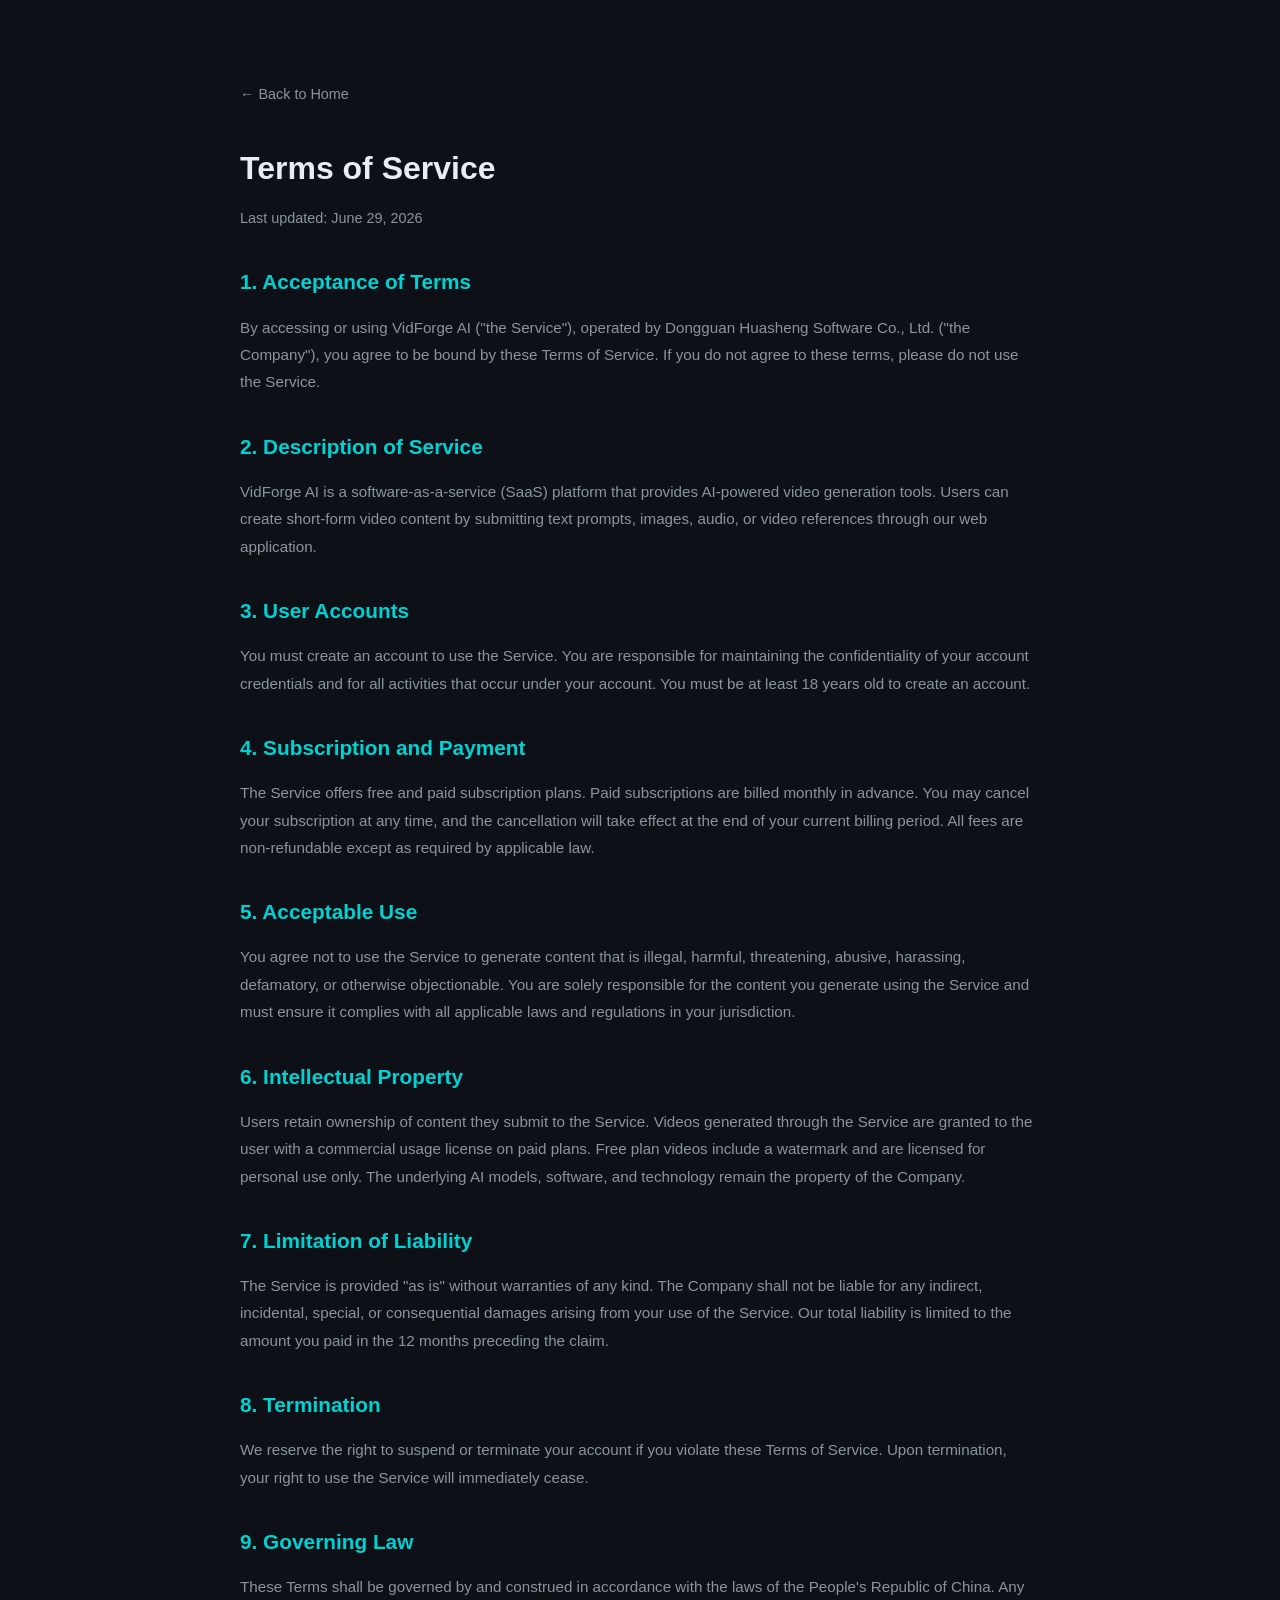
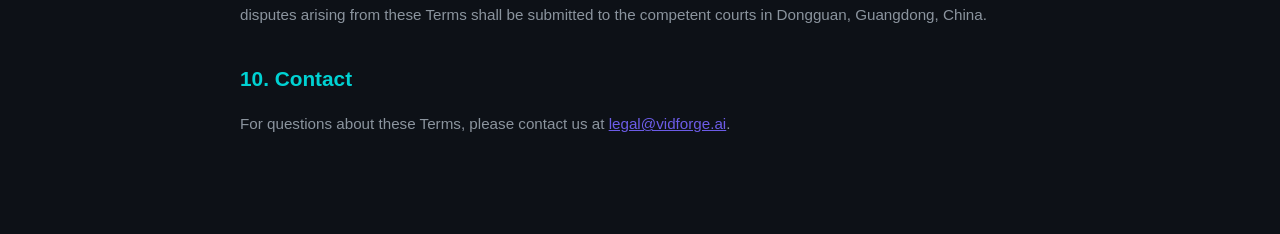
<file: terms.html>
<!DOCTYPE html>
<html lang="en">
<head>
    <meta charset="UTF-8">
    <meta name="viewport" content="width=device-width, initial-scale=1.0">
    <title>Terms of Service - VidForge AI</title>
    <style>
        * { margin: 0; padding: 0; box-sizing: border-box; }
        body { font-family: -apple-system, BlinkMacSystemFont, 'Segoe UI', Roboto, sans-serif; background: #0D1117; color: #E6EDF3; line-height: 1.8; padding: 2rem; }
        .container { max-width: 800px; margin: 0 auto; padding: 3rem 0; }
        h1 { font-size: 2rem; margin-bottom: 0.5rem; }
        .updated { color: #8B949E; margin-bottom: 2rem; font-size: 0.9rem; }
        h2 { font-size: 1.3rem; margin: 2rem 0 0.8rem; color: #00D2D3; }
        p { color: #8B949E; margin-bottom: 1rem; font-size: 0.95rem; }
        a { color: #6C5CE7; }
        .back { display: inline-block; margin-bottom: 2rem; color: #8B949E; text-decoration: none; font-size: 0.9rem; }
        .back:hover { color: #E6EDF3; }
    </style>
</head>
<body>
<div class="container">
    <a href="/" class="back">← Back to Home</a>
    <h1>Terms of Service</h1>
    <p class="updated">Last updated: June 29, 2026</p>

    <h2>1. Acceptance of Terms</h2>
    <p>By accessing or using VidForge AI ("the Service"), operated by Dongguan Huasheng Software Co., Ltd. ("the Company"), you agree to be bound by these Terms of Service. If you do not agree to these terms, please do not use the Service.</p>

    <h2>2. Description of Service</h2>
    <p>VidForge AI is a software-as-a-service (SaaS) platform that provides AI-powered video generation tools. Users can create short-form video content by submitting text prompts, images, audio, or video references through our web application.</p>

    <h2>3. User Accounts</h2>
    <p>You must create an account to use the Service. You are responsible for maintaining the confidentiality of your account credentials and for all activities that occur under your account. You must be at least 18 years old to create an account.</p>

    <h2>4. Subscription and Payment</h2>
    <p>The Service offers free and paid subscription plans. Paid subscriptions are billed monthly in advance. You may cancel your subscription at any time, and the cancellation will take effect at the end of your current billing period. All fees are non-refundable except as required by applicable law.</p>

    <h2>5. Acceptable Use</h2>
    <p>You agree not to use the Service to generate content that is illegal, harmful, threatening, abusive, harassing, defamatory, or otherwise objectionable. You are solely responsible for the content you generate using the Service and must ensure it complies with all applicable laws and regulations in your jurisdiction.</p>

    <h2>6. Intellectual Property</h2>
    <p>Users retain ownership of content they submit to the Service. Videos generated through the Service are granted to the user with a commercial usage license on paid plans. Free plan videos include a watermark and are licensed for personal use only. The underlying AI models, software, and technology remain the property of the Company.</p>

    <h2>7. Limitation of Liability</h2>
    <p>The Service is provided "as is" without warranties of any kind. The Company shall not be liable for any indirect, incidental, special, or consequential damages arising from your use of the Service. Our total liability is limited to the amount you paid in the 12 months preceding the claim.</p>

    <h2>8. Termination</h2>
    <p>We reserve the right to suspend or terminate your account if you violate these Terms of Service. Upon termination, your right to use the Service will immediately cease.</p>

    <h2>9. Governing Law</h2>
    <p>These Terms shall be governed by and construed in accordance with the laws of the People's Republic of China. Any disputes arising from these Terms shall be submitted to the competent courts in Dongguan, Guangdong, China.</p>

    <h2>10. Contact</h2>
    <p>For questions about these Terms, please contact us at <a href="mailto:legal@vidforge.ai">legal@vidforge.ai</a>.</p>
</div>
</body>
</html>
</file>
